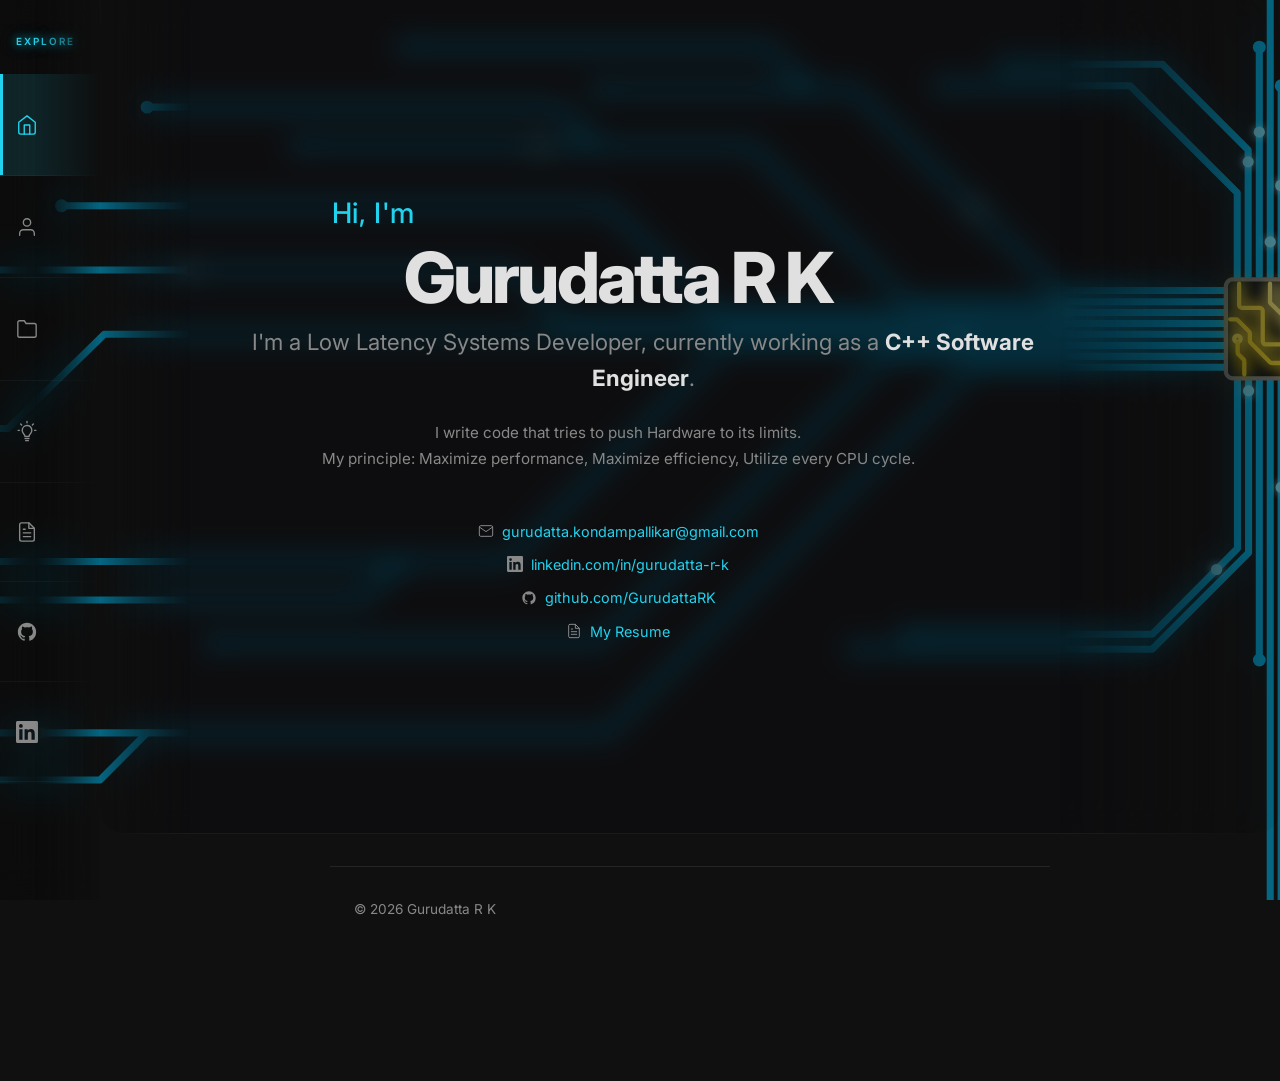
<file: index.html>
<!DOCTYPE html>
<html lang="en">
<head>
<meta charset="UTF-8">
<meta name="viewport" content="width=device-width, initial-scale=1">
<meta name="description" content="Gurudatta R K — Systems programmer. Portfolio of low-latency systems, x86-64 assembly, and performance engineering.">
<title>Gurudatta R K</title>
<link rel="stylesheet" href="style.css">
<link rel="icon" href="data:image/svg+xml,%3Csvg xmlns='http://www.w3.org/2000/svg' viewBox='0 0 100 100'%3E%3Ctext y='.9em' font-size='90'%3E%E2%9A%A1%3C/text%3E%3C/svg%3E">
</head>
<body class="has-sidenav">
<object class="circuit-bg" data="assets/circuit.svg" type="image/svg+xml"></object>

<nav class="sidenav a1">
  <div class="sidenav-brand">
    <span class="sidenav-brand-dot"></span>
    Explore
  </div>
  <div class="sidenav-links">
    <a href="index.html" class="sidenav-btn active">
      <svg viewBox="0 0 24 24" xmlns="http://www.w3.org/2000/svg"><path d="M3 9l9-7 9 7v11a2 2 0 01-2 2H5a2 2 0 01-2-2z" stroke-linecap="round" stroke-linejoin="round"/><path d="M9 22V12h6v10" stroke-linecap="round" stroke-linejoin="round"/></svg>
      <span>Home</span>
    </a>
    <a href="about.html" class="sidenav-btn">
      <svg viewBox="0 0 24 24" xmlns="http://www.w3.org/2000/svg"><path d="M20 21v-2a4 4 0 00-4-4H8a4 4 0 00-4 4v2" stroke-linecap="round" stroke-linejoin="round"/><circle cx="12" cy="7" r="4"/></svg>
      <span>About</span>
    </a>
    <a href="projects.html" class="sidenav-btn">
      <svg viewBox="0 0 24 24" xmlns="http://www.w3.org/2000/svg"><path d="M22 19a2 2 0 01-2 2H4a2 2 0 01-2-2V5a2 2 0 012-2h5l2 3h9a2 2 0 012 2z" stroke-linecap="round" stroke-linejoin="round"/></svg>
      <span>Projects</span>
    </a>
    <a href="thoughts.html" class="sidenav-btn">
      <svg viewBox="0 0 32 32" xmlns="http://www.w3.org/2000/svg" class="bulb"><path d="M16,7a8.36,8.36,0,0,0-8,8,8.4,8.4,0,0,0,2.29,5.7A4.56,4.56,0,0,1,12,24a1,1,0,0,0,1,1h6a1,1,0,0,0,1-1,4.46,4.46,0,0,1,1.69-3.28A7.87,7.87,0,0,0,24,15a8.17,8.17,0,0,0-2.44-5.83A7.67,7.67,0,0,0,16,7Zm4.34,12.28A6.87,6.87,0,0,0,18.09,23H13.91a7,7,0,0,0-2.2-3.71A6.41,6.41,0,0,1,10,15a6.29,6.29,0,0,1,6-6,5.63,5.63,0,0,1,4.13,1.6A6.16,6.16,0,0,1,22,15,5.93,5.93,0,0,1,20.31,19.28Z"/><path d="M19,26H13a1,1,0,0,0,0,2h6a1,1,0,0,0,0-2Z"/><path d="M18,29H14a1,1,0,0,0,0,2h4a1,1,0,0,0,0-2Z"/><path d="M16,5a1,1,0,0,0,1-1V2a1,1,0,0,0-2,0V4A1,1,0,0,0,16,5Z"/><path d="M5,14H3a1,1,0,0,0,0,2H5a1,1,0,0,0,0-2Z"/><path d="M29,14H27a1,1,0,0,0,0,2h2a1,1,0,0,0,0-2Z"/><path d="M25.9,5.1a1,1,0,0,0-1.41,0L23.07,6.51a1,1,0,0,0,0,1.42,1,1,0,0,0,.71.29,1,1,0,0,0,.71-.29L25.9,6.51A1,1,0,0,0,25.9,5.1Z"/><path d="M8.93,7.93a1,1,0,0,0,0-1.42L7.51,5.1A1,1,0,0,0,6.1,6.51L7.51,7.93a1,1,0,0,0,.71.29A1,1,0,0,0,8.93,7.93Z"/></svg>
      <span>Thoughts</span>
    </a>
  </div>
  <div class="sidenav-links">
    <a href="Gurudatta_Resume.pdf" target="_blank" class="sidenav-btn sidenav-ext">
      <svg viewBox="0 0 24 24" xmlns="http://www.w3.org/2000/svg"><path d="M14 2H6a2 2 0 00-2 2v16a2 2 0 002 2h12a2 2 0 002-2V8z" stroke-linecap="round" stroke-linejoin="round"/><path d="M14 2v6h6M16 13H8M16 17H8M10 9H8" stroke-linecap="round" stroke-linejoin="round"/></svg>
      <span>Resume</span>
    </a>
    <a href="https://github.com/GurudattaRK" target="_blank" rel="noopener" class="sidenav-btn sidenav-ext">
      <svg viewBox="0 0 24 24" xmlns="http://www.w3.org/2000/svg" class="fill-icon"><path d="M12 2C6.477 2 2 6.484 2 12.017c0 4.425 2.865 8.18 6.839 9.504.5.092.682-.217.682-.483 0-.237-.008-.868-.013-1.703-2.782.605-3.369-1.343-3.369-1.343-.454-1.158-1.11-1.466-1.11-1.466-.908-.62.069-.608.069-.608 1.003.07 1.531 1.032 1.531 1.032.892 1.53 2.341 1.088 2.91.832.092-.647.35-1.088.636-1.338-2.22-.253-4.555-1.113-4.555-4.951 0-1.093.39-1.988 1.029-2.688-.103-.253-.446-1.272.098-2.65 0 0 .84-.27 2.75 1.026A9.564 9.564 0 0112 6.844c.85.004 1.705.115 2.504.337 1.909-1.296 2.747-1.027 2.747-1.027.546 1.379.202 2.398.1 2.651.64.7 1.028 1.595 1.028 2.688 0 3.848-2.339 4.695-4.566 4.943.359.309.678.92.678 1.855 0 1.338-.012 2.419-.012 2.747 0 .268.18.58.688.482A10.019 10.019 0 0022 12.017C22 6.484 17.522 2 12 2z"/></svg>
      <span>GitHub</span>
    </a>
    <a href="https://www.linkedin.com/in/gurudatta-r-k/" target="_blank" rel="noopener" class="sidenav-btn sidenav-ext">
      <svg viewBox="0 0 24 24" xmlns="http://www.w3.org/2000/svg" class="fill-icon"><path d="M20.447 20.452h-3.554v-5.569c0-1.328-.027-3.037-1.852-3.037-1.853 0-2.136 1.445-2.136 2.939v5.667H9.351V9h3.414v1.561h.046c.477-.9 1.637-1.85 3.37-1.85 3.601 0 4.267 2.37 4.267 5.455v6.286zM5.337 7.433a2.062 2.062 0 01-2.063-2.065 2.064 2.064 0 112.063 2.065zm1.782 13.019H3.555V9h3.564v11.452zM22.225 0H1.771C.792 0 0 .774 0 1.729v20.542C0 23.227.792 24 1.771 24h20.451C23.2 24 24 23.227 24 22.271V1.729C24 .774 23.2 0 22.222 0h.003z"/></svg>
      <span>LinkedIn</span>
    </a>
  </div>
</nav>

<main>
  <section class="hero">
    <p class="hi a1">Hi, I'm</p>
    <h1 class="a1">Gurudatta R K</h1>
    <p class="tagline tagline-right a2"><span class="norm">I'm a Low Latency Systems Developer, currently working as a </span><span class="bold">C++ Software Engineer</span><span class="norm">.</span></p>
    <p class="hero-bio a3">I write code that tries to push Hardware to its limits.<br>My principle: Maximize performance, Maximize efficiency, Utilize every CPU cycle.</p>
    <div class="hero-contact a4">
      <div class="hero-contact-item">
        <svg viewBox="0 0 24 24" xmlns="http://www.w3.org/2000/svg"><path d="M4 4h16c1.1 0 2 .9 2 2v12c0 1.1-.9 2-2 2H4c-1.1 0-2-.9-2-2V6c0-1.1.9-2 2-2z" stroke="currentColor" stroke-width="1.5" fill="none"/><path d="M22 6l-10 7L2 6" stroke="currentColor" stroke-width="1.5" fill="none"/></svg>
        <span class="email-select">gurudatta.kondampallikar@gmail.com</span>
      </div>
      <div class="hero-contact-item">
        <svg viewBox="0 0 24 24" xmlns="http://www.w3.org/2000/svg" class="fill-icon"><path d="M20.447 20.452h-3.554v-5.569c0-1.328-.027-3.037-1.852-3.037-1.853 0-2.136 1.445-2.136 2.939v5.667H9.351V9h3.414v1.561h.046c.477-.9 1.637-1.85 3.37-1.85 3.601 0 4.267 2.37 4.267 5.455v6.286zM5.337 7.433a2.062 2.062 0 01-2.063-2.065 2.064 2.064 0 112.063 2.065zm1.782 13.019H3.555V9h3.564v11.452zM22.225 0H1.771C.792 0 0 .774 0 1.729v20.542C0 23.227.792 24 1.771 24h20.451C23.2 24 24 23.227 24 22.271V1.729C24 .774 23.2 0 22.222 0h.003z"/></svg>
        <a href="https://www.linkedin.com/in/gurudatta-r-k/" target="_blank" rel="noopener">linkedin.com/in/gurudatta-r-k</a>
      </div>
      <div class="hero-contact-item">
        <svg viewBox="0 0 24 24" xmlns="http://www.w3.org/2000/svg" class="fill-icon"><path d="M12 2C6.477 2 2 6.484 2 12.017c0 4.425 2.865 8.18 6.839 9.504.5.092.682-.217.682-.483 0-.237-.008-.868-.013-1.703-2.782.605-3.369-1.343-3.369-1.343-.454-1.158-1.11-1.466-1.11-1.466-.908-.62.069-.608.069-.608 1.003.07 1.531 1.032 1.531 1.032.892 1.53 2.341 1.088 2.91.832.092-.647.35-1.088.636-1.338-2.22-.253-4.555-1.113-4.555-4.951 0-1.093.39-1.988 1.029-2.688-.103-.253-.446-1.272.098-2.65 0 0 .84-.27 2.75 1.026A9.564 9.564 0 0112 6.844c.85.004 1.705.115 2.504.337 1.909-1.296 2.747-1.027 2.747-1.027.546 1.379.202 2.398.1 2.651.64.7 1.028 1.595 1.028 2.688 0 3.848-2.339 4.695-4.566 4.943.359.309.678.92.678 1.855 0 1.338-.012 2.419-.012 2.747 0 .268.18.58.688.482A10.019 10.019 0 0022 12.017C22 6.484 17.522 2 12 2z"/></svg>
        <a href="https://github.com/GurudattaRK" target="_blank" rel="noopener">github.com/GurudattaRK</a>
      </div>
      <div class="hero-contact-item">
        <svg viewBox="0 0 24 24" xmlns="http://www.w3.org/2000/svg"><path d="M14 2H6a2 2 0 00-2 2v16a2 2 0 002 2h12a2 2 0 002-2V8z" stroke="currentColor" stroke-width="1.5" fill="none"/><path d="M14 2v6h6M16 13H8M16 17H8M10 9H8" stroke="currentColor" stroke-width="1.5" fill="none" stroke-linecap="round"/></svg>
        <a href="Gurudatta_Resume.pdf" target="_blank" rel="noopener">My Resume</a>
      </div>
    </div>
  </section>
</main>

<footer>
  <span>&copy; 2026 Gurudatta R K</span>
</footer>

  <nav class="mobile-nav">
    <a href="index.html" class="mobile-nav-btn active"><svg viewBox="0 0 24 24"><path d="M3 9l9-7 9 7v11a2 2 0 01-2 2H5a2 2 0 01-2-2z"/><path d="M9 22V12h6v10"/></svg><span>Home</span></a>
    <a href="about.html" class="mobile-nav-btn"><svg viewBox="0 0 24 24"><path d="M20 21v-2a4 4 0 00-4-4H8a4 4 0 00-4 4v2"/><circle cx="12" cy="7" r="4"/></svg><span>About</span></a>
    <a href="projects.html" class="mobile-nav-btn"><svg viewBox="0 0 24 24"><path d="M22 19a2 2 0 01-2 2H4a2 2 0 01-2-2V5a2 2 0 012-2h5l2 3h9a2 2 0 012 2z"/></svg><span>Projects</span></a>
    <a href="thoughts.html" class="mobile-nav-btn"><svg viewBox="0 0 24 24"><path d="M12 20h9"/><path d="M16.5 3.5a2.121 2.121 0 013 3L7 19l-4 1 1-4L16.5 3.5z"/></svg><span>Thoughts</span></a>
    <a href="https://github.com/GurudattaRK" target="_blank" rel="noopener" class="mobile-nav-btn"><svg viewBox="0 0 24 24" class="fill-icon"><path d="M12 2C6.477 2 2 6.484 2 12.017c0 4.425 2.865 8.18 6.839 9.504.5.092.682-.217.682-.483 0-.237-.008-.868-.013-1.703-2.782.605-3.369-1.343-3.369-1.343-.454-1.158-1.11-1.466-1.11-1.466-.908-.62.069-.608.069-.608 1.003.07 1.531 1.032 1.531 1.032.892 1.53 2.341 1.088 2.91.832.092-.647.35-1.088.636-1.338-2.22-.253-4.555-1.113-4.555-4.951 0-1.093.39-1.988 1.029-2.688-.103-.253-.446-1.272.098-2.65 0 0 .84-.27 2.75 1.026A9.564 9.564 0 0112 6.844c.85.004 1.705.115 2.504.337 1.909-1.296 2.747-1.027 2.747-1.027.546 1.379.202 2.398.1 2.651.64.7 1.028 1.595 1.028 2.688 0 3.848-2.339 4.695-4.566 4.943.359.309.678.92.678 1.855 0 1.338-.012 2.419-.012 2.747 0 .268.18.58.688.482A10.019 10.019 0 0022 12.017C22 6.484 17.522 2 12 2z"/></svg><span>GitHub</span></a>
  </nav>
</body>
</html>
</file>
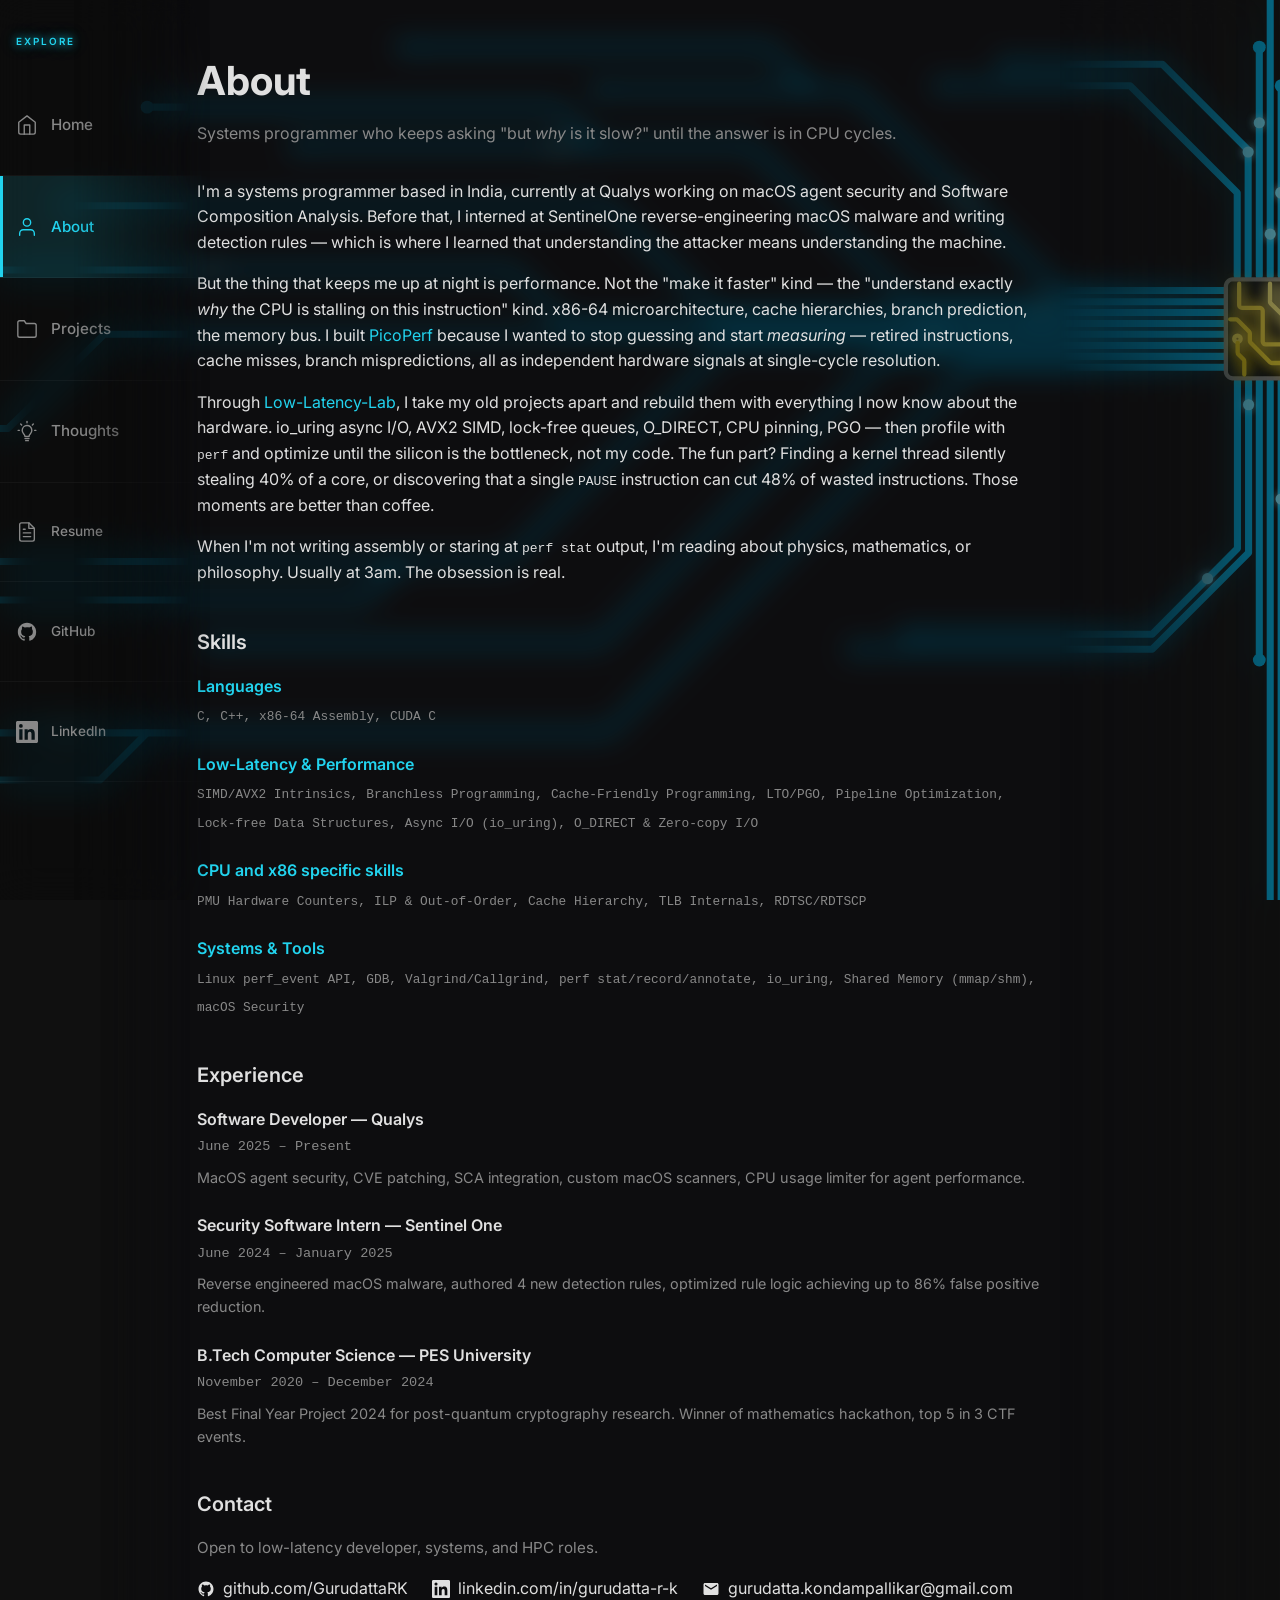
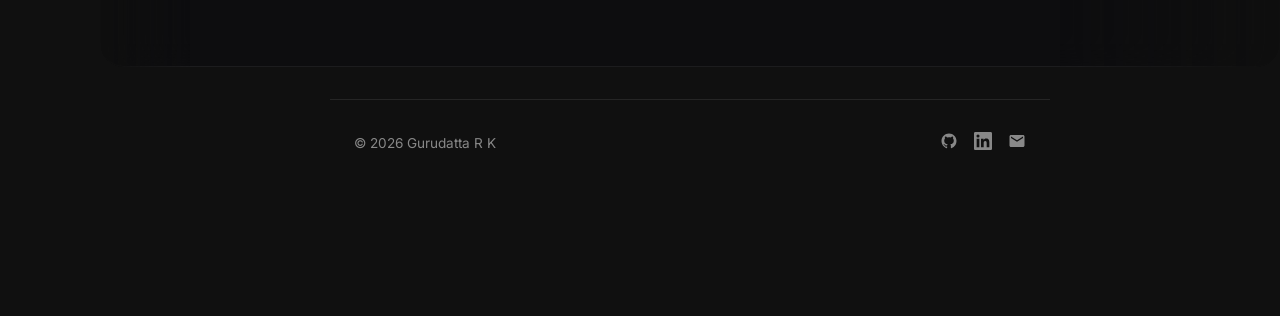
<file: about.html>
<!DOCTYPE html>
<html lang="en">

<head>
  <meta charset="UTF-8">
  <meta name="viewport" content="width=device-width, initial-scale=1">
  <meta name="description"
    content="About Gurudatta R K — systems programmer, low-latency engineer, and hardware performance enthusiast.">
  <title>About — Gurudatta R K</title>
  <link rel="stylesheet" href="style.css">
  <link rel="icon"
    href="data:image/svg+xml,%3Csvg xmlns='http://www.w3.org/2000/svg' viewBox='0 0 100 100'%3E%3Ctext y='.9em' font-size='90'%3E%E2%9A%A1%3C/text%3E%3C/svg%3E">
</head>

<body class="has-sidenav">
  <object class="circuit-bg" data="assets/circuit.svg" type="image/svg+xml"></object>

  <nav class="sidenav a1">
    <div class="sidenav-brand">
      <span class="sidenav-brand-dot"></span>
      Explore
    </div>
    <div class="sidenav-links">
      <a href="index.html" class="sidenav-btn">
        <svg viewBox="0 0 24 24" xmlns="http://www.w3.org/2000/svg"><path d="M3 9l9-7 9 7v11a2 2 0 01-2 2H5a2 2 0 01-2-2z" stroke-linecap="round" stroke-linejoin="round"/><path d="M9 22V12h6v10" stroke-linecap="round" stroke-linejoin="round"/></svg>
        <span>Home</span>
      </a>
      <a href="about.html" class="sidenav-btn active">
        <svg viewBox="0 0 24 24" xmlns="http://www.w3.org/2000/svg"><path d="M20 21v-2a4 4 0 00-4-4H8a4 4 0 00-4 4v2" stroke-linecap="round" stroke-linejoin="round"/><circle cx="12" cy="7" r="4"/></svg>
        <span>About</span>
      </a>
      <a href="projects.html" class="sidenav-btn">
        <svg viewBox="0 0 24 24" xmlns="http://www.w3.org/2000/svg"><path d="M22 19a2 2 0 01-2 2H4a2 2 0 01-2-2V5a2 2 0 012-2h5l2 3h9a2 2 0 012 2z" stroke-linecap="round" stroke-linejoin="round"/></svg>
        <span>Projects</span>
      </a>
      <a href="thoughts.html" class="sidenav-btn">
        <svg viewBox="0 0 32 32" xmlns="http://www.w3.org/2000/svg" class="bulb"><path d="M16,7a8.36,8.36,0,0,0-8,8,8.4,8.4,0,0,0,2.29,5.7A4.56,4.56,0,0,1,12,24a1,1,0,0,0,1,1h6a1,1,0,0,0,1-1,4.46,4.46,0,0,1,1.69-3.28A7.87,7.87,0,0,0,24,15a8.17,8.17,0,0,0-2.44-5.83A7.67,7.67,0,0,0,16,7Zm4.34,12.28A6.87,6.87,0,0,0,18.09,23H13.91a7,7,0,0,0-2.2-3.71A6.41,6.41,0,0,1,10,15a6.29,6.29,0,0,1,6-6,5.63,5.63,0,0,1,4.13,1.6A6.16,6.16,0,0,1,22,15,5.93,5.93,0,0,1,20.31,19.28Z"/><path d="M19,26H13a1,1,0,0,0,0,2h6a1,1,0,0,0,0-2Z"/><path d="M18,29H14a1,1,0,0,0,0,2h4a1,1,0,0,0,0-2Z"/><path d="M16,5a1,1,0,0,0,1-1V2a1,1,0,0,0-2,0V4A1,1,0,0,0,16,5Z"/><path d="M5,14H3a1,1,0,0,0,0,2H5a1,1,0,0,0,0-2Z"/><path d="M29,14H27a1,1,0,0,0,0,2h2a1,1,0,0,0,0-2Z"/><path d="M25.9,5.1a1,1,0,0,0-1.41,0L23.07,6.51a1,1,0,0,0,0,1.42,1,1,0,0,0,.71.29,1,1,0,0,0,.71-.29L25.9,6.51A1,1,0,0,0,25.9,5.1Z"/><path d="M8.93,7.93a1,1,0,0,0,0-1.42L7.51,5.1A1,1,0,0,0,6.1,6.51L7.51,7.93a1,1,0,0,0,.71.29A1,1,0,0,0,8.93,7.93Z"/></svg>
        <span>Thoughts</span>
      </a>
    </div>
    <div class="sidenav-divider"></div>
    <div class="sidenav-links">
      <a href="Gurudatta_Resume.pdf" target="_blank" class="sidenav-btn sidenav-ext">
        <svg viewBox="0 0 24 24" xmlns="http://www.w3.org/2000/svg"><path d="M14 2H6a2 2 0 00-2 2v16a2 2 0 002 2h12a2 2 0 002-2V8z" stroke-linecap="round" stroke-linejoin="round"/><path d="M14 2v6h6M16 13H8M16 17H8M10 9H8" stroke-linecap="round" stroke-linejoin="round"/></svg>
        <span>Resume</span>
      </a>
      <a href="https://github.com/GurudattaRK" target="_blank" rel="noopener" class="sidenav-btn sidenav-ext">
        <svg viewBox="0 0 24 24" xmlns="http://www.w3.org/2000/svg" class="fill-icon"><path d="M12 2C6.477 2 2 6.484 2 12.017c0 4.425 2.865 8.18 6.839 9.504.5.092.682-.217.682-.483 0-.237-.008-.868-.013-1.703-2.782.605-3.369-1.343-3.369-1.343-.454-1.158-1.11-1.466-1.11-1.466-.908-.62.069-.608.069-.608 1.003.07 1.531 1.032 1.531 1.032.892 1.53 2.341 1.088 2.91.832.092-.647.35-1.088.636-1.338-2.22-.253-4.555-1.113-4.555-4.951 0-1.093.39-1.988 1.029-2.688-.103-.253-.446-1.272.098-2.65 0 0 .84-.27 2.75 1.026A9.564 9.564 0 0112 6.844c.85.004 1.705.115 2.504.337 1.909-1.296 2.747-1.027 2.747-1.027.546 1.379.202 2.398.1 2.651.64.7 1.028 1.595 1.028 2.688 0 3.848-2.339 4.695-4.566 4.943.359.309.678.92.678 1.855 0 1.338-.012 2.419-.012 2.747 0 .268.18.58.688.482A10.019 10.019 0 0022 12.017C22 6.484 17.522 2 12 2z"/></svg>
        <span>GitHub</span>
      </a>
      <a href="https://www.linkedin.com/in/gurudatta-r-k/" target="_blank" rel="noopener" class="sidenav-btn sidenav-ext">
        <svg viewBox="0 0 24 24" xmlns="http://www.w3.org/2000/svg" class="fill-icon"><path d="M20.447 20.452h-3.554v-5.569c0-1.328-.027-3.037-1.852-3.037-1.853 0-2.136 1.445-2.136 2.939v5.667H9.351V9h3.414v1.561h.046c.477-.9 1.637-1.85 3.37-1.85 3.601 0 4.267 2.37 4.267 5.455v6.286zM5.337 7.433a2.062 2.062 0 01-2.063-2.065 2.064 2.064 0 112.063 2.065zm1.782 13.019H3.555V9h3.564v11.452zM22.225 0H1.771C.792 0 0 .774 0 1.729v20.542C0 23.227.792 24 1.771 24h20.451C23.2 24 24 23.227 24 22.271V1.729C24 .774 23.2 0 22.222 0h.003z"/></svg>
        <span>LinkedIn</span>
      </a>
    </div>
  </nav>

  <main>
    <h1 class="page-title a1">About</h1>
    <p class="page-sub a2">Systems programmer who keeps asking "but <em>why</em> is it slow?" until the answer is in CPU cycles.</p>


    <section class="a3" style="margin-bottom:2.5rem">
      <p style="margin-bottom:1rem">I'm a systems programmer based in India, currently at Qualys working on macOS
        agent security and Software Composition Analysis. Before that, I interned at SentinelOne reverse-engineering
        macOS malware and writing detection rules — which is where I learned that understanding the attacker means
        understanding the machine.</p>
      <p style="margin-bottom:1rem">But the thing that keeps me up at night is performance. Not the "make it faster"
        kind — the "understand exactly <em>why</em> the CPU is stalling on this instruction" kind. x86-64
        microarchitecture, cache hierarchies, branch prediction, the memory bus. I built
        <a href="https://github.com/GurudattaRK/PicoPerf" target="_blank" rel="noopener" style="color:var(--accent);text-decoration:none">PicoPerf</a>
        because I wanted to stop guessing and start <em>measuring</em> — retired instructions, cache misses, branch
        mispredictions, all as independent hardware signals at single-cycle resolution.</p>
      <p style="margin-bottom:1rem">Through <a href="https://github.com/GurudattaRK/Low-Latency-Lab" target="_blank"
          rel="noopener" style="color:var(--accent);text-decoration:none">Low-Latency-Lab</a>,
        I take my old projects apart and rebuild them with everything I now know about the hardware. io_uring async I/O,
        AVX2 SIMD, lock-free queues, O_DIRECT, CPU pinning, PGO — then profile with <code>perf</code> and optimize until
        the silicon is the bottleneck, not my code. The fun part? Finding a kernel thread silently stealing 40% of a
        core, or discovering that a single <code>PAUSE</code> instruction can cut 48% of wasted instructions. Those
        moments are better than coffee.</p>
      <p>When I'm not writing assembly or staring at <code>perf stat</code> output, I'm reading about physics,
        mathematics, or philosophy. Usually at 3am. The obsession is real.</p>
    </section>

    <section class="a4" style="margin-bottom:2.5rem">
      <h2 style="font-size:1.25rem;font-weight:600;margin-bottom:1rem">Skills</h2>
      <div class="skills">
        <div class="skill-group">
          <h3>Languages</h3>
          <ul>
            <li>C,</li>
            <li>C++,</li>
            <li>x86-64 Assembly,</li>
            <li>CUDA C</li>
          </ul>
        </div>
        <div class="skill-group">
          <h3>Low-Latency & Performance</h3>
          <ul>
            <li>SIMD/AVX2 Intrinsics,</li>
            <li>Branchless Programming,</li>
            <li>Cache-Friendly Programming,</li>
            <li>LTO/PGO,</li>
            <li>Pipeline Optimization,</li>
            <li>Lock-free Data Structures,</li>
            <li>Async I/O (io_uring),</li>
            <li>O_DIRECT & Zero-copy I/O</li>
          </ul>
        </div>
        <div class="skill-group">
          <h3>CPU and x86 specific skills</h3>
          <ul>
            <li>PMU Hardware Counters,</li>
            <li>ILP & Out-of-Order,</li>
            <li>Cache Hierarchy,</li>
            <li>TLB Internals,</li>
            <li>RDTSC/RDTSCP</li>
          </ul>
        </div>
        <div class="skill-group">
          <h3>Systems & Tools</h3>
          <ul>
            <li>Linux perf_event API,</li>
            <li>GDB,</li>
            <li>Valgrind/Callgrind,</li>
            <li>perf stat/record/annotate,</li>
            <li>io_uring,</li>
            <li>Shared Memory (mmap/shm),</li>
            <li>macOS Security</li>
          </ul>
        </div>
      </div>
    </section>

    <section style="margin-bottom:2.5rem">
      <h2 style="font-size:1.25rem;font-weight:600;margin-bottom:1rem">Experience</h2>
      <div class="exp-item">
        <h4>Software Developer — Qualys</h4>
        <div class="exp-meta">June 2025 &ndash; Present</div>
        <p>MacOS agent security, CVE patching, SCA integration, custom macOS scanners, CPU usage limiter for agent
          performance.</p>
      </div>
      <div class="exp-item">
        <h4>Security Software Intern — Sentinel One</h4>
        <div class="exp-meta">June 2024 &ndash; January 2025</div>
        <p>Reverse engineered macOS malware, authored 4 new detection rules, optimized rule logic achieving up to 86%
          false positive reduction.</p>
      </div>
      <div class="exp-item">
        <h4>B.Tech Computer Science — PES University</h4>
        <div class="exp-meta">November 2020 &ndash; December 2024</div>
        <p>Best Final Year Project 2024 for post-quantum cryptography research. Winner of mathematics hackathon, top 5
          in 3 CTF events.</p>
      </div>
    </section>

    <section>
      <h2 style="font-size:1.25rem;font-weight:600;margin-bottom:1rem">Contact</h2>
      <p style="color:var(--muted);font-size:.95rem;margin-bottom:.5rem">Open to low-latency developer, systems, and HPC
        roles.</p>
      <div class="contact-links">
        <a href="https://github.com/GurudattaRK" target="_blank" rel="noopener">
          <svg>
            <use href="assets/icons.svg#github" />
          </svg> github.com/GurudattaRK
        </a>
        <a href="https://www.linkedin.com/in/gurudatta-r-k/" target="_blank" rel="noopener">
          <svg>
            <use href="assets/icons.svg#linkedin" />
          </svg> linkedin.com/in/gurudatta-r-k
        </a>
        <a href="mailto:gurudatta.kondampallikar@gmail.com">
          <svg>
            <use href="assets/icons.svg#email" />
          </svg> gurudatta.kondampallikar@gmail.com
        </a>
      </div>
    </section>
  </main>

  <footer>
    <span>&copy; 2026 Gurudatta R K</span>
    <div class="social">
      <a href="https://github.com/GurudattaRK" target="_blank" rel="noopener" aria-label="GitHub">
        <svg>
          <use href="assets/icons.svg#github" />
        </svg>
      </a>
      <a href="https://www.linkedin.com/in/gurudatta-r-k/" target="_blank" rel="noopener" aria-label="LinkedIn">
        <svg>
          <use href="assets/icons.svg#linkedin" />
        </svg>
      </a>
      <a href="mailto:gurudatta.kondampallikar@gmail.com" aria-label="Email">
        <svg>
          <use href="assets/icons.svg#email" />
        </svg>
      </a>
    </div>
  </footer>

  <nav class="mobile-nav">
    <a href="index.html" class="mobile-nav-btn"><svg viewBox="0 0 24 24"><path d="M3 9l9-7 9 7v11a2 2 0 01-2 2H5a2 2 0 01-2-2z"/><path d="M9 22V12h6v10"/></svg><span>Home</span></a>
    <a href="about.html" class="mobile-nav-btn active"><svg viewBox="0 0 24 24"><path d="M20 21v-2a4 4 0 00-4-4H8a4 4 0 00-4 4v2"/><circle cx="12" cy="7" r="4"/></svg><span>About</span></a>
    <a href="projects.html" class="mobile-nav-btn"><svg viewBox="0 0 24 24"><path d="M22 19a2 2 0 01-2 2H4a2 2 0 01-2-2V5a2 2 0 012-2h5l2 3h9a2 2 0 012 2z"/></svg><span>Projects</span></a>
    <a href="thoughts.html" class="mobile-nav-btn"><svg viewBox="0 0 24 24"><path d="M12 20h9"/><path d="M16.5 3.5a2.121 2.121 0 013 3L7 19l-4 1 1-4L16.5 3.5z"/></svg><span>Thoughts</span></a>
    <a href="https://github.com/GurudattaRK" target="_blank" rel="noopener" class="mobile-nav-btn"><svg viewBox="0 0 24 24" class="fill-icon"><path d="M12 2C6.477 2 2 6.484 2 12.017c0 4.425 2.865 8.18 6.839 9.504.5.092.682-.217.682-.483 0-.237-.008-.868-.013-1.703-2.782.605-3.369-1.343-3.369-1.343-.454-1.158-1.11-1.466-1.11-1.466-.908-.62.069-.608.069-.608 1.003.07 1.531 1.032 1.531 1.032.892 1.53 2.341 1.088 2.91.832.092-.647.35-1.088.636-1.338-2.22-.253-4.555-1.113-4.555-4.951 0-1.093.39-1.988 1.029-2.688-.103-.253-.446-1.272.098-2.65 0 0 .84-.27 2.75 1.026A9.564 9.564 0 0112 6.844c.85.004 1.705.115 2.504.337 1.909-1.296 2.747-1.027 2.747-1.027.546 1.379.202 2.398.1 2.651.64.7 1.028 1.595 1.028 2.688 0 3.848-2.339 4.695-4.566 4.943.359.309.678.92.678 1.855 0 1.338-.012 2.419-.012 2.747 0 .268.18.58.688.482A10.019 10.019 0 0022 12.017C22 6.484 17.522 2 12 2z"/></svg><span>GitHub</span></a>
  </nav>
</body>

</html>
</file>
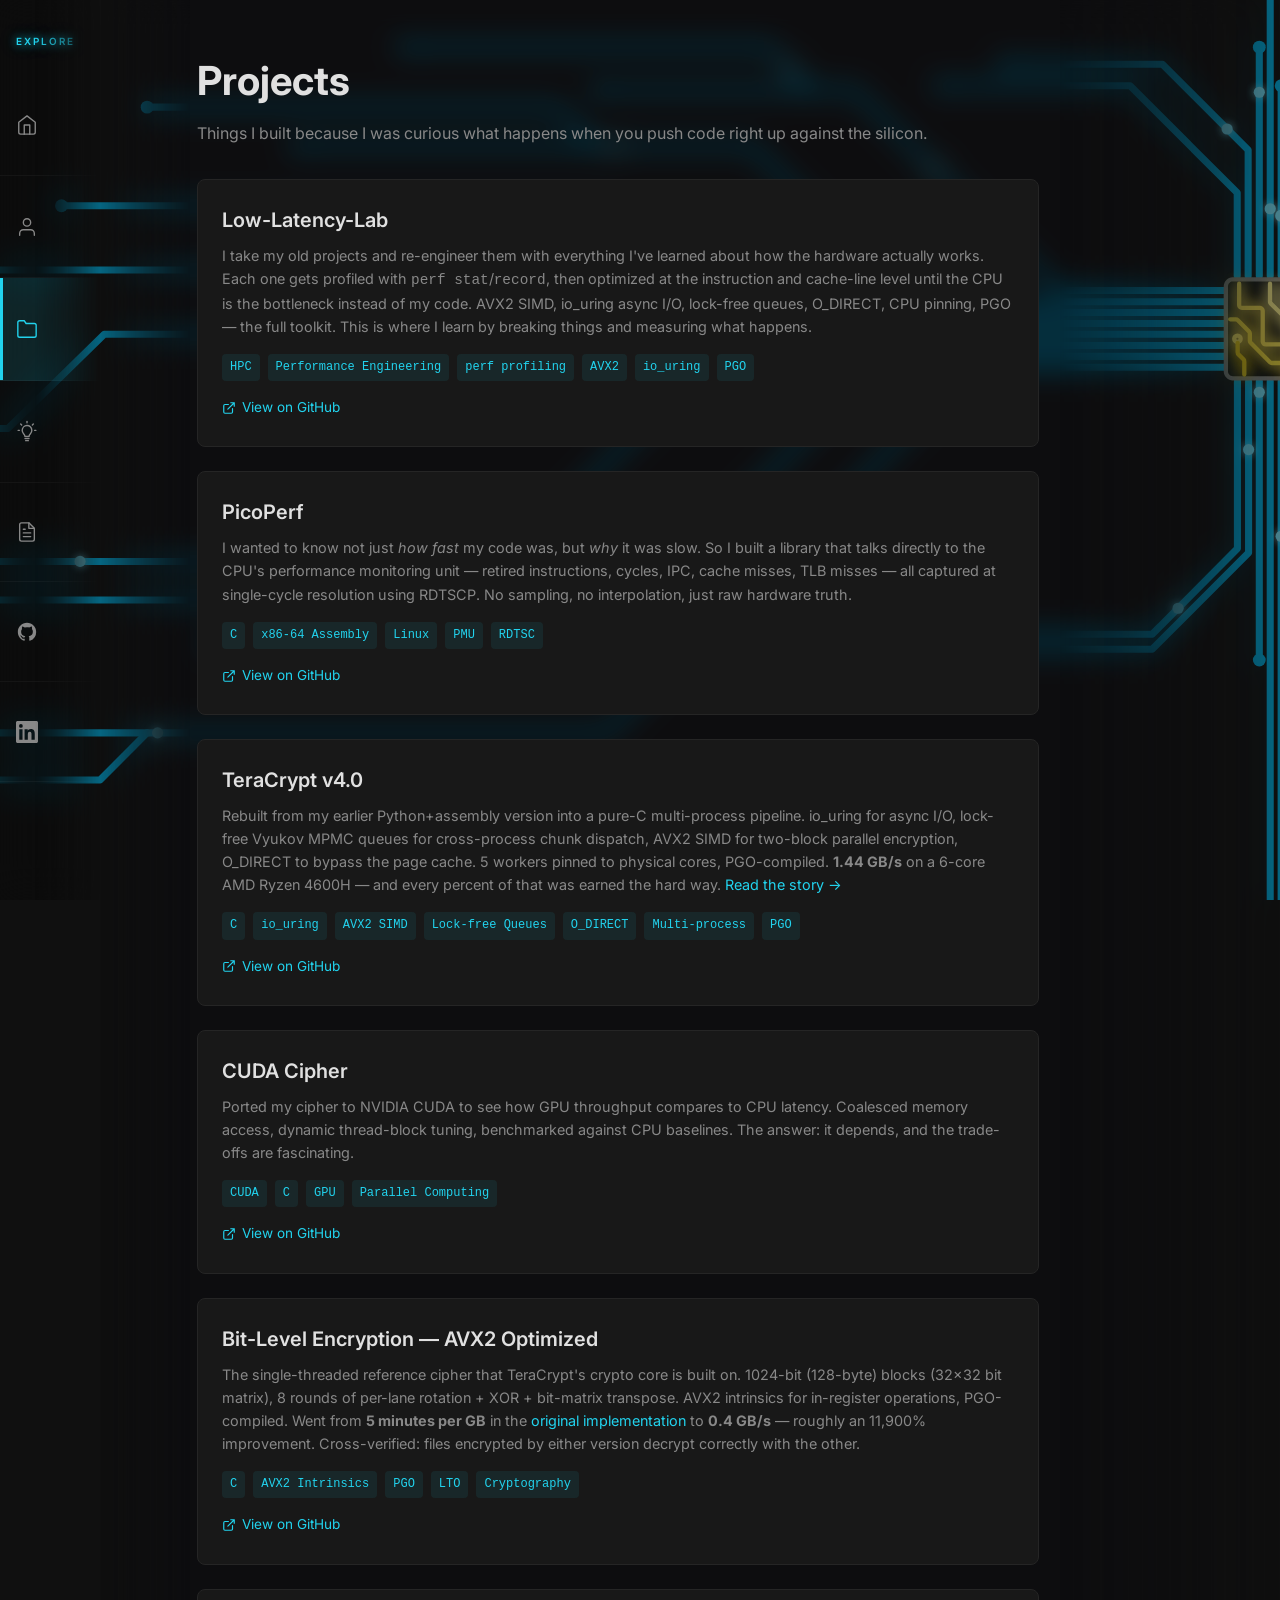
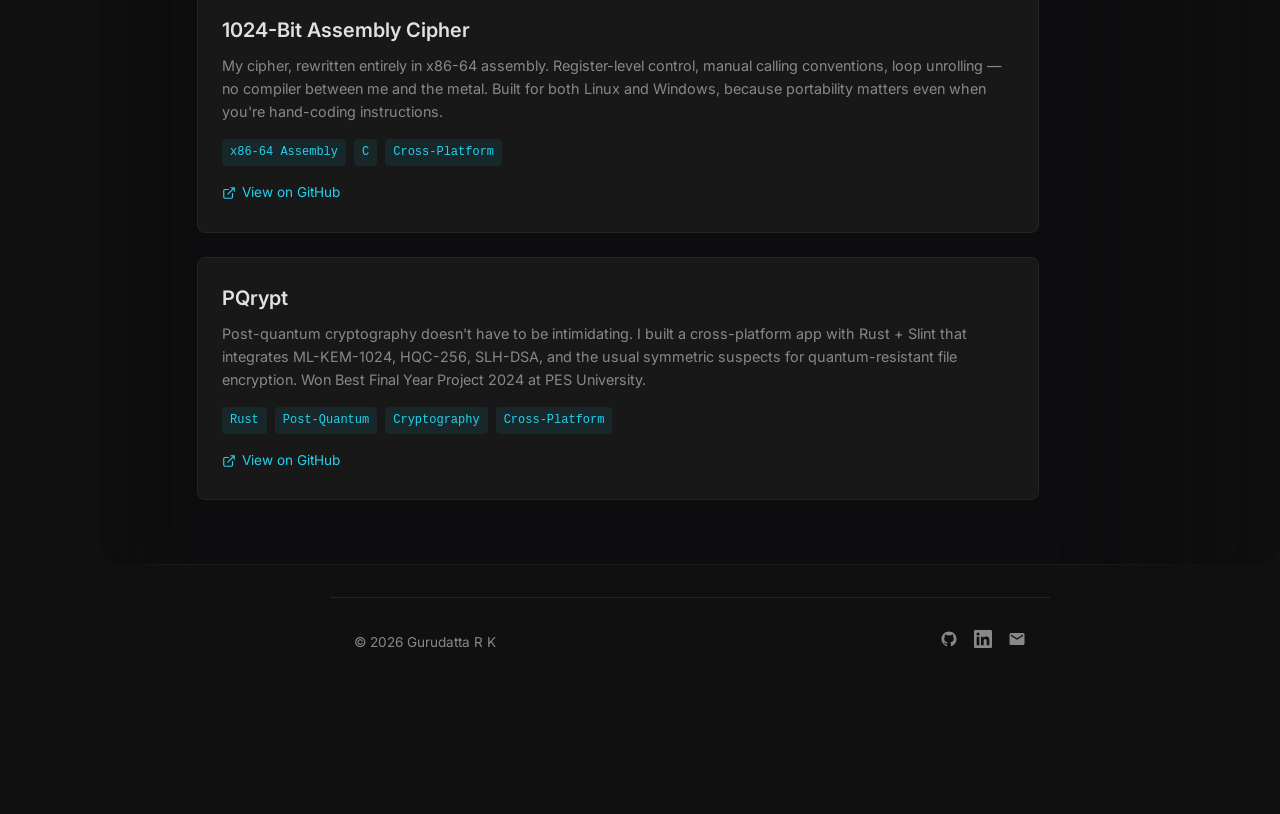
<file: projects.html>
<!DOCTYPE html>
<html lang="en">

<head>
  <meta charset="UTF-8">
  <meta name="viewport" content="width=device-width, initial-scale=1">
  <meta name="description"
    content="Projects by Gurudatta R K — Low-Latency-Lab, PicoPerf, TeraCrypt, Bit-Level Encryption, and more low-latency systems work.">
  <title>Projects — Gurudatta R K</title>
  <link rel="stylesheet" href="style.css">
  <link rel="icon"
    href="data:image/svg+xml,%3Csvg xmlns='http://www.w3.org/2000/svg' viewBox='0 0 100 100'%3E%3Ctext y='.9em' font-size='90'%3E%E2%9A%A1%3C/text%3E%3C/svg%3E">
</head>

<body class="has-sidenav">
  <object class="circuit-bg" data="assets/circuit.svg" type="image/svg+xml"></object>

  <nav class="sidenav a1">
    <div class="sidenav-brand">
      <span class="sidenav-brand-dot"></span>
      Explore
    </div>
    <div class="sidenav-links">
      <a href="index.html" class="sidenav-btn">
        <svg viewBox="0 0 24 24" xmlns="http://www.w3.org/2000/svg"><path d="M3 9l9-7 9 7v11a2 2 0 01-2 2H5a2 2 0 01-2-2z" stroke-linecap="round" stroke-linejoin="round"/><path d="M9 22V12h6v10" stroke-linecap="round" stroke-linejoin="round"/></svg>
        <span>Home</span>
      </a>
      <a href="about.html" class="sidenav-btn">
        <svg viewBox="0 0 24 24" xmlns="http://www.w3.org/2000/svg"><path d="M20 21v-2a4 4 0 00-4-4H8a4 4 0 00-4 4v2" stroke-linecap="round" stroke-linejoin="round"/><circle cx="12" cy="7" r="4"/></svg>
        <span>About</span>
      </a>
      <a href="projects.html" class="sidenav-btn active">
        <svg viewBox="0 0 24 24" xmlns="http://www.w3.org/2000/svg"><path d="M22 19a2 2 0 01-2 2H4a2 2 0 01-2-2V5a2 2 0 012-2h5l2 3h9a2 2 0 012 2z" stroke-linecap="round" stroke-linejoin="round"/></svg>
        <span>Projects</span>
      </a>
      <a href="thoughts.html" class="sidenav-btn">
        <svg viewBox="0 0 32 32" xmlns="http://www.w3.org/2000/svg" class="bulb"><path d="M16,7a8.36,8.36,0,0,0-8,8,8.4,8.4,0,0,0,2.29,5.7A4.56,4.56,0,0,1,12,24a1,1,0,0,0,1,1h6a1,1,0,0,0,1-1,4.46,4.46,0,0,1,1.69-3.28A7.87,7.87,0,0,0,24,15a8.17,8.17,0,0,0-2.44-5.83A7.67,7.67,0,0,0,16,7Zm4.34,12.28A6.87,6.87,0,0,0,18.09,23H13.91a7,7,0,0,0-2.2-3.71A6.41,6.41,0,0,1,10,15a6.29,6.29,0,0,1,6-6,5.63,5.63,0,0,1,4.13,1.6A6.16,6.16,0,0,1,22,15,5.93,5.93,0,0,1,20.31,19.28Z"/><path d="M19,26H13a1,1,0,0,0,0,2h6a1,1,0,0,0,0-2Z"/><path d="M18,29H14a1,1,0,0,0,0,2h4a1,1,0,0,0,0-2Z"/><path d="M16,5a1,1,0,0,0,1-1V2a1,1,0,0,0-2,0V4A1,1,0,0,0,16,5Z"/><path d="M5,14H3a1,1,0,0,0,0,2H5a1,1,0,0,0,0-2Z"/><path d="M29,14H27a1,1,0,0,0,0,2h2a1,1,0,0,0,0-2Z"/><path d="M25.9,5.1a1,1,0,0,0-1.41,0L23.07,6.51a1,1,0,0,0,0,1.42,1,1,0,0,0,.71.29,1,1,0,0,0,.71-.29L25.9,6.51A1,1,0,0,0,25.9,5.1Z"/><path d="M8.93,7.93a1,1,0,0,0,0-1.42L7.51,5.1A1,1,0,0,0,6.1,6.51L7.51,7.93a1,1,0,0,0,.71.29A1,1,0,0,0,8.93,7.93Z"/></svg>
        <span>Thoughts</span>
      </a>
    </div>
    <div class="sidenav-divider"></div>
    <div class="sidenav-links">
      <a href="Gurudatta_Resume.pdf" target="_blank" class="sidenav-btn sidenav-ext">
        <svg viewBox="0 0 24 24" xmlns="http://www.w3.org/2000/svg"><path d="M14 2H6a2 2 0 00-2 2v16a2 2 0 002 2h12a2 2 0 002-2V8z" stroke-linecap="round" stroke-linejoin="round"/><path d="M14 2v6h6M16 13H8M16 17H8M10 9H8" stroke-linecap="round" stroke-linejoin="round"/></svg>
        <span>Resume</span>
      </a>
      <a href="https://github.com/GurudattaRK" target="_blank" rel="noopener" class="sidenav-btn sidenav-ext">
        <svg viewBox="0 0 24 24" xmlns="http://www.w3.org/2000/svg" class="fill-icon"><path d="M12 2C6.477 2 2 6.484 2 12.017c0 4.425 2.865 8.18 6.839 9.504.5.092.682-.217.682-.483 0-.237-.008-.868-.013-1.703-2.782.605-3.369-1.343-3.369-1.343-.454-1.158-1.11-1.466-1.11-1.466-.908-.62.069-.608.069-.608 1.003.07 1.531 1.032 1.531 1.032.892 1.53 2.341 1.088 2.91.832.092-.647.35-1.088.636-1.338-2.22-.253-4.555-1.113-4.555-4.951 0-1.093.39-1.988 1.029-2.688-.103-.253-.446-1.272.098-2.65 0 0 .84-.27 2.75 1.026A9.564 9.564 0 0112 6.844c.85.004 1.705.115 2.504.337 1.909-1.296 2.747-1.027 2.747-1.027.546 1.379.202 2.398.1 2.651.64.7 1.028 1.595 1.028 2.688 0 3.848-2.339 4.695-4.566 4.943.359.309.678.92.678 1.855 0 1.338-.012 2.419-.012 2.747 0 .268.18.58.688.482A10.019 10.019 0 0022 12.017C22 6.484 17.522 2 12 2z"/></svg>
        <span>GitHub</span>
      </a>
      <a href="https://www.linkedin.com/in/gurudatta-r-k/" target="_blank" rel="noopener" class="sidenav-btn sidenav-ext">
        <svg viewBox="0 0 24 24" xmlns="http://www.w3.org/2000/svg" class="fill-icon"><path d="M20.447 20.452h-3.554v-5.569c0-1.328-.027-3.037-1.852-3.037-1.853 0-2.136 1.445-2.136 2.939v5.667H9.351V9h3.414v1.561h.046c.477-.9 1.637-1.85 3.37-1.85 3.601 0 4.267 2.37 4.267 5.455v6.286zM5.337 7.433a2.062 2.062 0 01-2.063-2.065 2.064 2.064 0 112.063 2.065zm1.782 13.019H3.555V9h3.564v11.452zM22.225 0H1.771C.792 0 0 .774 0 1.729v20.542C0 23.227.792 24 1.771 24h20.451C23.2 24 24 23.227 24 22.271V1.729C24 .774 23.2 0 22.222 0h.003z"/></svg>
        <span>LinkedIn</span>
      </a>
    </div>
  </nav>

  <main>
    <h1 class="page-title a1">Projects</h1>
    <p class="page-sub a2">Things I built because I was curious what happens when you push code right up against the silicon.</p>

    <div class="a3" style="display:grid;gap:1.5rem">
      <article class="card a3" onclick="if(!event.target.closest('a'))window.open('https://github.com/GurudattaRK/Low-Latency-Lab','_blank')">
        <h2>Low-Latency-Lab</h2>
        <p>I take my old projects and re-engineer them with everything I've learned about how the hardware
          actually works. Each one gets profiled with <code>perf stat</code>/<code>record</code>, then optimized at
          the instruction and cache-line level until the CPU is the bottleneck instead of my code. AVX2 SIMD,
          io_uring async I/O, lock-free queues, O_DIRECT, CPU pinning, PGO — the full toolkit. This is where I
          learn by breaking things and measuring what happens.</p>
        <div class="tags">
          <span class="tag">HPC</span>
          <span class="tag">Performance Engineering</span>
          <span class="tag">perf profiling</span>
          <span class="tag">AVX2</span>
          <span class="tag">io_uring</span>
          <span class="tag">PGO</span>
        </div>
        <a href="https://github.com/GurudattaRK/Low-Latency-Lab" target="_blank" rel="noopener"
          style="display:inline-flex;align-items:center;gap:.4rem;margin-top:1rem;color:var(--accent);text-decoration:none;font-size:.85rem">
          <svg width="14" height="14">
            <use href="assets/icons.svg#external" />
          </svg> View on GitHub
        </a>
      </article>

      <article class="card a3" onclick="if(!event.target.closest('a'))window.open('https://github.com/GurudattaRK/PicoPerf','_blank')">
        <h2>PicoPerf</h2>
        <p>I wanted to know not just <em>how fast</em> my code was, but <em>why</em> it was slow. So I built a
          library that talks directly to the CPU's performance monitoring unit — retired instructions, cycles, IPC,
          cache misses, TLB misses — all captured at single-cycle resolution using RDTSCP. No sampling, no
          interpolation, just raw hardware truth.</p>
        <div class="tags">
          <span class="tag">C</span>
          <span class="tag">x86-64 Assembly</span>
          <span class="tag">Linux</span>
          <span class="tag">PMU</span>
          <span class="tag">RDTSC</span>
        </div>
        <a href="https://github.com/GurudattaRK/PicoPerf" target="_blank" rel="noopener"
          style="display:inline-flex;align-items:center;gap:.4rem;margin-top:1rem;color:var(--accent);text-decoration:none;font-size:.85rem">
          <svg width="14" height="14">
            <use href="assets/icons.svg#external" />
          </svg> View on GitHub
        </a>
      </article>

      <article class="card a4" onclick="if(!event.target.closest('a'))window.open('https://github.com/GurudattaRK/Low-Latency-Lab','_blank')">
        <h2>TeraCrypt v4.0</h2>
        <p>Rebuilt from my earlier Python+assembly version into a pure-C multi-process pipeline. io_uring for async
          I/O, lock-free Vyukov MPMC queues for cross-process chunk dispatch, AVX2 SIMD for two-block parallel
          encryption, O_DIRECT to bypass the page cache. 5 workers pinned to physical cores, PGO-compiled.
          <strong>1.44 GB/s</strong> on a 6-core AMD Ryzen 4600H — and every percent of that was earned the hard
          way. <a href="teracrypt-journey.html" style="color:var(--accent);text-decoration:none">Read the story
          &rarr;</a></p>
        <div class="tags">
          <span class="tag">C</span>
          <span class="tag">io_uring</span>
          <span class="tag">AVX2 SIMD</span>
          <span class="tag">Lock-free Queues</span>
          <span class="tag">O_DIRECT</span>
          <span class="tag">Multi-process</span>
          <span class="tag">PGO</span>
        </div>
        <a href="https://github.com/GurudattaRK/Low-Latency-Lab" target="_blank" rel="noopener"
          style="display:inline-flex;align-items:center;gap:.4rem;margin-top:1rem;color:var(--accent);text-decoration:none;font-size:.85rem">
          <svg width="14" height="14">
            <use href="assets/icons.svg#external" />
          </svg> View on GitHub
        </a>
      </article>

      <article class="card" onclick="if(!event.target.closest('a'))window.open('https://github.com/GurudattaRK/Project-CUDA','_blank')">
        <h2>CUDA Cipher</h2>
        <p>Ported my cipher to NVIDIA CUDA to see how GPU throughput compares to CPU latency. Coalesced memory
          access, dynamic thread-block tuning, benchmarked against CPU baselines. The answer: it depends, and the
          trade-offs are fascinating.</p>
        <div class="tags">
          <span class="tag">CUDA</span>
          <span class="tag">C</span>
          <span class="tag">GPU</span>
          <span class="tag">Parallel Computing</span>
        </div>
        <a href="https://github.com/GurudattaRK/Project-CUDA" target="_blank" rel="noopener"
          style="display:inline-flex;align-items:center;gap:.4rem;margin-top:1rem;color:var(--accent);text-decoration:none;font-size:.85rem">
          <svg width="14" height="14">
            <use href="assets/icons.svg#external" />
          </svg> View on GitHub
        </a>
      </article>

      <article class="card" onclick="if(!event.target.closest('a'))window.open('https://github.com/GurudattaRK/Low-Latency-Lab','_blank')">
        <h2>Bit-Level Encryption — AVX2 Optimized</h2>
        <p>The single-threaded reference cipher that TeraCrypt's crypto core is built on. 1024-bit (128-byte) blocks (32×32
          bit matrix), 8 rounds of per-lane rotation + XOR + bit-matrix transpose. AVX2 intrinsics for in-register
          operations, PGO-compiled. Went from <strong>5 minutes per GB</strong> in the
          <a href="https://github.com/GurudattaRK/Bit-level-encryption-v1.0" target="_blank" rel="noopener" style="color:var(--accent);text-decoration:none">original implementation</a>
          to <strong>0.4 GB/s</strong> — roughly an 11,900% improvement. Cross-verified: files encrypted by either
          version decrypt correctly with the other.</p>
        <div class="tags">
          <span class="tag">C</span>
          <span class="tag">AVX2 Intrinsics</span>
          <span class="tag">PGO</span>
          <span class="tag">LTO</span>
          <span class="tag">Cryptography</span>
        </div>
        <a href="https://github.com/GurudattaRK/Low-Latency-Lab" target="_blank" rel="noopener"
          style="display:inline-flex;align-items:center;gap:.4rem;margin-top:1rem;color:var(--accent);text-decoration:none;font-size:.85rem">
          <svg width="14" height="14">
            <use href="assets/icons.svg#external" />
          </svg> View on GitHub
        </a>
      </article>

      <article class="card" onclick="if(!event.target.closest('a'))window.open('https://github.com/GurudattaRK/1024-Bit-encryption-v1.1','_blank')">
        <h2>1024-Bit Assembly Cipher</h2>
        <p>My cipher, rewritten entirely in x86-64 assembly. Register-level control, manual calling conventions,
          loop unrolling — no compiler between me and the metal. Built for both Linux and Windows, because
          portability matters even when you're hand-coding instructions.</p>
        <div class="tags">
          <span class="tag">x86-64 Assembly</span>
          <span class="tag">C</span>
          <span class="tag">Cross-Platform</span>
        </div>
        <a href="https://github.com/GurudattaRK/1024-Bit-encryption-v1.1" target="_blank" rel="noopener"
          style="display:inline-flex;align-items:center;gap:.4rem;margin-top:1rem;color:var(--accent);text-decoration:none;font-size:.85rem">
          <svg width="14" height="14">
            <use href="assets/icons.svg#external" />
          </svg> View on GitHub
        </a>
      </article>

      <article class="card" onclick="if(!event.target.closest('a'))window.open('https://github.com/GurudattaRK/PQrypt','_blank')">
        <h2>PQrypt</h2>
        <p>Post-quantum cryptography doesn't have to be intimidating. I built a cross-platform app with Rust + Slint
          that integrates ML-KEM-1024, HQC-256, SLH-DSA, and the usual symmetric suspects for quantum-resistant file
          encryption. Won Best Final Year Project 2024 at PES University.</p>
        <div class="tags">
          <span class="tag">Rust</span>
          <span class="tag">Post-Quantum</span>
          <span class="tag">Cryptography</span>
          <span class="tag">Cross-Platform</span>
        </div>
        <a href="https://github.com/GurudattaRK/PQrypt" target="_blank" rel="noopener"
          style="display:inline-flex;align-items:center;gap:.4rem;margin-top:1rem;color:var(--accent);text-decoration:none;font-size:.85rem">
          <svg width="14" height="14">
            <use href="assets/icons.svg#external" />
          </svg> View on GitHub
        </a>
      </article>
    </div>
  </main>

  <footer>
    <span>&copy; 2026 Gurudatta R K</span>
    <div class="social">
      <a href="https://github.com/GurudattaRK" target="_blank" rel="noopener" aria-label="GitHub">
        <svg>
          <use href="assets/icons.svg#github" />
        </svg>
      </a>
      <a href="https://www.linkedin.com/in/gurudatta-r-k/" target="_blank" rel="noopener" aria-label="LinkedIn">
        <svg>
          <use href="assets/icons.svg#linkedin" />
        </svg>
      </a>
      <a href="mailto:gurudatta.kondampallikar@gmail.com" aria-label="Email">
        <svg>
          <use href="assets/icons.svg#email" />
        </svg>
      </a>
    </div>
  </footer>

  <nav class="mobile-nav">
    <a href="index.html" class="mobile-nav-btn"><svg viewBox="0 0 24 24"><path d="M3 9l9-7 9 7v11a2 2 0 01-2 2H5a2 2 0 01-2-2z"/><path d="M9 22V12h6v10"/></svg><span>Home</span></a>
    <a href="about.html" class="mobile-nav-btn"><svg viewBox="0 0 24 24"><path d="M20 21v-2a4 4 0 00-4-4H8a4 4 0 00-4 4v2"/><circle cx="12" cy="7" r="4"/></svg><span>About</span></a>
    <a href="projects.html" class="mobile-nav-btn active"><svg viewBox="0 0 24 24"><path d="M22 19a2 2 0 01-2 2H4a2 2 0 01-2-2V5a2 2 0 012-2h5l2 3h9a2 2 0 012 2z"/></svg><span>Projects</span></a>
    <a href="thoughts.html" class="mobile-nav-btn"><svg viewBox="0 0 24 24"><path d="M12 20h9"/><path d="M16.5 3.5a2.121 2.121 0 013 3L7 19l-4 1 1-4L16.5 3.5z"/></svg><span>Thoughts</span></a>
    <a href="https://github.com/GurudattaRK" target="_blank" rel="noopener" class="mobile-nav-btn"><svg viewBox="0 0 24 24" class="fill-icon"><path d="M12 2C6.477 2 2 6.484 2 12.017c0 4.425 2.865 8.18 6.839 9.504.5.092.682-.217.682-.483 0-.237-.008-.868-.013-1.703-2.782.605-3.369-1.343-3.369-1.343-.454-1.158-1.11-1.466-1.11-1.466-.908-.62.069-.608.069-.608 1.003.07 1.531 1.032 1.531 1.032.892 1.53 2.341 1.088 2.91.832.092-.647.35-1.088.636-1.338-2.22-.253-4.555-1.113-4.555-4.951 0-1.093.39-1.988 1.029-2.688-.103-.253-.446-1.272.098-2.65 0 0 .84-.27 2.75 1.026A9.564 9.564 0 0112 6.844c.85.004 1.705.115 2.504.337 1.909-1.296 2.747-1.027 2.747-1.027.546 1.379.202 2.398.1 2.651.64.7 1.028 1.595 1.028 2.688 0 3.848-2.339 4.695-4.566 4.943.359.309.678.92.678 1.855 0 1.338-.012 2.419-.012 2.747 0 .268.18.58.688.482A10.019 10.019 0 0022 12.017C22 6.484 17.522 2 12 2z"/></svg><span>GitHub</span></a>
  </nav>
</body>

</html>
</file>
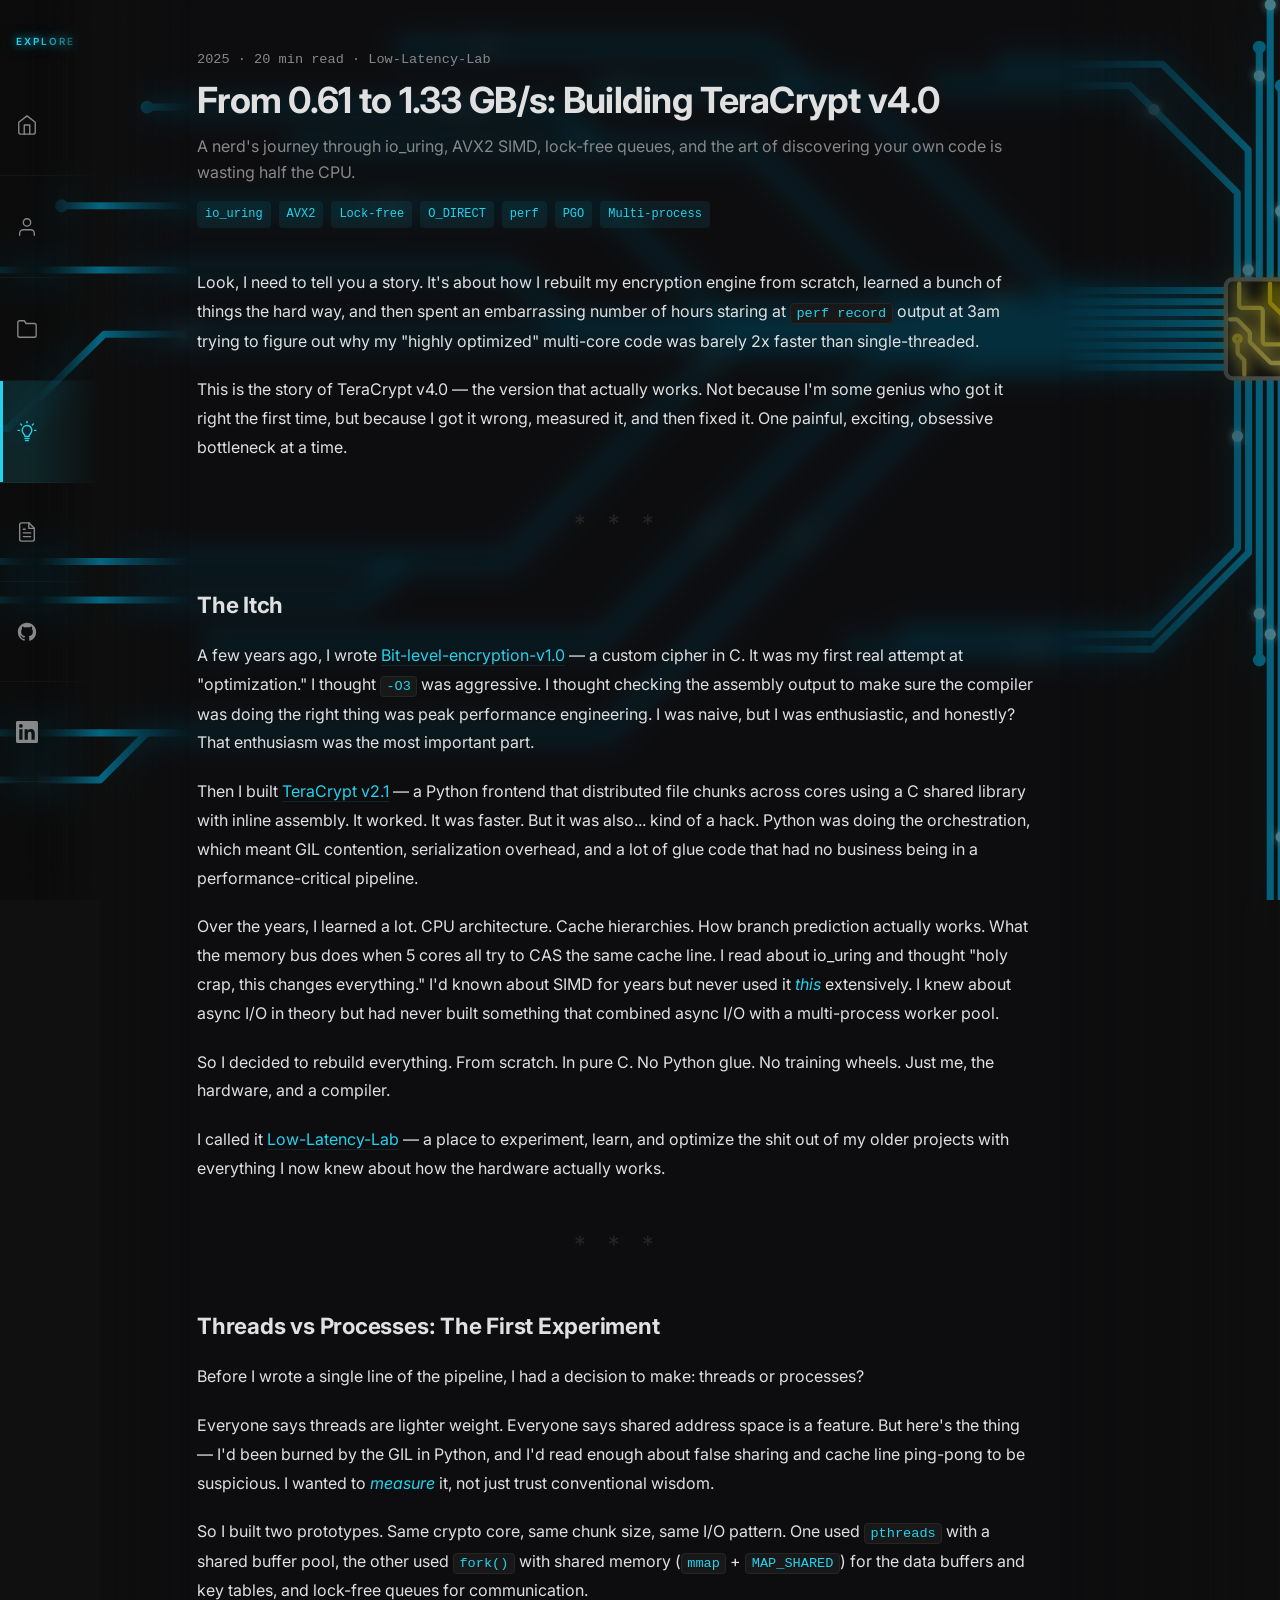
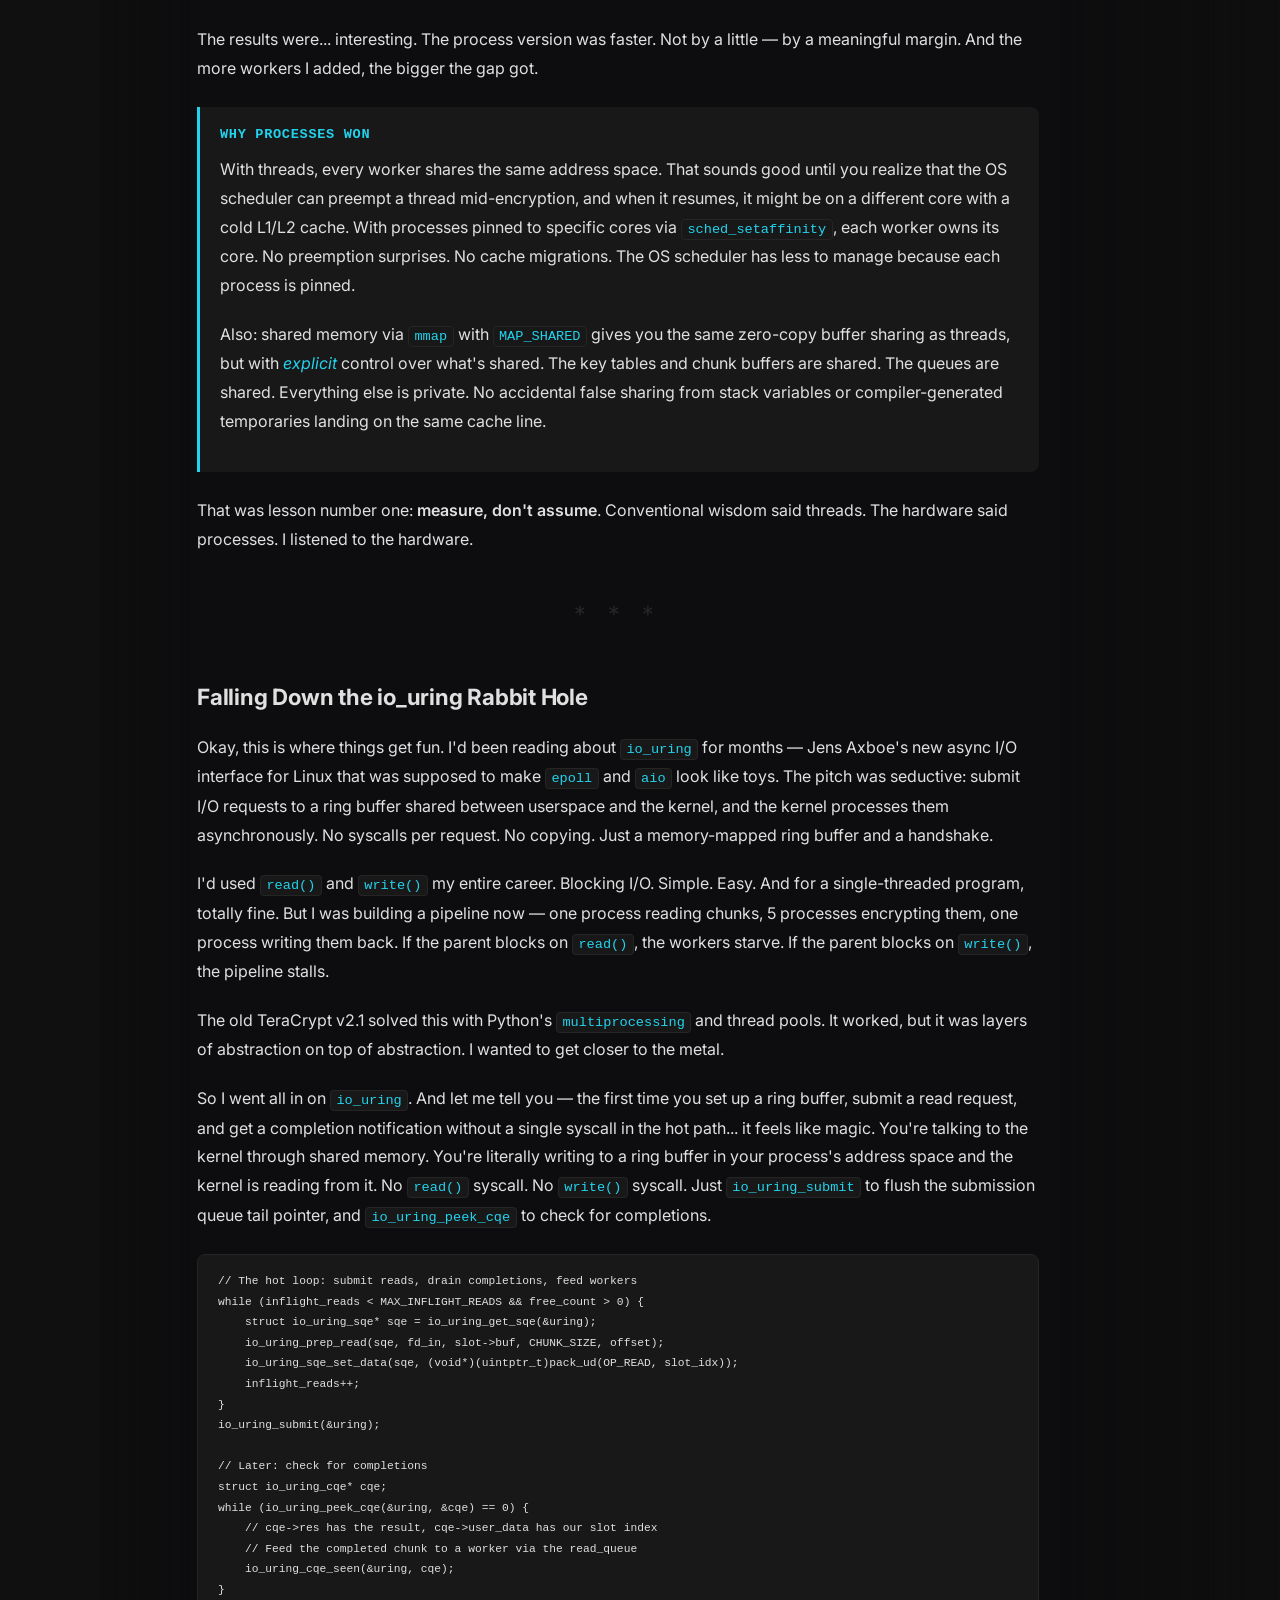
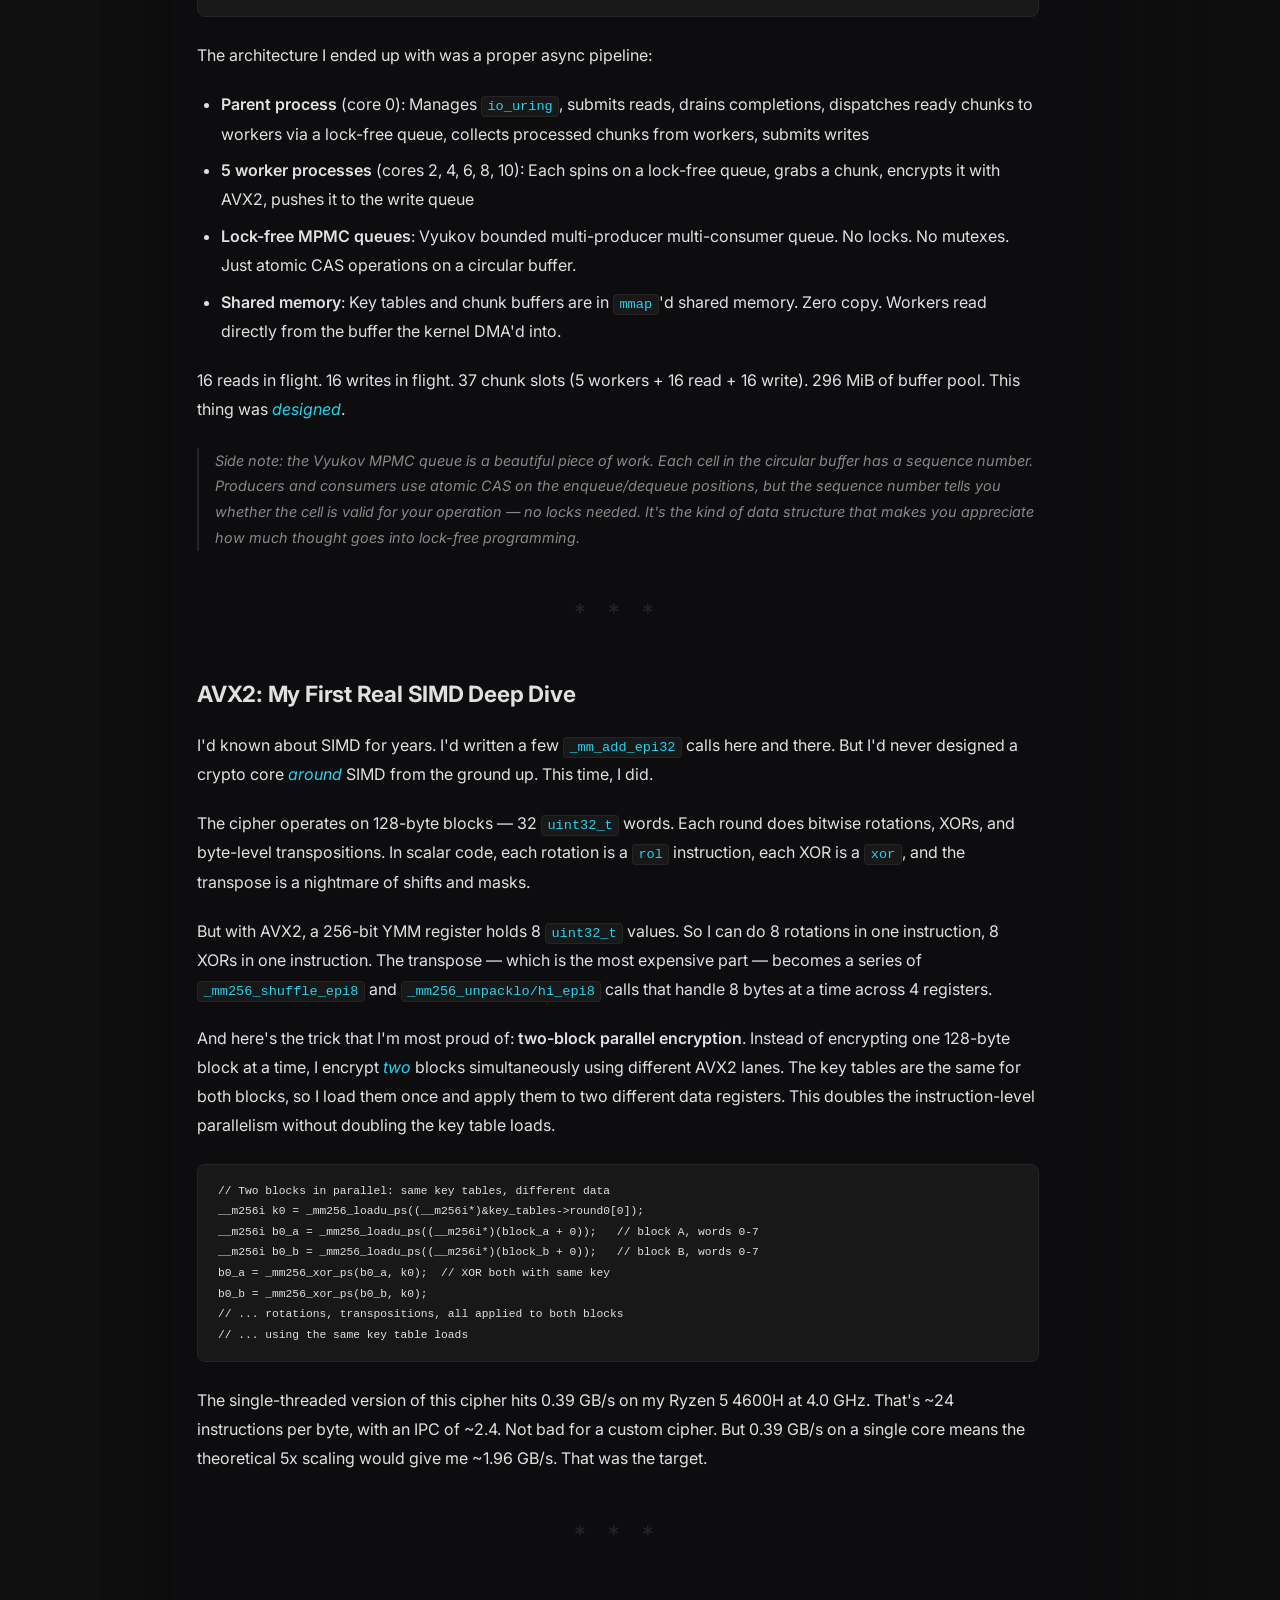
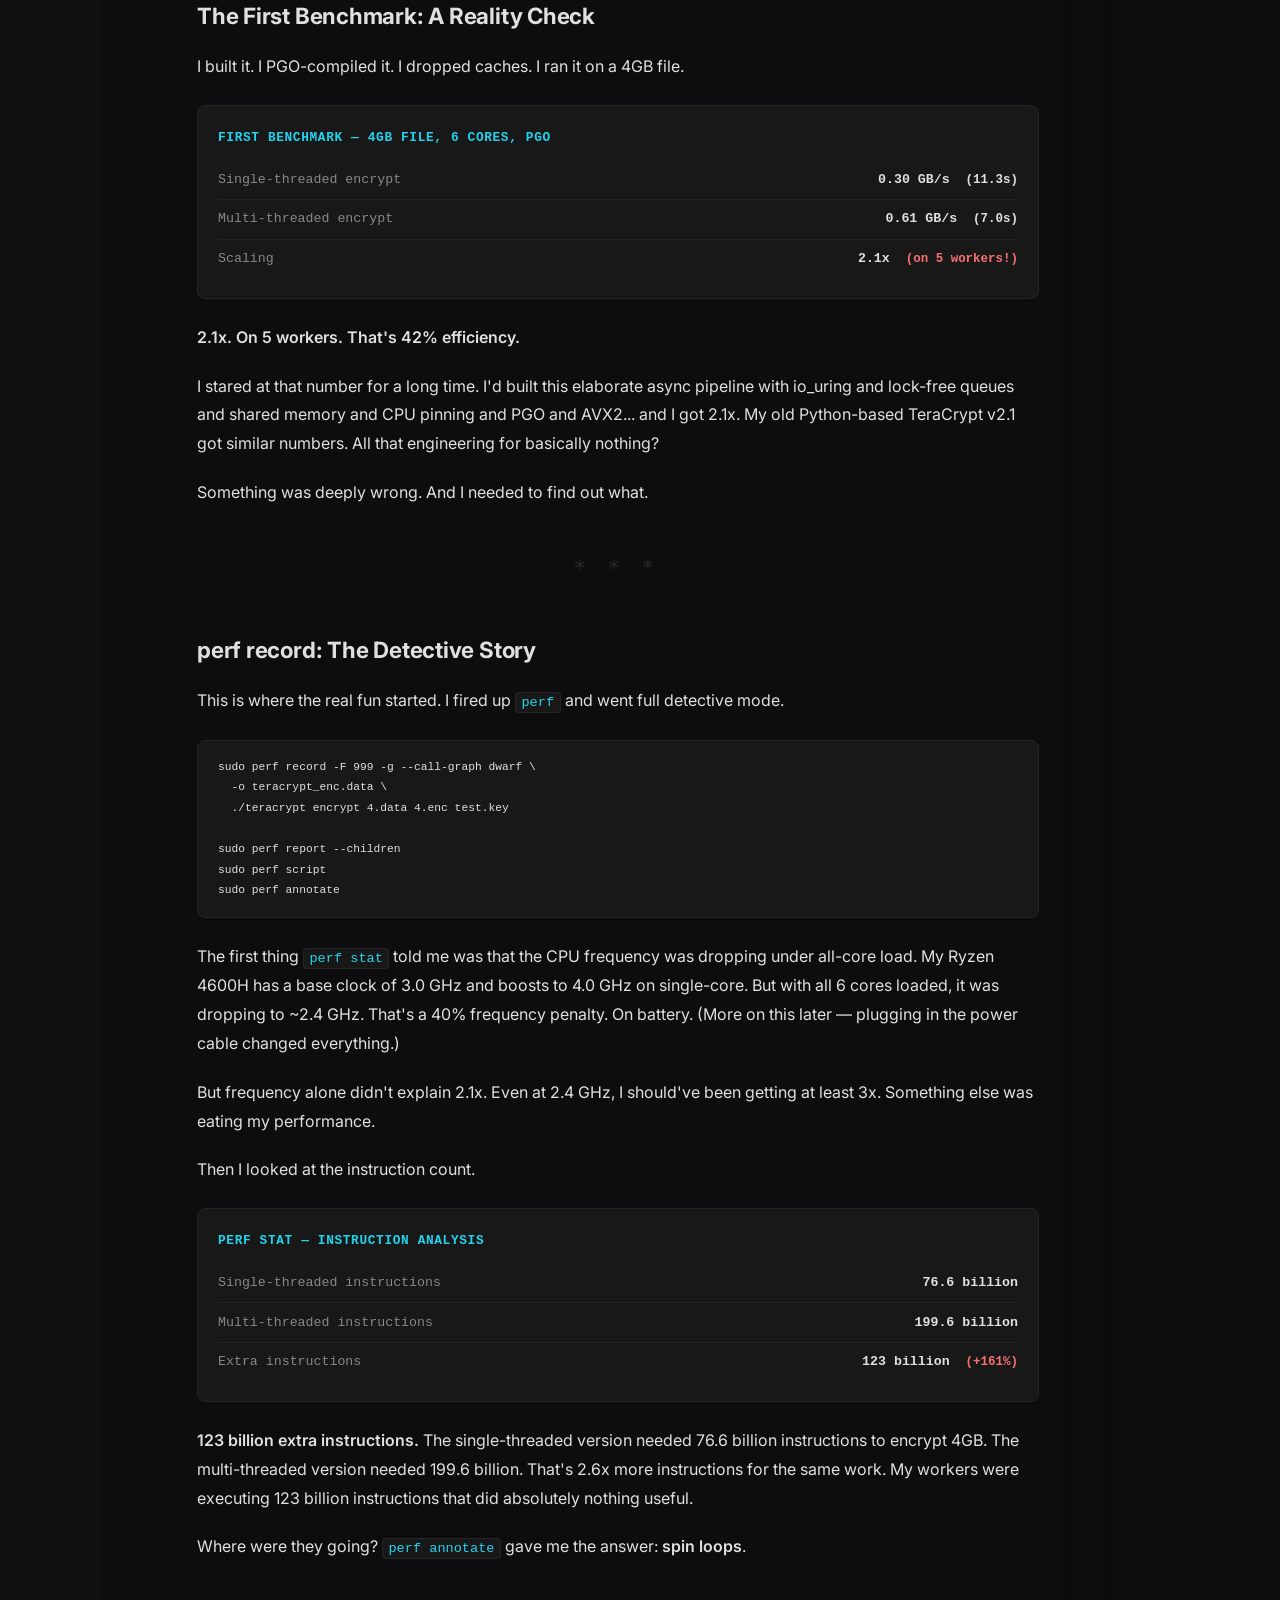
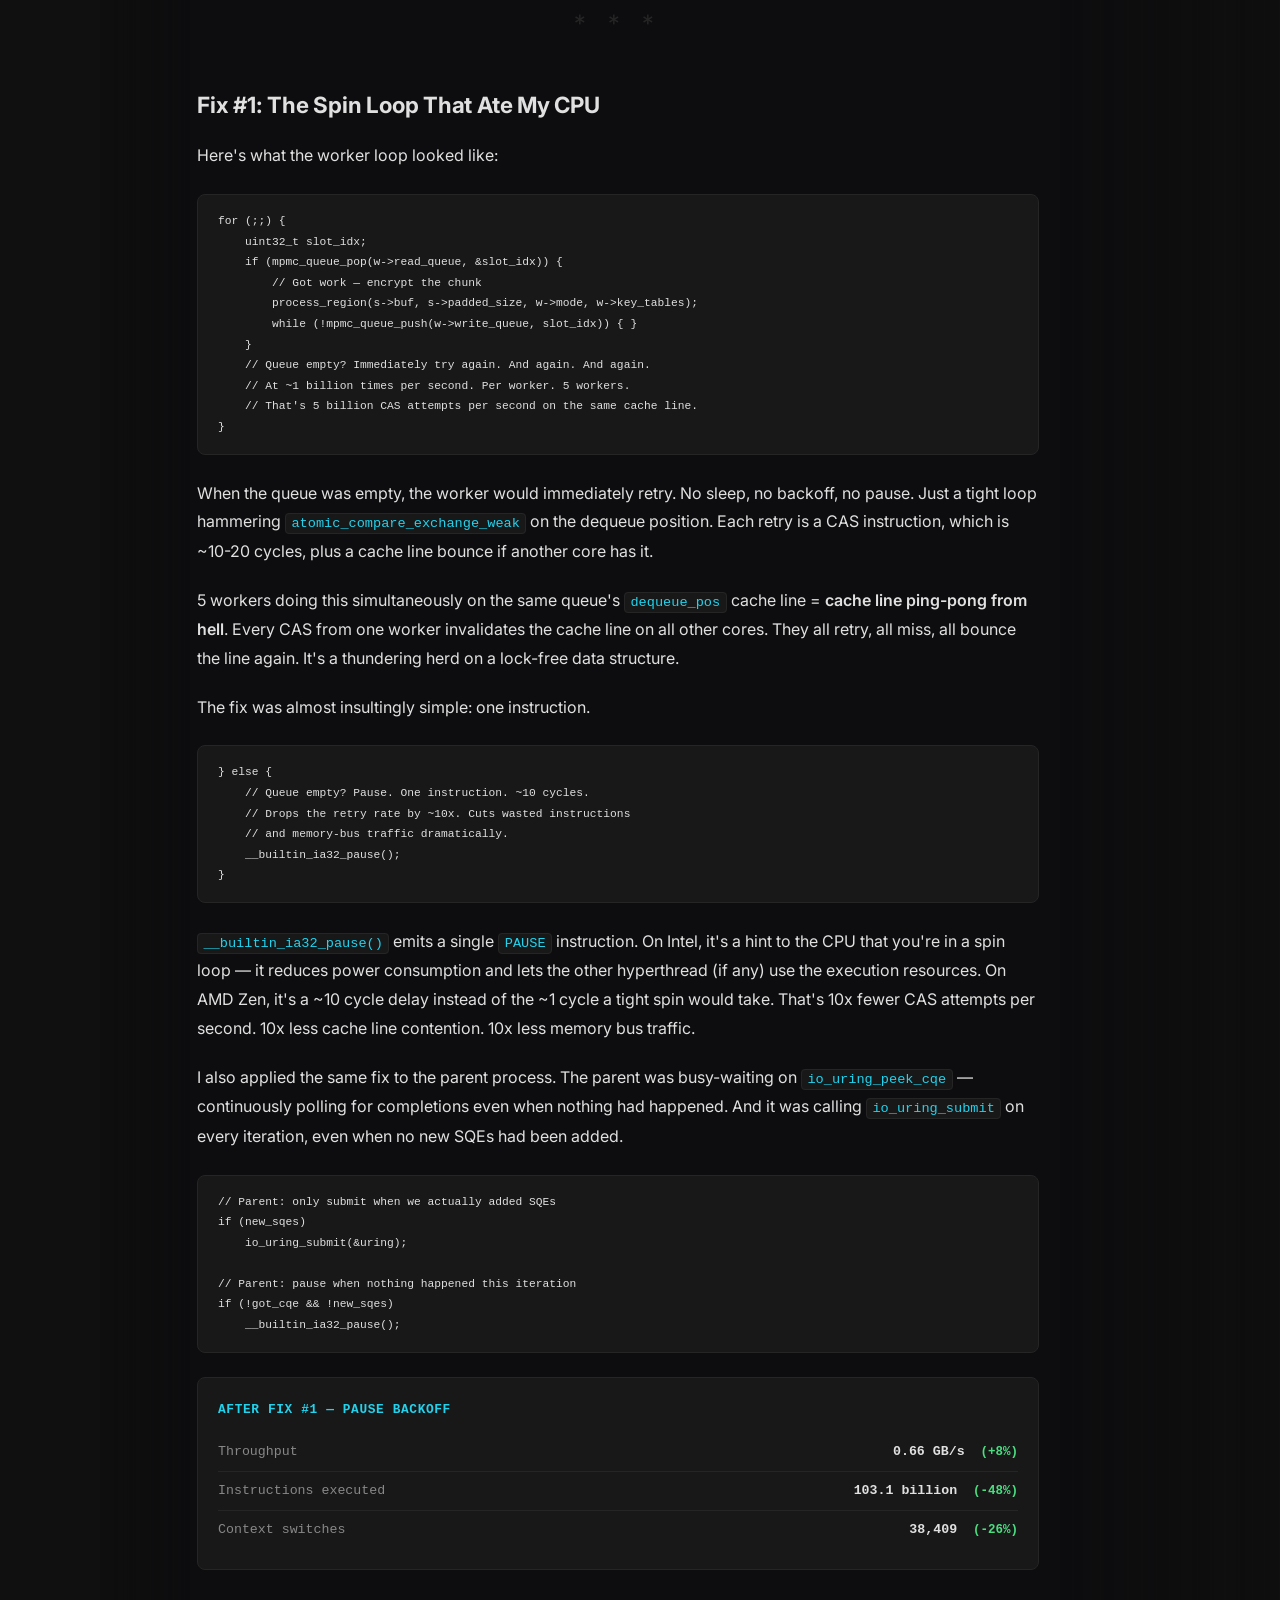
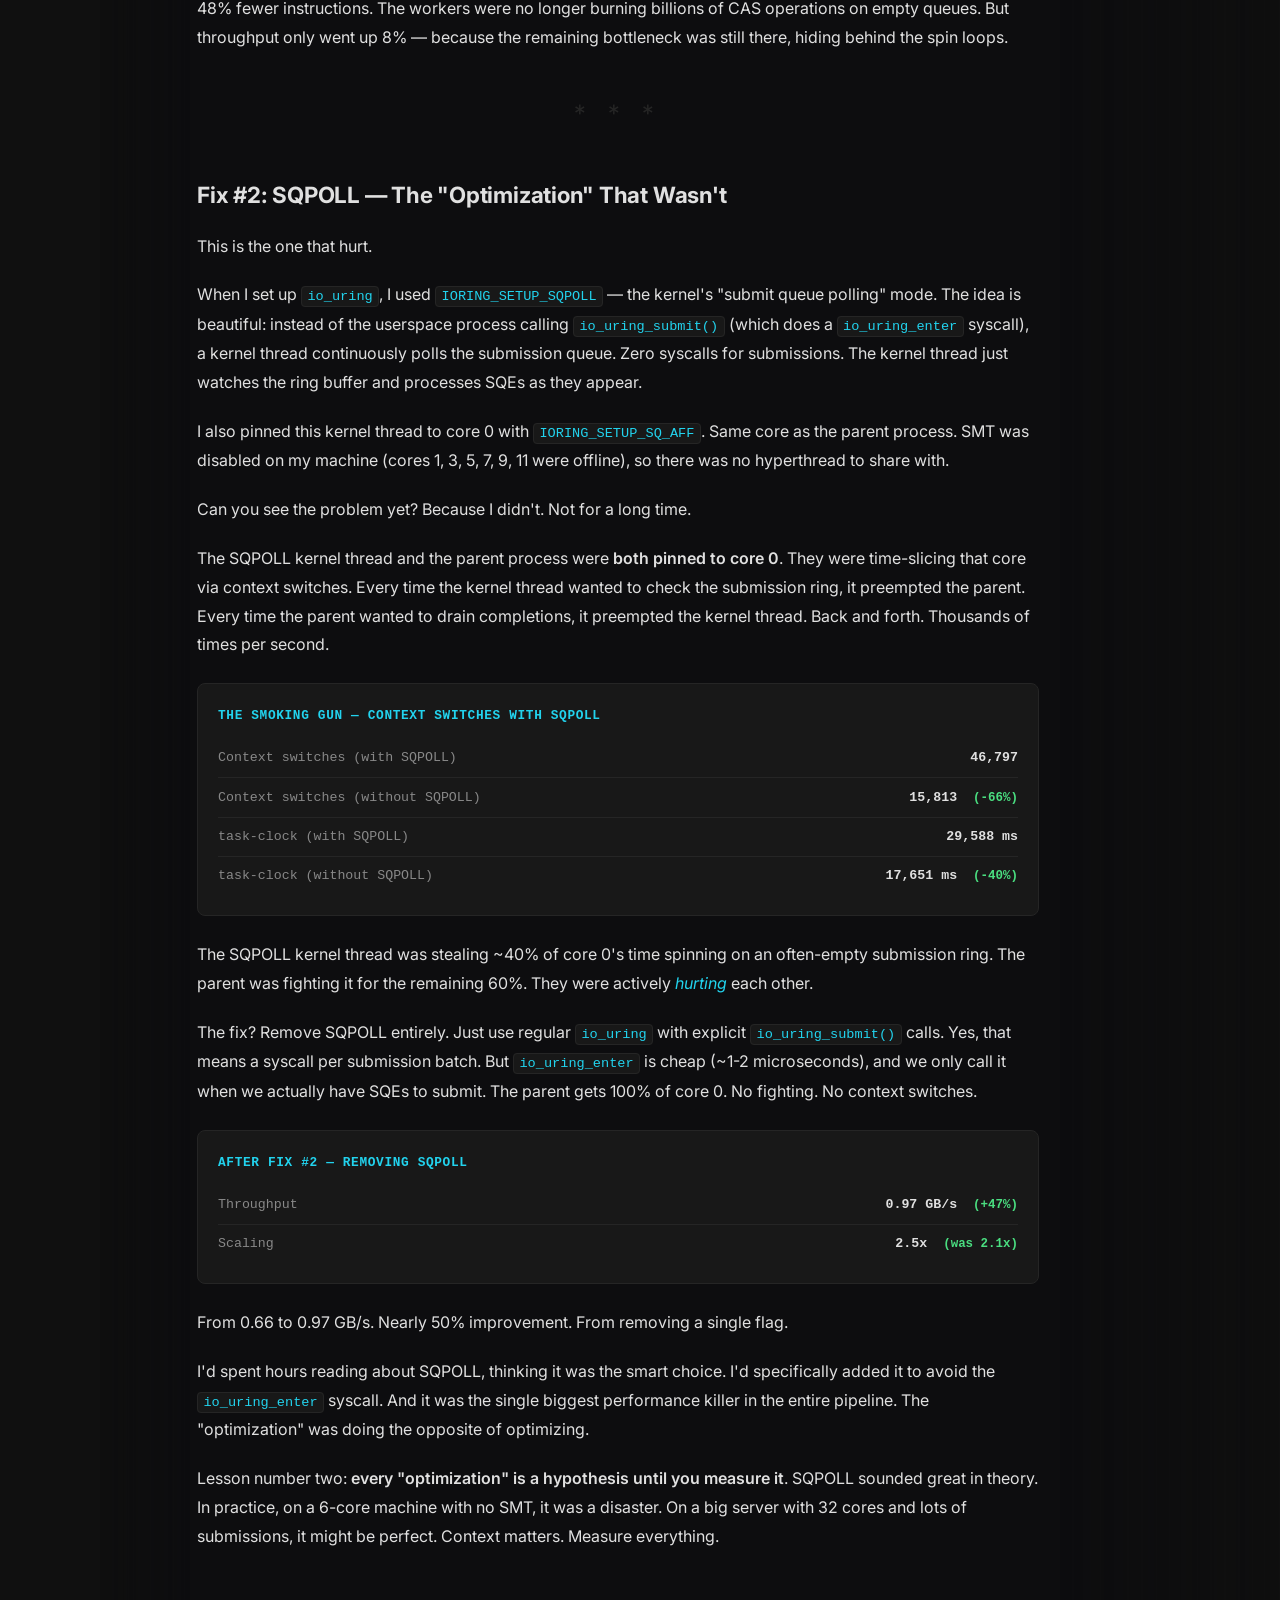
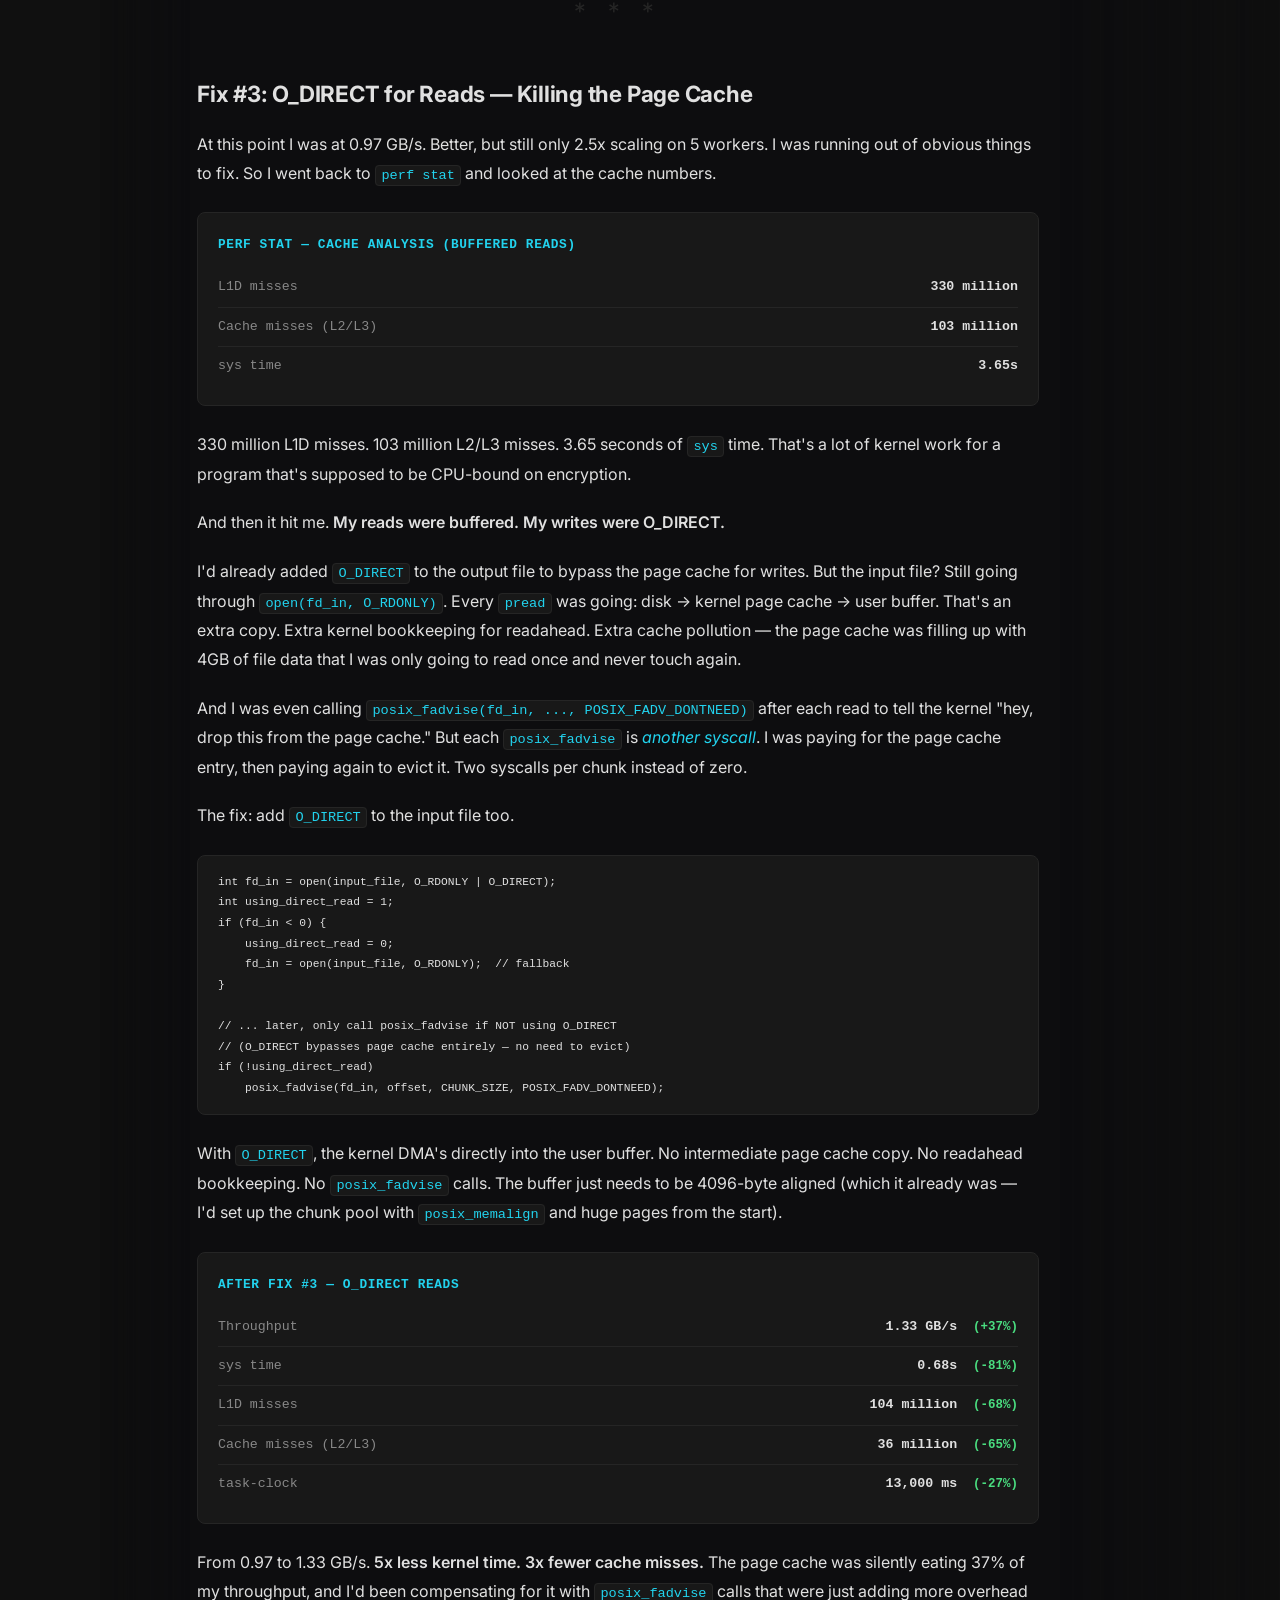
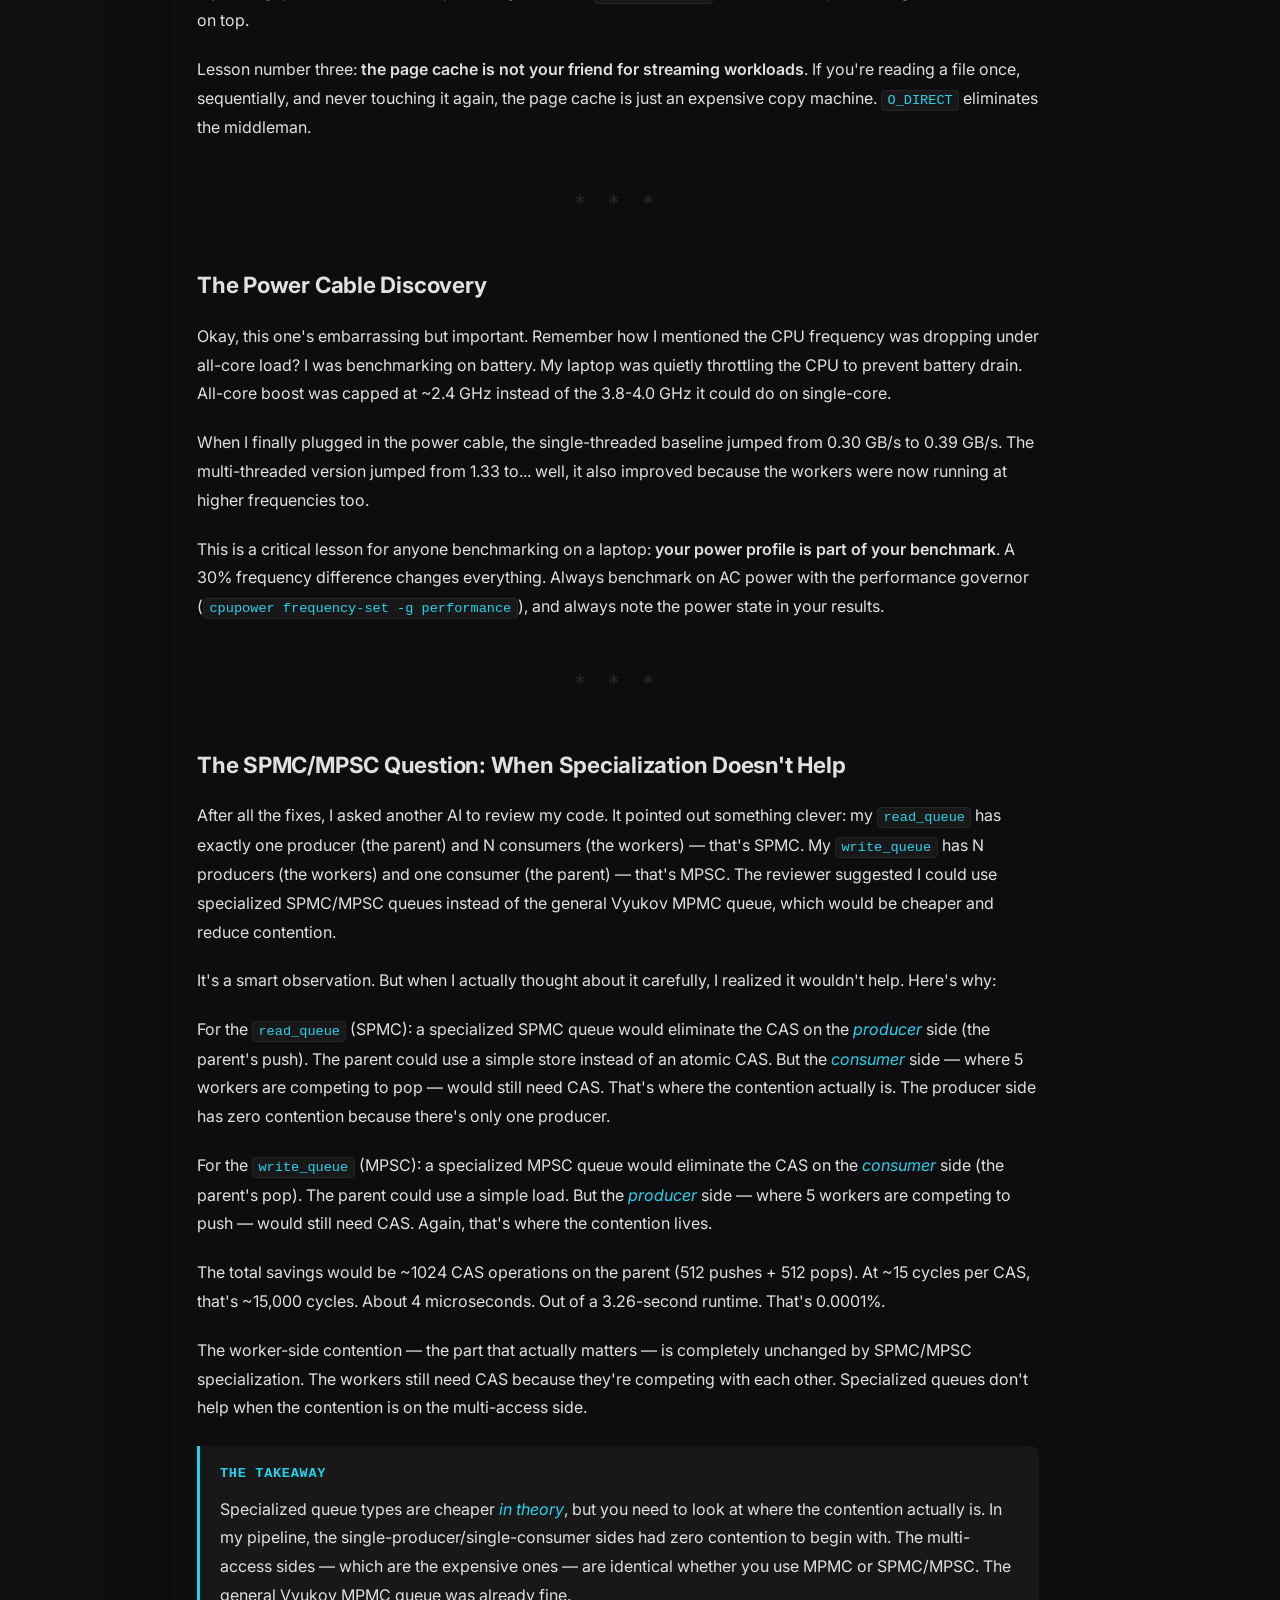
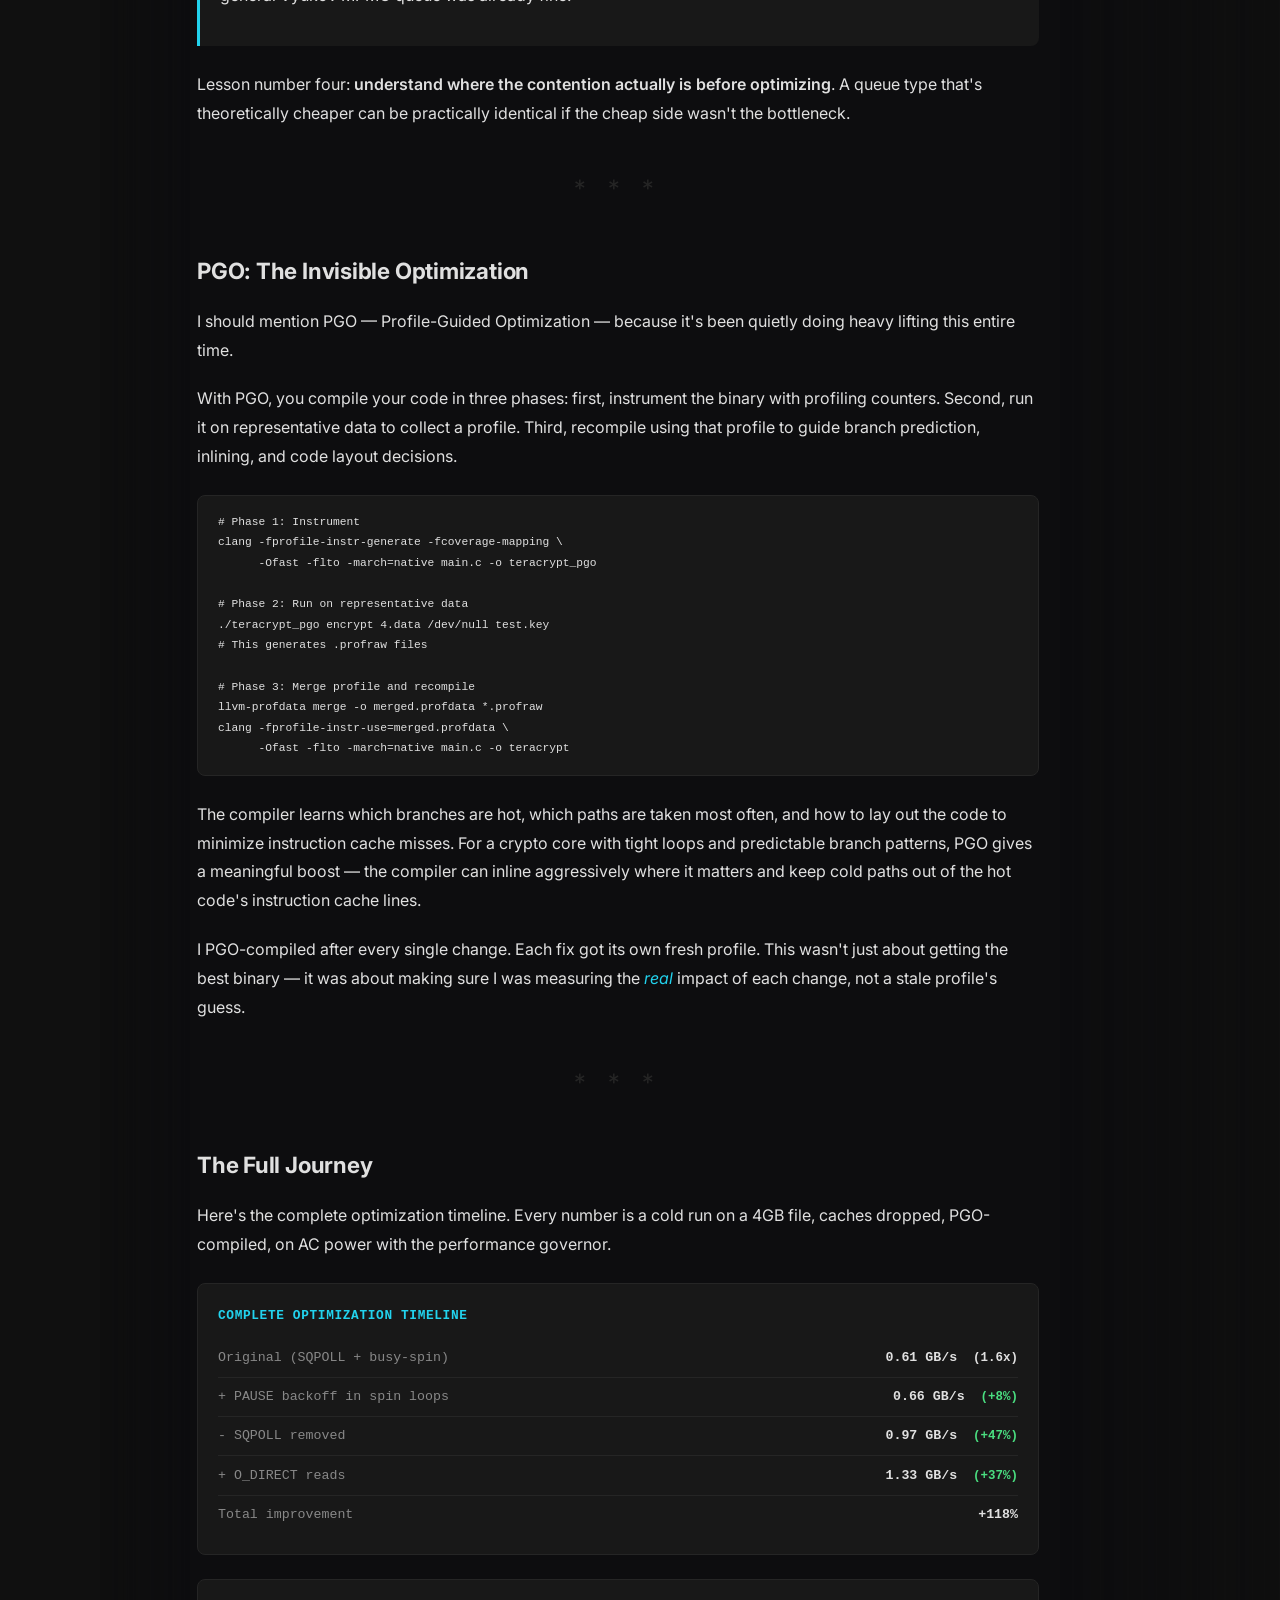
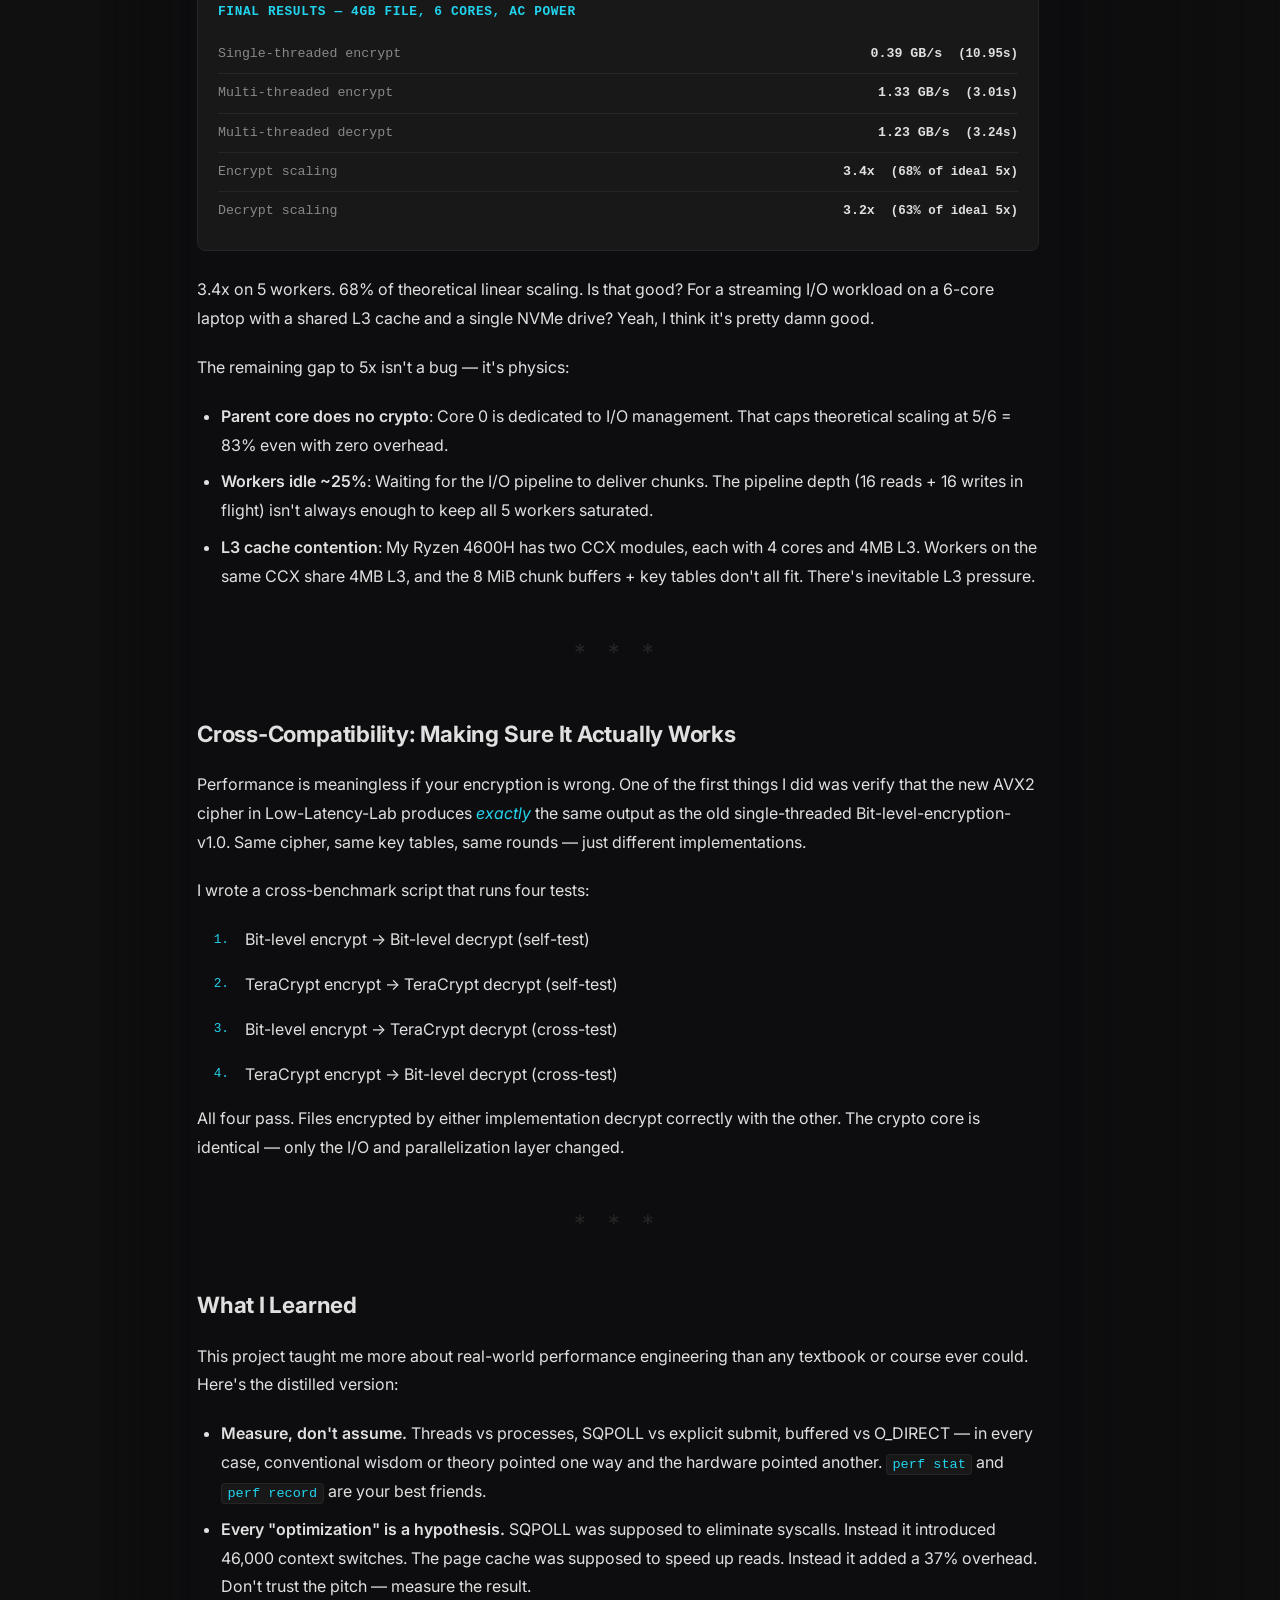
<file: teracrypt-journey.html>
<!DOCTYPE html>
<html lang="en">

<head>
  <meta charset="UTF-8">
  <meta name="viewport" content="width=device-width, initial-scale=1">
  <meta name="description"
    content="Building TeraCrypt v4.0 — a deep dive into io_uring, AVX2, lock-free queues, and the art of wasting CPU cycles. A performance engineering journey.">
  <title>From 0.61 to 1.33 GB/s — Building TeraCrypt v4.0 — Gurudatta R K</title>
  <link rel="stylesheet" href="style.css">
  <link rel="icon"
    href="data:image/svg+xml,%3Csvg xmlns='http://www.w3.org/2000/svg' viewBox='0 0 100 100'%3E%3Ctext y='.9em' font-size='90'%3E%E2%9A%A1%3C/text%3E%3C/svg%3E">
</head>

<body class="has-sidenav">
  <object class="circuit-bg" data="assets/circuit.svg" type="image/svg+xml"></object>

  <nav class="sidenav a1">
    <div class="sidenav-brand">
      <span class="sidenav-brand-dot"></span>
      Explore
    </div>
    <div class="sidenav-links">
      <a href="index.html" class="sidenav-btn">
        <svg viewBox="0 0 24 24" xmlns="http://www.w3.org/2000/svg"><path d="M3 9l9-7 9 7v11a2 2 0 01-2 2H5a2 2 0 01-2-2z" stroke-linecap="round" stroke-linejoin="round"/><path d="M9 22V12h6v10" stroke-linecap="round" stroke-linejoin="round"/></svg>
        <span>Home</span>
      </a>
      <a href="about.html" class="sidenav-btn">
        <svg viewBox="0 0 24 24" xmlns="http://www.w3.org/2000/svg"><path d="M20 21v-2a4 4 0 00-4-4H8a4 4 0 00-4 4v2" stroke-linecap="round" stroke-linejoin="round"/><circle cx="12" cy="7" r="4"/></svg>
        <span>About</span>
      </a>
      <a href="projects.html" class="sidenav-btn">
        <svg viewBox="0 0 24 24" xmlns="http://www.w3.org/2000/svg"><path d="M22 19a2 2 0 01-2 2H4a2 2 0 01-2-2V5a2 2 0 012-2h5l2 3h9a2 2 0 012 2z" stroke-linecap="round" stroke-linejoin="round"/></svg>
        <span>Projects</span>
      </a>
      <a href="thoughts.html" class="sidenav-btn active">
        <svg viewBox="0 0 32 32" xmlns="http://www.w3.org/2000/svg" class="bulb"><path d="M16,7a8.36,8.36,0,0,0-8,8,8.4,8.4,0,0,0,2.29,5.7A4.56,4.56,0,0,1,12,24a1,1,0,0,0,1,1h6a1,1,0,0,0,1-1,4.46,4.46,0,0,1,1.69-3.28A7.87,7.87,0,0,0,24,15a8.17,8.17,0,0,0-2.44-5.83A7.67,7.67,0,0,0,16,7Zm4.34,12.28A6.87,6.87,0,0,0,18.09,23H13.91a7,7,0,0,0-2.2-3.71A6.41,6.41,0,0,1,10,15a6.29,6.29,0,0,1,6-6,5.63,5.63,0,0,1,4.13,1.6A6.16,6.16,0,0,1,22,15,5.93,5.93,0,0,1,20.31,19.28Z"/><path d="M19,26H13a1,1,0,0,0,0,2h6a1,1,0,0,0,0-2Z"/><path d="M18,29H14a1,1,0,0,0,0,2h4a1,1,0,0,0,0-2Z"/><path d="M16,5a1,1,0,0,0,1-1V2a1,1,0,0,0-2,0V4A1,1,0,0,0,16,5Z"/><path d="M5,14H3a1,1,0,0,0,0,2H5a1,1,0,0,0,0-2Z"/><path d="M29,14H27a1,1,0,0,0,0,2h2a1,1,0,0,0,0-2Z"/><path d="M25.9,5.1a1,1,0,0,0-1.41,0L23.07,6.51a1,1,0,0,0,0,1.42,1,1,0,0,0,.71.29,1,1,0,0,0,.71-.29L25.9,6.51A1,1,0,0,0,25.9,5.1Z"/><path d="M8.93,7.93a1,1,0,0,0,0-1.42L7.51,5.1A1,1,0,0,0,6.1,6.51L7.51,7.93a1,1,0,0,0,.71.29A1,1,0,0,0,8.93,7.93Z"/></svg>
        <span>Thoughts</span>
      </a>
    </div>
    <div class="sidenav-divider"></div>
    <div class="sidenav-links">
      <a href="Gurudatta_Resume.pdf" target="_blank" class="sidenav-btn sidenav-ext">
        <svg viewBox="0 0 24 24" xmlns="http://www.w3.org/2000/svg"><path d="M14 2H6a2 2 0 00-2 2v16a2 2 0 002 2h12a2 2 0 002-2V8z" stroke-linecap="round" stroke-linejoin="round"/><path d="M14 2v6h6M16 13H8M16 17H8M10 9H8" stroke-linecap="round" stroke-linejoin="round"/></svg>
        <span>Resume</span>
      </a>
      <a href="https://github.com/GurudattaRK" target="_blank" rel="noopener" class="sidenav-btn sidenav-ext">
        <svg viewBox="0 0 24 24" xmlns="http://www.w3.org/2000/svg" class="fill-icon"><path d="M12 2C6.477 2 2 6.484 2 12.017c0 4.425 2.865 8.18 6.839 9.504.5.092.682-.217.682-.483 0-.237-.008-.868-.013-1.703-2.782.605-3.369-1.343-3.369-1.343-.454-1.158-1.11-1.466-1.11-1.466-.908-.62.069-.608.069-.608 1.003.07 1.531 1.032 1.531 1.032.892 1.53 2.341 1.088 2.91.832.092-.647.35-1.088.636-1.338-2.22-.253-4.555-1.113-4.555-4.951 0-1.093.39-1.988 1.029-2.688-.103-.253-.446-1.272.098-2.65 0 0 .84-.27 2.75 1.026A9.564 9.564 0 0112 6.844c.85.004 1.705.115 2.504.337 1.909-1.296 2.747-1.027 2.747-1.027.546 1.379.202 2.398.1 2.651.64.7 1.028 1.595 1.028 2.688 0 3.848-2.339 4.695-4.566 4.943.359.309.678.92.678 1.855 0 1.338-.012 2.419-.012 2.747 0 .268.18.58.688.482A10.019 10.019 0 0022 12.017C22 6.484 17.522 2 12 2z"/></svg>
        <span>GitHub</span>
      </a>
      <a href="https://www.linkedin.com/in/gurudatta-r-k/" target="_blank" rel="noopener" class="sidenav-btn sidenav-ext">
        <svg viewBox="0 0 24 24" xmlns="http://www.w3.org/2000/svg" class="fill-icon"><path d="M20.447 20.452h-3.554v-5.569c0-1.328-.027-3.037-1.852-3.037-1.853 0-2.136 1.445-2.136 2.939v5.667H9.351V9h3.414v1.561h.046c.477-.9 1.637-1.85 3.37-1.85 3.601 0 4.267 2.37 4.267 5.455v6.286zM5.337 7.433a2.062 2.062 0 01-2.063-2.065 2.064 2.064 0 112.063 2.065zm1.782 13.019H3.555V9h3.564v11.452zM22.225 0H1.771C.792 0 0 .774 0 1.729v20.542C0 23.227.792 24 1.771 24h20.451C23.2 24 24 23.227 24 22.271V1.729C24 .774 23.2 0 22.222 0h.003z"/></svg>
        <span>LinkedIn</span>
      </a>
    </div>
  </nav>

  <main>
    <div class="blog-header a1">
      <div class="blog-meta">2025 &middot; 20 min read &middot; Low-Latency-Lab</div>
      <h1 class="blog-title">From 0.61 to 1.33 GB/s: Building TeraCrypt v4.0</h1>
      <p class="blog-subtitle">A nerd's journey through io_uring, AVX2 SIMD, lock-free queues, and the art of
        discovering your own code is wasting half the CPU.</p>
      <div class="blog-tags">
        <span class="tag">io_uring</span>
        <span class="tag">AVX2</span>
        <span class="tag">Lock-free</span>
        <span class="tag">O_DIRECT</span>
        <span class="tag">perf</span>
        <span class="tag">PGO</span>
        <span class="tag">Multi-process</span>
      </div>
    </div>

    <article class="blog-body a2">

      <p>Look, I need to tell you a story. It's about how I rebuilt my encryption engine from scratch, learned a bunch
        of things the hard way, and then spent an embarrassing number of hours staring at <code>perf record</code>
        output at 3am trying to figure out why my "highly optimized" multi-core code was barely 2x faster than
        single-threaded.</p>

      <p>This is the story of TeraCrypt v4.0 — the version that actually works. Not because I'm some genius who got it
        right the first time, but because I got it wrong, measured it, and then fixed it. One painful, exciting,
        obsessive bottleneck at a time.</p>

      <div class="section-break">* * *</div>

      <h2>The Itch</h2>

      <p>A few years ago, I wrote <a href="https://github.com/GurudattaRK/Bit-level-encryption-v1.0" target="_blank"
          rel="noopener">Bit-level-encryption-v1.0</a> — a custom cipher in C. It was my first real attempt at
        "optimization." I thought <code>-O3</code> was aggressive. I thought checking the assembly output to make sure
        the compiler was doing the right thing was peak performance engineering. I was naive, but I was enthusiastic,
        and honestly? That enthusiasm was the most important part.</p>

      <p>Then I built <a href="https://github.com/GurudattaRK/TeraCrypt-v2.1" target="_blank" rel="noopener">TeraCrypt
          v2.1</a> — a Python frontend that distributed file chunks across cores using a C shared library with inline
        assembly. It worked. It was faster. But it was also... kind of a hack. Python was doing the orchestration, which
        meant GIL contention, serialization overhead, and a lot of glue code that had no business being in a
        performance-critical pipeline.</p>

      <p>Over the years, I learned a lot. CPU architecture. Cache hierarchies. How branch prediction actually works.
        What the memory bus does when 5 cores all try to CAS the same cache line. I read about io_uring and thought
        "holy crap, this changes everything." I'd known about SIMD for years but never used it <em>this</em>
        extensively. I knew about async I/O in theory but had never built something that combined async I/O with a
        multi-process worker pool.</p>

      <p>So I decided to rebuild everything. From scratch. In pure C. No Python glue. No training wheels. Just me, the
        hardware, and a compiler.</p>

      <p>I called it <a href="https://github.com/GurudattaRK/Low-Latency-Lab" target="_blank"
          rel="noopener">Low-Latency-Lab</a> — a place to experiment, learn, and optimize the shit out of my older
        projects with everything I now knew about how the hardware actually works.</p>

      <div class="section-break">* * *</div>

      <h2>Threads vs Processes: The First Experiment</h2>

      <p>Before I wrote a single line of the pipeline, I had a decision to make: threads or processes?</p>

      <p>Everyone says threads are lighter weight. Everyone says shared address space is a feature. But here's the thing
        — I'd been burned by the GIL in Python, and I'd read enough about false sharing and cache line ping-pong to be
        suspicious. I wanted to <em>measure</em> it, not just trust conventional wisdom.</p>

      <p>So I built two prototypes. Same crypto core, same chunk size, same I/O pattern. One used <code>pthreads</code>
        with a shared buffer pool, the other used <code>fork()</code> with shared memory (<code>mmap</code> +
        <code>MAP_SHARED</code>) for the data buffers and key tables, and lock-free queues for communication.
      </p>

      <p>The results were... interesting. The process version was faster. Not by a little — by a meaningful margin. And
        the more workers I added, the bigger the gap got.</p>

      <div class="callout">
        <div class="callout-title">Why processes won</div>
        <p>With threads, every worker shares the same address space. That sounds good until you realize that the OS
          scheduler can preempt a thread mid-encryption, and when it resumes, it might be on a different core with a
          cold L1/L2 cache. With processes pinned to specific cores via <code>sched_setaffinity</code>, each worker owns
          its core. No preemption surprises. No cache migrations. The OS scheduler has less to manage because each
          process is pinned.</p>
        <p>Also: shared memory via <code>mmap</code> with <code>MAP_SHARED</code> gives you the same zero-copy buffer
          sharing as threads, but with <em>explicit</em> control over what's shared. The key tables and chunk buffers
          are shared. The queues are shared. Everything else is private. No accidental false sharing from stack
          variables or compiler-generated temporaries landing on the same cache line.</p>
      </div>

      <p>That was lesson number one: <strong>measure, don't assume</strong>. Conventional wisdom said threads. The
        hardware said processes. I listened to the hardware.</p>

      <div class="section-break">* * *</div>

      <h2>Falling Down the io_uring Rabbit Hole</h2>

      <p>Okay, this is where things get fun. I'd been reading about <code>io_uring</code> for months — Jens Axboe's new
        async I/O interface for Linux that was supposed to make <code>epoll</code> and <code>aio</code> look like toys.
        The pitch was seductive: submit I/O requests to a ring buffer shared between userspace and the kernel, and the
        kernel processes them asynchronously. No syscalls per request. No copying. Just a memory-mapped ring buffer and
        a handshake.</p>

      <p>I'd used <code>read()</code> and <code>write()</code> my entire career. Blocking I/O. Simple. Easy. And for a
        single-threaded program, totally fine. But I was building a pipeline now — one process reading chunks, 5
        processes encrypting them, one process writing them back. If the parent blocks on <code>read()</code>, the
        workers starve. If the parent blocks on <code>write()</code>, the pipeline stalls.</p>

      <p>The old TeraCrypt v2.1 solved this with Python's <code>multiprocessing</code> and thread pools. It worked, but
        it was layers of abstraction on top of abstraction. I wanted to get closer to the metal.</p>

      <p>So I went all in on <code>io_uring</code>. And let me tell you — the first time you set up a ring buffer,
        submit a read request, and get a completion notification without a single syscall in the hot path... it feels
        like magic. You're talking to the kernel through shared memory. You're literally writing to a ring buffer in
        your process's address space and the kernel is reading from it. No <code>read()</code> syscall. No
        <code>write()</code> syscall. Just <code>io_uring_submit</code> to flush the submission queue tail pointer, and
        <code>io_uring_peek_cqe</code> to check for completions.
      </p>

      <pre><code>// The hot loop: submit reads, drain completions, feed workers
while (inflight_reads &lt; MAX_INFLIGHT_READS &amp;&amp; free_count &gt; 0) {
    struct io_uring_sqe* sqe = io_uring_get_sqe(&amp;uring);
    io_uring_prep_read(sqe, fd_in, slot-&gt;buf, CHUNK_SIZE, offset);
    io_uring_sqe_set_data(sqe, (void*)(uintptr_t)pack_ud(OP_READ, slot_idx));
    inflight_reads++;
}
io_uring_submit(&amp;uring);
 
// Later: check for completions
struct io_uring_cqe* cqe;
while (io_uring_peek_cqe(&amp;uring, &amp;cqe) == 0) {
    // cqe-&gt;res has the result, cqe-&gt;user_data has our slot index
    // Feed the completed chunk to a worker via the read_queue
    io_uring_cqe_seen(&amp;uring, cqe);
}</code></pre>

      <p>The architecture I ended up with was a proper async pipeline:</p>

      <ul>
        <li><strong>Parent process</strong> (core 0): Manages <code>io_uring</code>, submits reads, drains completions,
          dispatches ready chunks to workers via a lock-free queue, collects processed chunks from workers, submits
          writes</li>
        <li><strong>5 worker processes</strong> (cores 2, 4, 6, 8, 10): Each spins on a lock-free queue, grabs a chunk,
          encrypts it with AVX2, pushes it to the write queue</li>
        <li><strong>Lock-free MPMC queues</strong>: Vyukov bounded multi-producer multi-consumer queue. No locks. No
          mutexes. Just atomic CAS operations on a circular buffer.</li>
        <li><strong>Shared memory</strong>: Key tables and chunk buffers are in <code>mmap</code>'d shared memory. Zero
          copy. Workers read directly from the buffer the kernel DMA'd into.</li>
      </ul>

      <p>16 reads in flight. 16 writes in flight. 37 chunk slots (5 workers + 16 read + 16 write). 296 MiB of buffer
        pool. This thing was <em>designed</em>.</p>

      <div class="nerd-note">Side note: the Vyukov MPMC queue is a beautiful piece of work. Each cell in the circular
        buffer has a sequence number. Producers and consumers use atomic CAS on the enqueue/dequeue positions, but the
        sequence number tells you whether the cell is valid for your operation — no locks needed. It's the kind of data
        structure that makes you appreciate how much thought goes into lock-free programming.</div>

      <div class="section-break">* * *</div>

      <h2>AVX2: My First Real SIMD Deep Dive</h2>

      <p>I'd known about SIMD for years. I'd written a few <code>_mm_add_epi32</code> calls here and there. But I'd
        never designed a crypto core <em>around</em> SIMD from the ground up. This time, I did.</p>

      <p>The cipher operates on 128-byte blocks — 32 <code>uint32_t</code> words. Each round does bitwise rotations,
        XORs, and byte-level transpositions. In scalar code, each rotation is a <code>rol</code> instruction, each XOR
        is a <code>xor</code>, and the transpose is a nightmare of shifts and masks.</p>

      <p>But with AVX2, a 256-bit YMM register holds 8 <code>uint32_t</code> values. So I can do 8 rotations in one
        instruction, 8 XORs in one instruction. The transpose — which is the most expensive part — becomes a series of
        <code>_mm256_shuffle_epi8</code> and <code>_mm256_unpacklo/hi_epi8</code> calls that handle 8 bytes at a time
        across 4 registers.
      </p>

      <p>And here's the trick that I'm most proud of: <strong>two-block parallel encryption</strong>. Instead of
        encrypting one 128-byte block at a time, I encrypt <em>two</em> blocks simultaneously using different AVX2
        lanes. The key tables are the same for both blocks, so I load them once and apply them to two different data
        registers. This doubles the instruction-level parallelism without doubling the key table loads.</p>

      <pre><code>// Two blocks in parallel: same key tables, different data
__m256i k0 = _mm256_loadu_ps((__m256i*)&amp;key_tables-&gt;round0[0]);
__m256i b0_a = _mm256_loadu_ps((__m256i*)(block_a + 0));   // block A, words 0-7
__m256i b0_b = _mm256_loadu_ps((__m256i*)(block_b + 0));   // block B, words 0-7
b0_a = _mm256_xor_ps(b0_a, k0);  // XOR both with same key
b0_b = _mm256_xor_ps(b0_b, k0);
// ... rotations, transpositions, all applied to both blocks
// ... using the same key table loads</code></pre>

      <p>The single-threaded version of this cipher hits 0.39 GB/s on my Ryzen 5 4600H at 4.0 GHz. That's ~24
        instructions per byte, with an IPC of ~2.4. Not bad for a custom cipher. But 0.39 GB/s on a single core means
        the theoretical 5x scaling would give me ~1.96 GB/s. That was the target.</p>

      <div class="section-break">* * *</div>

      <h2>The First Benchmark: A Reality Check</h2>

      <p>I built it. I PGO-compiled it. I dropped caches. I ran it on a 4GB file.</p>

      <div class="benchmark">
        <div class="benchmark-title">First Benchmark — 4GB File, 6 Cores, PGO</div>
        <div class="bench-row">
          <span class="bench-label">Single-threaded encrypt</span>
          <span class="bench-value">0.30 GB/s <span class="bench-delta">(11.3s)</span></span>
        </div>
        <div class="bench-row">
          <span class="bench-label">Multi-threaded encrypt</span>
          <span class="bench-value">0.61 GB/s <span class="bench-delta">(7.0s)</span></span>
        </div>
        <div class="bench-row">
          <span class="bench-label">Scaling</span>
          <span class="bench-value">2.1x <span class="bench-delta bench-down">(on 5 workers!)</span></span>
        </div>
      </div>

      <p><strong>2.1x. On 5 workers. That's 42% efficiency.</strong></p>

      <p>I stared at that number for a long time. I'd built this elaborate async pipeline with io_uring and lock-free
        queues and shared memory and CPU pinning and PGO and AVX2... and I got 2.1x. My old Python-based TeraCrypt v2.1
        got similar numbers. All that engineering for basically nothing?</p>

      <p>Something was deeply wrong. And I needed to find out what.</p>

      <div class="section-break">* * *</div>

      <h2>perf record: The Detective Story</h2>

      <p>This is where the real fun started. I fired up <code>perf</code> and went full detective mode.</p>

      <pre><code>sudo perf record -F 999 -g --call-graph dwarf \
  -o teracrypt_enc.data \
  ./teracrypt encrypt 4.data 4.enc test.key
 
sudo perf report --children
sudo perf script
sudo perf annotate</code></pre>

      <p>The first thing <code>perf stat</code> told me was that the CPU frequency was dropping under all-core load. My
        Ryzen 4600H has a base clock of 3.0 GHz and boosts to 4.0 GHz on single-core. But with all 6 cores loaded, it
        was dropping to ~2.4 GHz. That's a 40% frequency penalty. On battery. (More on this later — plugging in the
        power cable changed everything.)</p>

      <p>But frequency alone didn't explain 2.1x. Even at 2.4 GHz, I should've been getting at least 3x. Something else
        was eating my performance.</p>

      <p>Then I looked at the instruction count.</p>

      <div class="benchmark">
        <div class="benchmark-title">perf stat — Instruction Analysis</div>
        <div class="bench-row">
          <span class="bench-label">Single-threaded instructions</span>
          <span class="bench-value">76.6 billion</span>
        </div>
        <div class="bench-row">
          <span class="bench-label">Multi-threaded instructions</span>
          <span class="bench-value">199.6 billion</span>
        </div>
        <div class="bench-row">
          <span class="bench-label">Extra instructions</span>
          <span class="bench-value">123 billion <span class="bench-delta bench-down">(+161%)</span></span>
        </div>
      </div>

      <p><strong>123 billion extra instructions.</strong> The single-threaded version needed 76.6 billion instructions
        to encrypt 4GB. The multi-threaded version needed 199.6 billion. That's 2.6x more instructions for the same
        work. My workers were executing 123 billion instructions that did absolutely nothing useful.</p>

      <p>Where were they going? <code>perf annotate</code> gave me the answer: <strong>spin loops</strong>.</p>

      <div class="section-break">* * *</div>

      <h2>Fix #1: The Spin Loop That Ate My CPU</h2>

      <p>Here's what the worker loop looked like:</p>

      <pre><code>for (;;) {
    uint32_t slot_idx;
    if (mpmc_queue_pop(w-&gt;read_queue, &amp;slot_idx)) {
        // Got work — encrypt the chunk
        process_region(s-&gt;buf, s-&gt;padded_size, w-&gt;mode, w-&gt;key_tables);
        while (!mpmc_queue_push(w-&gt;write_queue, slot_idx)) { }
    }
    // Queue empty? Immediately try again. And again. And again.
    // At ~1 billion times per second. Per worker. 5 workers.
    // That's 5 billion CAS attempts per second on the same cache line.
}</code></pre>

      <p>When the queue was empty, the worker would immediately retry. No sleep, no backoff, no pause. Just a tight loop
        hammering <code>atomic_compare_exchange_weak</code> on the dequeue position. Each retry is a CAS instruction,
        which is ~10-20 cycles, plus a cache line bounce if another core has it.</p>

      <p>5 workers doing this simultaneously on the same queue's <code>dequeue_pos</code> cache line = <strong>cache
          line ping-pong from hell</strong>. Every CAS from one worker invalidates the cache line on all other cores.
        They all retry, all miss, all bounce the line again. It's a thundering herd on a lock-free data structure.</p>

      <p>The fix was almost insultingly simple: one instruction.</p>

      <pre><code>} else {
    // Queue empty? Pause. One instruction. ~10 cycles.
    // Drops the retry rate by ~10x. Cuts wasted instructions
    // and memory-bus traffic dramatically.
    __builtin_ia32_pause();
}</code></pre>

      <p><code>__builtin_ia32_pause()</code> emits a single <code>PAUSE</code> instruction. On Intel, it's a hint to the
        CPU that you're in a spin loop — it reduces power consumption and lets the other hyperthread (if any) use the
        execution resources. On AMD Zen, it's a ~10 cycle delay instead of the ~1 cycle a tight spin would take. That's
        10x fewer CAS attempts per second. 10x less cache line contention. 10x less memory bus traffic.</p>

      <p>I also applied the same fix to the parent process. The parent was busy-waiting on
        <code>io_uring_peek_cqe</code> — continuously polling for completions even when nothing had happened. And it was
        calling <code>io_uring_submit</code> on every iteration, even when no new SQEs had been added.
      </p>

      <pre><code>// Parent: only submit when we actually added SQEs
if (new_sqes)
    io_uring_submit(&amp;uring);
 
// Parent: pause when nothing happened this iteration
if (!got_cqe &amp;&amp; !new_sqes)
    __builtin_ia32_pause();</code></pre>

      <div class="benchmark">
        <div class="benchmark-title">After Fix #1 — Pause Backoff</div>
        <div class="bench-row">
          <span class="bench-label">Throughput</span>
          <span class="bench-value">0.66 GB/s <span class="bench-delta bench-up">(+8%)</span></span>
        </div>
        <div class="bench-row">
          <span class="bench-label">Instructions executed</span>
          <span class="bench-value">103.1 billion <span class="bench-delta bench-up">(-48%)</span></span>
        </div>
        <div class="bench-row">
          <span class="bench-label">Context switches</span>
          <span class="bench-value">38,409 <span class="bench-delta bench-up">(-26%)</span></span>
        </div>
      </div>

      <p>48% fewer instructions. The workers were no longer burning billions of CAS operations on empty queues. But
        throughput only went up 8% — because the remaining bottleneck was still there, hiding behind the spin loops.</p>

      <div class="section-break">* * *</div>

      <h2>Fix #2: SQPOLL — The "Optimization" That Wasn't</h2>

      <p>This is the one that hurt.</p>

      <p>When I set up <code>io_uring</code>, I used <code>IORING_SETUP_SQPOLL</code> — the kernel's "submit queue
        polling" mode. The idea is beautiful: instead of the userspace process calling <code>io_uring_submit()</code>
        (which does a <code>io_uring_enter</code> syscall), a kernel thread continuously polls the submission queue.
        Zero syscalls for submissions. The kernel thread just watches the ring buffer and processes SQEs as they appear.
      </p>

      <p>I also pinned this kernel thread to core 0 with <code>IORING_SETUP_SQ_AFF</code>. Same core as the parent
        process. SMT was disabled on my machine (cores 1, 3, 5, 7, 9, 11 were offline), so there was no hyperthread to
        share with.</p>

      <p>Can you see the problem yet? Because I didn't. Not for a long time.</p>

      <p>The SQPOLL kernel thread and the parent process were <strong>both pinned to core 0</strong>. They were
        time-slicing that core via context switches. Every time the kernel thread wanted to check the submission ring,
        it preempted the parent. Every time the parent wanted to drain completions, it preempted the kernel thread. Back
        and forth. Thousands of times per second.</p>

      <div class="benchmark">
        <div class="benchmark-title">The Smoking Gun — Context Switches with SQPOLL</div>
        <div class="bench-row">
          <span class="bench-label">Context switches (with SQPOLL)</span>
          <span class="bench-value">46,797</span>
        </div>
        <div class="bench-row">
          <span class="bench-label">Context switches (without SQPOLL)</span>
          <span class="bench-value">15,813 <span class="bench-delta bench-up">(-66%)</span></span>
        </div>
        <div class="bench-row">
          <span class="bench-label">task-clock (with SQPOLL)</span>
          <span class="bench-value">29,588 ms</span>
        </div>
        <div class="bench-row">
          <span class="bench-label">task-clock (without SQPOLL)</span>
          <span class="bench-value">17,651 ms <span class="bench-delta bench-up">(-40%)</span></span>
        </div>
      </div>

      <p>The SQPOLL kernel thread was stealing ~40% of core 0's time spinning on an often-empty submission ring. The
        parent was fighting it for the remaining 60%. They were actively <em>hurting</em> each other.</p>

      <p>The fix? Remove SQPOLL entirely. Just use regular <code>io_uring</code> with explicit
        <code>io_uring_submit()</code> calls. Yes, that means a syscall per submission batch. But
        <code>io_uring_enter</code> is cheap (~1-2 microseconds), and we only call it when we actually have SQEs to
        submit. The parent gets 100% of core 0. No fighting. No context switches.
      </p>

      <div class="benchmark">
        <div class="benchmark-title">After Fix #2 — Removing SQPOLL</div>
        <div class="bench-row">
          <span class="bench-label">Throughput</span>
          <span class="bench-value">0.97 GB/s <span class="bench-delta bench-up">(+47%)</span></span>
        </div>
        <div class="bench-row">
          <span class="bench-label">Scaling</span>
          <span class="bench-value">2.5x <span class="bench-delta bench-up">(was 2.1x)</span></span>
        </div>
      </div>

      <p>From 0.66 to 0.97 GB/s. Nearly 50% improvement. From removing a single flag.</p>

      <p>I'd spent hours reading about SQPOLL, thinking it was the smart choice. I'd specifically added it to avoid the
        <code>io_uring_enter</code> syscall. And it was the single biggest performance killer in the entire pipeline.
        The "optimization" was doing the opposite of optimizing.</p>

      <p>Lesson number two: <strong>every "optimization" is a hypothesis until you measure it</strong>. SQPOLL sounded
        great in theory. In practice, on a 6-core machine with no SMT, it was a disaster. On a big server with 32 cores
        and lots of submissions, it might be perfect. Context matters. Measure everything.</p>

      <div class="section-break">* * *</div>

      <h2>Fix #3: O_DIRECT for Reads — Killing the Page Cache</h2>

      <p>At this point I was at 0.97 GB/s. Better, but still only 2.5x scaling on 5 workers. I was running out of
        obvious things to fix. So I went back to <code>perf stat</code> and looked at the cache numbers.</p>

      <div class="benchmark">
        <div class="benchmark-title">perf stat — Cache Analysis (Buffered Reads)</div>
        <div class="bench-row">
          <span class="bench-label">L1D misses</span>
          <span class="bench-value">330 million</span>
        </div>
        <div class="bench-row">
          <span class="bench-label">Cache misses (L2/L3)</span>
          <span class="bench-value">103 million</span>
        </div>
        <div class="bench-row">
          <span class="bench-label">sys time</span>
          <span class="bench-value">3.65s</span>
        </div>
      </div>

      <p>330 million L1D misses. 103 million L2/L3 misses. 3.65 seconds of <code>sys</code> time. That's a lot of kernel
        work for a program that's supposed to be CPU-bound on encryption.</p>

      <p>And then it hit me. <strong>My reads were buffered. My writes were O_DIRECT.</strong></p>

      <p>I'd already added <code>O_DIRECT</code> to the output file to bypass the page cache for writes. But the input
        file? Still going through <code>open(fd_in, O_RDONLY)</code>. Every <code>pread</code> was going: disk → kernel
        page cache → user buffer. That's an extra copy. Extra kernel bookkeeping for readahead. Extra cache pollution —
        the page cache was filling up with 4GB of file data that I was only going to read once and never touch again.
      </p>

      <p>And I was even calling <code>posix_fadvise(fd_in, ..., POSIX_FADV_DONTNEED)</code> after each read to tell the
        kernel "hey, drop this from the page cache." But each <code>posix_fadvise</code> is <em>another syscall</em>. I
        was paying for the page cache entry, then paying again to evict it. Two syscalls per chunk instead of zero.</p>

      <p>The fix: add <code>O_DIRECT</code> to the input file too.</p>

      <pre><code>int fd_in = open(input_file, O_RDONLY | O_DIRECT);
int using_direct_read = 1;
if (fd_in &lt; 0) {
    using_direct_read = 0;
    fd_in = open(input_file, O_RDONLY);  // fallback
}

// ... later, only call posix_fadvise if NOT using O_DIRECT
// (O_DIRECT bypasses page cache entirely — no need to evict)
if (!using_direct_read)
    posix_fadvise(fd_in, offset, CHUNK_SIZE, POSIX_FADV_DONTNEED);</code></pre>

      <p>With <code>O_DIRECT</code>, the kernel DMA's directly into the user buffer. No intermediate page cache copy. No
        readahead bookkeeping. No <code>posix_fadvise</code> calls. The buffer just needs to be 4096-byte aligned (which
        it already was — I'd set up the chunk pool with <code>posix_memalign</code> and huge pages from the start).</p>

      <div class="benchmark">
        <div class="benchmark-title">After Fix #3 — O_DIRECT Reads</div>
        <div class="bench-row">
          <span class="bench-label">Throughput</span>
          <span class="bench-value">1.33 GB/s <span class="bench-delta bench-up">(+37%)</span></span>
        </div>
        <div class="bench-row">
          <span class="bench-label">sys time</span>
          <span class="bench-value">0.68s <span class="bench-delta bench-up">(-81%)</span></span>
        </div>
        <div class="bench-row">
          <span class="bench-label">L1D misses</span>
          <span class="bench-value">104 million <span class="bench-delta bench-up">(-68%)</span></span>
        </div>
        <div class="bench-row">
          <span class="bench-label">Cache misses (L2/L3)</span>
          <span class="bench-value">36 million <span class="bench-delta bench-up">(-65%)</span></span>
        </div>
        <div class="bench-row">
          <span class="bench-label">task-clock</span>
          <span class="bench-value">13,000 ms <span class="bench-delta bench-up">(-27%)</span></span>
        </div>
      </div>

      <p>From 0.97 to 1.33 GB/s. <strong>5x less kernel time. 3x fewer cache misses.</strong> The page cache was
        silently eating 37% of my throughput, and I'd been compensating for it with <code>posix_fadvise</code> calls
        that were just adding more overhead on top.</p>

      <p>Lesson number three: <strong>the page cache is not your friend for streaming workloads</strong>. If you're
        reading a file once, sequentially, and never touching it again, the page cache is just an expensive copy
        machine. <code>O_DIRECT</code> eliminates the middleman.</p>

      <div class="section-break">* * *</div>

      <h2>The Power Cable Discovery</h2>

      <p>Okay, this one's embarrassing but important. Remember how I mentioned the CPU frequency was dropping under
        all-core load? I was benchmarking on battery. My laptop was quietly throttling the CPU to prevent battery drain.
        All-core boost was capped at ~2.4 GHz instead of the 3.8-4.0 GHz it could do on single-core.</p>

      <p>When I finally plugged in the power cable, the single-threaded baseline jumped from 0.30 GB/s to 0.39 GB/s. The
        multi-threaded version jumped from 1.33 to... well, it also improved because the workers were now running at
        higher frequencies too.</p>

      <p>This is a critical lesson for anyone benchmarking on a laptop: <strong>your power profile is part of your
          benchmark</strong>. A 30% frequency difference changes everything. Always benchmark on AC power with the
        performance governor (<code>cpupower frequency-set -g performance</code>), and always note the power state in
        your results.</p>

      <div class="section-break">* * *</div>

      <h2>The SPMC/MPSC Question: When Specialization Doesn't Help</h2>

      <p>After all the fixes, I asked another AI to review my code. It pointed out something clever: my
        <code>read_queue</code> has exactly one producer (the parent) and N consumers (the workers) — that's SPMC. My
        <code>write_queue</code> has N producers (the workers) and one consumer (the parent) — that's MPSC. The reviewer
        suggested I could use specialized SPMC/MPSC queues instead of the general Vyukov MPMC queue, which would be
        cheaper and reduce contention.</p>

      <p>It's a smart observation. But when I actually thought about it carefully, I realized it wouldn't help. Here's
        why:</p>

      <p>For the <code>read_queue</code> (SPMC): a specialized SPMC queue would eliminate the CAS on the
        <em>producer</em> side (the parent's push). The parent could use a simple store instead of an atomic CAS. But
        the <em>consumer</em> side — where 5 workers are competing to pop — would still need CAS. That's where the
        contention actually is. The producer side has zero contention because there's only one producer.</p>

      <p>For the <code>write_queue</code> (MPSC): a specialized MPSC queue would eliminate the CAS on the
        <em>consumer</em> side (the parent's pop). The parent could use a simple load. But the <em>producer</em> side —
        where 5 workers are competing to push — would still need CAS. Again, that's where the contention lives.</p>

      <p>The total savings would be ~1024 CAS operations on the parent (512 pushes + 512 pops). At ~15 cycles per CAS,
        that's ~15,000 cycles. About 4 microseconds. Out of a 3.26-second runtime. That's 0.0001%.</p>

      <p>The worker-side contention — the part that actually matters — is completely unchanged by SPMC/MPSC
        specialization. The workers still need CAS because they're competing with each other. Specialized queues don't
        help when the contention is on the multi-access side.</p>

      <div class="callout">
        <div class="callout-title">The takeaway</div>
        <p>Specialized queue types are cheaper <em>in theory</em>, but you need to look at where the contention actually
          is. In my pipeline, the single-producer/single-consumer sides had zero contention to begin with. The
          multi-access sides — which are the expensive ones — are identical whether you use MPMC or SPMC/MPSC. The
          general Vyukov MPMC queue was already fine.</p>
      </div>

      <p>Lesson number four: <strong>understand where the contention actually is before optimizing</strong>. A queue
        type that's theoretically cheaper can be practically identical if the cheap side wasn't the bottleneck.</p>

      <div class="section-break">* * *</div>

      <h2>PGO: The Invisible Optimization</h2>

      <p>I should mention PGO — Profile-Guided Optimization — because it's been quietly doing heavy lifting this entire
        time.</p>

      <p>With PGO, you compile your code in three phases: first, instrument the binary with profiling counters. Second,
        run it on representative data to collect a profile. Third, recompile using that profile to guide branch
        prediction, inlining, and code layout decisions.</p>

      <pre><code># Phase 1: Instrument
clang -fprofile-instr-generate -fcoverage-mapping \
      -Ofast -flto -march=native main.c -o teracrypt_pgo

# Phase 2: Run on representative data
./teracrypt_pgo encrypt 4.data /dev/null test.key
# This generates .profraw files

# Phase 3: Merge profile and recompile
llvm-profdata merge -o merged.profdata *.profraw
clang -fprofile-instr-use=merged.profdata \
      -Ofast -flto -march=native main.c -o teracrypt</code></pre>

      <p>The compiler learns which branches are hot, which paths are taken most often, and how to lay out the code to
        minimize instruction cache misses. For a crypto core with tight loops and predictable branch patterns, PGO gives
        a meaningful boost — the compiler can inline aggressively where it matters and keep cold paths out of the hot
        code's instruction cache lines.</p>

      <p>I PGO-compiled after every single change. Each fix got its own fresh profile. This wasn't just about getting
        the best binary — it was about making sure I was measuring the <em>real</em> impact of each change, not a stale
        profile's guess.</p>

      <div class="section-break">* * *</div>

      <h2>The Full Journey</h2>

      <p>Here's the complete optimization timeline. Every number is a cold run on a 4GB file, caches dropped,
        PGO-compiled, on AC power with the performance governor.</p>

      <div class="benchmark">
        <div class="benchmark-title">Complete Optimization Timeline</div>
        <div class="bench-row">
          <span class="bench-label">Original (SQPOLL + busy-spin)</span>
          <span class="bench-value">0.61 GB/s <span class="bench-delta">(1.6x)</span></span>
        </div>
        <div class="bench-row">
          <span class="bench-label">+ PAUSE backoff in spin loops</span>
          <span class="bench-value">0.66 GB/s <span class="bench-delta bench-up">(+8%)</span></span>
        </div>
        <div class="bench-row">
          <span class="bench-label">- SQPOLL removed</span>
          <span class="bench-value">0.97 GB/s <span class="bench-delta bench-up">(+47%)</span></span>
        </div>
        <div class="bench-row">
          <span class="bench-label">+ O_DIRECT reads</span>
          <span class="bench-value">1.33 GB/s <span class="bench-delta bench-up">(+37%)</span></span>
        </div>
        <div class="bench-row">
          <span class="bench-label">Total improvement</span>
          <span class="bench-value">+118%</span>
        </div>
      </div>

      <div class="benchmark">
        <div class="benchmark-title">Final Results — 4GB File, 6 Cores, AC Power</div>
        <div class="bench-row">
          <span class="bench-label">Single-threaded encrypt</span>
          <span class="bench-value">0.39 GB/s <span class="bench-delta">(10.95s)</span></span>
        </div>
        <div class="bench-row">
          <span class="bench-label">Multi-threaded encrypt</span>
          <span class="bench-value">1.33 GB/s <span class="bench-delta">(3.01s)</span></span>
        </div>
        <div class="bench-row">
          <span class="bench-label">Multi-threaded decrypt</span>
          <span class="bench-value">1.23 GB/s <span class="bench-delta">(3.24s)</span></span>
        </div>
        <div class="bench-row">
          <span class="bench-label">Encrypt scaling</span>
          <span class="bench-value">3.4x <span class="bench-delta">(68% of ideal 5x)</span></span>
        </div>
        <div class="bench-row">
          <span class="bench-label">Decrypt scaling</span>
          <span class="bench-value">3.2x <span class="bench-delta">(63% of ideal 5x)</span></span>
        </div>
      </div>

      <p>3.4x on 5 workers. 68% of theoretical linear scaling. Is that good? For a streaming I/O workload on a 6-core
        laptop with a shared L3 cache and a single NVMe drive? Yeah, I think it's pretty damn good.</p>

      <p>The remaining gap to 5x isn't a bug — it's physics:</p>

      <ul>
        <li><strong>Parent core does no crypto</strong>: Core 0 is dedicated to I/O management. That caps theoretical
          scaling at 5/6 = 83% even with zero overhead.</li>
        <li><strong>Workers idle ~25%</strong>: Waiting for the I/O pipeline to deliver chunks. The pipeline depth (16
          reads + 16 writes in flight) isn't always enough to keep all 5 workers saturated.</li>
        <li><strong>L3 cache contention</strong>: My Ryzen 4600H has two CCX modules, each with 4 cores and 4MB L3.
          Workers on the same CCX share 4MB L3, and the 8 MiB chunk buffers + key tables don't all fit. There's
          inevitable L3 pressure.</li>
      </ul>

      <div class="section-break">* * *</div>

      <h2>Cross-Compatibility: Making Sure It Actually Works</h2>

      <p>Performance is meaningless if your encryption is wrong. One of the first things I did was verify that the new
        AVX2 cipher in Low-Latency-Lab produces <em>exactly</em> the same output as the old single-threaded
        Bit-level-encryption-v1.0. Same cipher, same key tables, same rounds — just different implementations.</p>

      <p>I wrote a cross-benchmark script that runs four tests:</p>

      <div class="timeline-step">
        <div class="timeline-num">1.</div>
        <div class="timeline-content">Bit-level encrypt → Bit-level decrypt (self-test)</div>
      </div>
      <div class="timeline-step">
        <div class="timeline-num">2.</div>
        <div class="timeline-content">TeraCrypt encrypt → TeraCrypt decrypt (self-test)</div>
      </div>
      <div class="timeline-step">
        <div class="timeline-num">3.</div>
        <div class="timeline-content">Bit-level encrypt → TeraCrypt decrypt (cross-test)</div>
      </div>
      <div class="timeline-step">
        <div class="timeline-num">4.</div>
        <div class="timeline-content">TeraCrypt encrypt → Bit-level decrypt (cross-test)</div>
      </div>

      <p>All four pass. Files encrypted by either implementation decrypt correctly with the other. The crypto core is
        identical — only the I/O and parallelization layer changed.</p>

      <div class="section-break">* * *</div>

      <h2>What I Learned</h2>

      <p>This project taught me more about real-world performance engineering than any textbook or course ever could.
        Here's the distilled version:</p>

      <ul>
        <li><strong>Measure, don't assume.</strong> Threads vs processes, SQPOLL vs explicit submit, buffered vs
          O_DIRECT — in every case, conventional wisdom or theory pointed one way and the hardware pointed another.
          <code>perf stat</code> and <code>perf record</code> are your best friends.</li>
        <li><strong>Every "optimization" is a hypothesis.</strong> SQPOLL was supposed to eliminate syscalls. Instead it
          introduced 46,000 context switches. The page cache was supposed to speed up reads. Instead it added a 37%
          overhead. Don't trust the pitch — measure the result.</li>
        <li><strong>One instruction can save billions.</strong> A single <code>PAUSE</code> instruction cut 48% of
          wasted instructions. The smallest changes can have the biggest impact when they're at the right place.</li>
        <li><strong>Know your workload.</strong> Streaming I/O is not random access. Sequential reads are not database
          queries. The page cache that's essential for a database is pure overhead for a one-pass encryption pipeline.
          Optimize for your actual access pattern, not the general case.</li>
        <li><strong>Your power profile is part of the benchmark.</strong> A 30% frequency difference from battery
          throttling can mask real performance changes. Always control your power state.</li>
        <li><strong>Understand contention before optimizing data structures.</strong> SPMC/MPSC queues are theoretically
          cheaper than MPMC, but if the contention is on the multi-access side (which it was), specialization doesn't
          help. Know where the cache line bounces actually happen.</li>
        <li><strong>PGO is free performance.</strong> Three compile phases, one representative run, and the compiler
          does the rest. No code changes needed. Just don't forget to re-profile after every change.</li>
      </ul>

      <div class="section-break">* * *</div>

      <h2>What's Next</h2>

      <p>TeraCrypt v4.0 is at 1.33 GB/s with 3.4x scaling. The remaining gap to linear scaling is mostly hardware — L3
        cache pressure, I/O pipeline saturation, and the parent core not doing crypto. To push further, I'd need to look
        at:</p>

      <ul>
        <li><strong>NUMA-aware buffer allocation</strong> — on multi-socket systems, ensuring chunk buffers are local to
          the worker's NUMA node</li>
        <li><strong>Larger pipeline depth</strong> — more in-flight reads to keep workers saturated, at the cost of more
          memory</li>
        <li><strong>AVX-512</strong> — if I had a CPU that supported it, 512-bit registers would double the SIMD width
          again. But my Ryzen 4600H doesn't have AVX-512, and AMD's implementation is double-pumped anyway, so the gains
          would be modest</li>
        <li><strong>I/O pipeline tuning</strong> — experimenting with <code>io_uring</code> parameters like
          <code>IORING_SETUP_COOP_TASKRUN</code> and registered buffers (<code>IORING_REGISTER_BUFFERS</code>) to reduce
          even more kernel overhead</li>
      </ul>

      <p>But honestly? The most exciting part wasn't the final number. It was the journey. Starting with a 2.1x scaling
        that made no sense, digging through <code>perf</code> output at 3am, finding a kernel thread silently stealing
        40% of a core, discovering the page cache was eating a third of my throughput, and watching each fix land like a
        piece of a puzzle clicking into place.</p>

      <p>That's the fun. Not the destination — the detective work. The moment you look at a <code>perf annotate</code>
        output and <em>understand</em> why your code is slow. That moment when you change one line and the throughput
        jumps 47%. That's what I live for.</p>

      <p>Anyway. It's 3am again. I should probably sleep. But there's this thing in the <code>perf report</code> I want
        to look at one more time...</p>

      <div class="section-break">* * *</div>

      <p style="color:var(--muted);font-size:.9rem;margin-top:2rem">All benchmarks were run on an AMD Ryzen 5 4600H (6
        cores / 12 threads, SMT disabled), 16GB DDR4, NVMe SSD, Linux 6.x, with caches dropped via
        <code>echo 3 &gt; /proc/sys/vm/drop_caches</code> before each run. PGO-compiled with Clang using
        <code>-Ofast -flto -march=native</code>. The full source code is at <a
          href="https://github.com/GurudattaRK/Low-Latency-Lab" target="_blank"
          rel="noopener">github.com/GurudattaRK/Low-Latency-Lab</a>.</p>

    </article>
  </main>

  <footer>
    <span>&copy; 2026 Gurudatta R K</span>
    <div class="social">
      <a href="https://github.com/GurudattaRK" target="_blank" rel="noopener" aria-label="GitHub">
        <svg>
          <use href="assets/icons.svg#github" />
        </svg>
      </a>
      <a href="https://www.linkedin.com/in/gurudatta-r-k/" target="_blank" rel="noopener" aria-label="LinkedIn">
        <svg>
          <use href="assets/icons.svg#linkedin" />
        </svg>
      </a>
      <a href="mailto:gurudatta.kondampallikar@gmail.com" aria-label="Email">
        <svg>
          <use href="assets/icons.svg#email" />
        </svg>
      </a>
    </div>
  </footer>

  <nav class="mobile-nav">
    <a href="index.html" class="mobile-nav-btn"><svg viewBox="0 0 24 24"><path d="M3 9l9-7 9 7v11a2 2 0 01-2 2H5a2 2 0 01-2-2z"/><path d="M9 22V12h6v10"/></svg><span>Home</span></a>
    <a href="about.html" class="mobile-nav-btn"><svg viewBox="0 0 24 24"><path d="M20 21v-2a4 4 0 00-4-4H8a4 4 0 00-4 4v2"/><circle cx="12" cy="7" r="4"/></svg><span>About</span></a>
    <a href="projects.html" class="mobile-nav-btn"><svg viewBox="0 0 24 24"><path d="M22 19a2 2 0 01-2 2H4a2 2 0 01-2-2V5a2 2 0 012-2h5l2 3h9a2 2 0 012 2z"/></svg><span>Projects</span></a>
    <a href="thoughts.html" class="mobile-nav-btn active"><svg viewBox="0 0 24 24"><path d="M12 20h9"/><path d="M16.5 3.5a2.121 2.121 0 013 3L7 19l-4 1 1-4L16.5 3.5z"/></svg><span>Thoughts</span></a>
    <a href="https://github.com/GurudattaRK" target="_blank" rel="noopener" class="mobile-nav-btn"><svg viewBox="0 0 24 24" class="fill-icon"><path d="M12 2C6.477 2 2 6.484 2 12.017c0 4.425 2.865 8.18 6.839 9.504.5.092.682-.217.682-.483 0-.237-.008-.868-.013-1.703-2.782.605-3.369-1.343-3.369-1.343-.454-1.158-1.11-1.466-1.11-1.466-.908-.62.069-.608.069-.608 1.003.07 1.531 1.032 1.531 1.032.892 1.53 2.341 1.088 2.91.832.092-.647.35-1.088.636-1.338-2.22-.253-4.555-1.113-4.555-4.951 0-1.093.39-1.988 1.029-2.688-.103-.253-.446-1.272.098-2.65 0 0 .84-.27 2.75 1.026A9.564 9.564 0 0112 6.844c.85.004 1.705.115 2.504.337 1.909-1.296 2.747-1.027 2.747-1.027.546 1.379.202 2.398.1 2.651.64.7 1.028 1.595 1.028 2.688 0 3.848-2.339 4.695-4.566 4.943.359.309.678.92.678 1.855 0 1.338-.012 2.419-.012 2.747 0 .268.18.58.688.482A10.019 10.019 0 0022 12.017C22 6.484 17.522 2 12 2z"/></svg><span>GitHub</span></a>
  </nav>
</body>

</html>
</file>
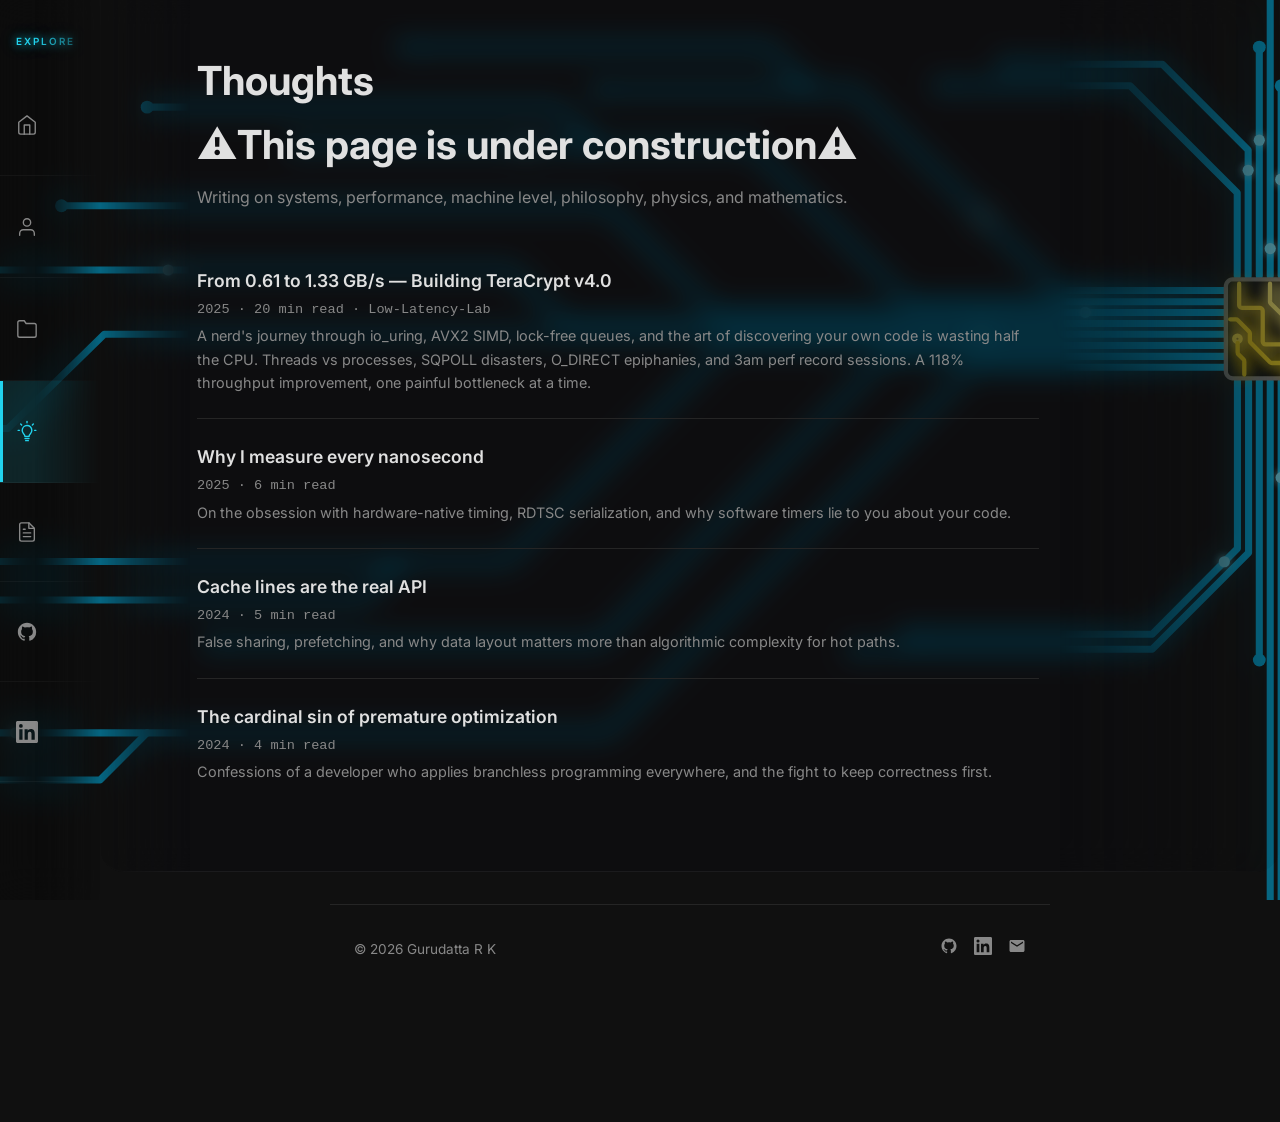
<file: thoughts.html>
<!DOCTYPE html>
<html lang="en">

<head>
  <meta charset="UTF-8">
  <meta name="viewport" content="width=device-width, initial-scale=1">
  <meta name="description"
    content="Thoughts and writing by Gurudatta R K on systems programming, performance, and low-level engineering.">
  <title>Thoughts — Gurudatta R K</title>
  <link rel="stylesheet" href="style.css">
  <link rel="icon"
    href="data:image/svg+xml,%3Csvg xmlns='http://www.w3.org/2000/svg' viewBox='0 0 100 100'%3E%3Ctext y='.9em' font-size='90'%3E%E2%9A%A1%3C/text%3E%3C/svg%3E">
</head>

<body class="has-sidenav">
  <object class="circuit-bg" data="assets/circuit.svg" type="image/svg+xml"></object>

  <nav class="sidenav a1">
    <div class="sidenav-brand">
      <span class="sidenav-brand-dot"></span>
      Explore
    </div>
    <div class="sidenav-links">
      <a href="index.html" class="sidenav-btn">
        <svg viewBox="0 0 24 24" xmlns="http://www.w3.org/2000/svg"><path d="M3 9l9-7 9 7v11a2 2 0 01-2 2H5a2 2 0 01-2-2z" stroke-linecap="round" stroke-linejoin="round"/><path d="M9 22V12h6v10" stroke-linecap="round" stroke-linejoin="round"/></svg>
        <span>Home</span>
      </a>
      <a href="about.html" class="sidenav-btn">
        <svg viewBox="0 0 24 24" xmlns="http://www.w3.org/2000/svg"><path d="M20 21v-2a4 4 0 00-4-4H8a4 4 0 00-4 4v2" stroke-linecap="round" stroke-linejoin="round"/><circle cx="12" cy="7" r="4"/></svg>
        <span>About</span>
      </a>
      <a href="projects.html" class="sidenav-btn">
        <svg viewBox="0 0 24 24" xmlns="http://www.w3.org/2000/svg"><path d="M22 19a2 2 0 01-2 2H4a2 2 0 01-2-2V5a2 2 0 012-2h5l2 3h9a2 2 0 012 2z" stroke-linecap="round" stroke-linejoin="round"/></svg>
        <span>Projects</span>
      </a>
      <a href="thoughts.html" class="sidenav-btn active">
        <svg viewBox="0 0 32 32" xmlns="http://www.w3.org/2000/svg" class="bulb"><path d="M16,7a8.36,8.36,0,0,0-8,8,8.4,8.4,0,0,0,2.29,5.7A4.56,4.56,0,0,1,12,24a1,1,0,0,0,1,1h6a1,1,0,0,0,1-1,4.46,4.46,0,0,1,1.69-3.28A7.87,7.87,0,0,0,24,15a8.17,8.17,0,0,0-2.44-5.83A7.67,7.67,0,0,0,16,7Zm4.34,12.28A6.87,6.87,0,0,0,18.09,23H13.91a7,7,0,0,0-2.2-3.71A6.41,6.41,0,0,1,10,15a6.29,6.29,0,0,1,6-6,5.63,5.63,0,0,1,4.13,1.6A6.16,6.16,0,0,1,22,15,5.93,5.93,0,0,1,20.31,19.28Z"/><path d="M19,26H13a1,1,0,0,0,0,2h6a1,1,0,0,0,0-2Z"/><path d="M18,29H14a1,1,0,0,0,0,2h4a1,1,0,0,0,0-2Z"/><path d="M16,5a1,1,0,0,0,1-1V2a1,1,0,0,0-2,0V4A1,1,0,0,0,16,5Z"/><path d="M5,14H3a1,1,0,0,0,0,2H5a1,1,0,0,0,0-2Z"/><path d="M29,14H27a1,1,0,0,0,0,2h2a1,1,0,0,0,0-2Z"/><path d="M25.9,5.1a1,1,0,0,0-1.41,0L23.07,6.51a1,1,0,0,0,0,1.42,1,1,0,0,0,.71.29,1,1,0,0,0,.71-.29L25.9,6.51A1,1,0,0,0,25.9,5.1Z"/><path d="M8.93,7.93a1,1,0,0,0,0-1.42L7.51,5.1A1,1,0,0,0,6.1,6.51L7.51,7.93a1,1,0,0,0,.71.29A1,1,0,0,0,8.93,7.93Z"/></svg>
        <span>Thoughts</span>
      </a>
    </div>
    <div class="sidenav-divider"></div>
    <div class="sidenav-links">
      <a href="Gurudatta_Resume.pdf" target="_blank" class="sidenav-btn sidenav-ext">
        <svg viewBox="0 0 24 24" xmlns="http://www.w3.org/2000/svg"><path d="M14 2H6a2 2 0 00-2 2v16a2 2 0 002 2h12a2 2 0 002-2V8z" stroke-linecap="round" stroke-linejoin="round"/><path d="M14 2v6h6M16 13H8M16 17H8M10 9H8" stroke-linecap="round" stroke-linejoin="round"/></svg>
        <span>Resume</span>
      </a>
      <a href="https://github.com/GurudattaRK" target="_blank" rel="noopener" class="sidenav-btn sidenav-ext">
        <svg viewBox="0 0 24 24" xmlns="http://www.w3.org/2000/svg" class="fill-icon"><path d="M12 2C6.477 2 2 6.484 2 12.017c0 4.425 2.865 8.18 6.839 9.504.5.092.682-.217.682-.483 0-.237-.008-.868-.013-1.703-2.782.605-3.369-1.343-3.369-1.343-.454-1.158-1.11-1.466-1.11-1.466-.908-.62.069-.608.069-.608 1.003.07 1.531 1.032 1.531 1.032.892 1.53 2.341 1.088 2.91.832.092-.647.35-1.088.636-1.338-2.22-.253-4.555-1.113-4.555-4.951 0-1.093.39-1.988 1.029-2.688-.103-.253-.446-1.272.098-2.65 0 0 .84-.27 2.75 1.026A9.564 9.564 0 0112 6.844c.85.004 1.705.115 2.504.337 1.909-1.296 2.747-1.027 2.747-1.027.546 1.379.202 2.398.1 2.651.64.7 1.028 1.595 1.028 2.688 0 3.848-2.339 4.695-4.566 4.943.359.309.678.92.678 1.855 0 1.338-.012 2.419-.012 2.747 0 .268.18.58.688.482A10.019 10.019 0 0022 12.017C22 6.484 17.522 2 12 2z"/></svg>
        <span>GitHub</span>
      </a>
      <a href="https://www.linkedin.com/in/gurudatta-r-k/" target="_blank" rel="noopener" class="sidenav-btn sidenav-ext">
        <svg viewBox="0 0 24 24" xmlns="http://www.w3.org/2000/svg" class="fill-icon"><path d="M20.447 20.452h-3.554v-5.569c0-1.328-.027-3.037-1.852-3.037-1.853 0-2.136 1.445-2.136 2.939v5.667H9.351V9h3.414v1.561h.046c.477-.9 1.637-1.85 3.37-1.85 3.601 0 4.267 2.37 4.267 5.455v6.286zM5.337 7.433a2.062 2.062 0 01-2.063-2.065 2.064 2.064 0 112.063 2.065zm1.782 13.019H3.555V9h3.564v11.452zM22.225 0H1.771C.792 0 0 .774 0 1.729v20.542C0 23.227.792 24 1.771 24h20.451C23.2 24 24 23.227 24 22.271V1.729C24 .774 23.2 0 22.222 0h.003z"/></svg>
        <span>LinkedIn</span>
      </a>
    </div>
  </nav>

  <main>
    <h1 class="page-title a1">Thoughts <br> ⚠️This page is under construction⚠️</h1>
    <p class="page-sub a2">Writing on systems, performance, machine level, philosophy, physics, and mathematics.</p>


    <ul class="post-list">
      <li class="a3">
        <a href="teracrypt-journey.html">From 0.61 to 1.33 GB/s — Building TeraCrypt v4.0</a>
        <div class="post-meta">2025 &middot; 20 min read &middot; Low-Latency-Lab</div>
        <div class="post-summary">A nerd's journey through io_uring, AVX2 SIMD, lock-free queues, and the art of
          discovering your own code is wasting half the CPU. Threads vs processes, SQPOLL disasters, O_DIRECT
          epiphanies,
          and 3am perf record sessions. A 118% throughput improvement, one painful bottleneck at a time.</div>
      </li>
      <li class="a3">
        <a href="#">Why I measure every nanosecond</a>
        <div class="post-meta">2025 &middot; 6 min read</div>
        <div class="post-summary">On the obsession with hardware-native timing, RDTSC serialization, and why software
          timers lie to you about your code.</div>
      </li>
      <li class="a4">
        <a href="#">Cache lines are the real API</a>
        <div class="post-meta">2024 &middot; 5 min read</div>
        <div class="post-summary">False sharing, prefetching, and why data layout matters more than algorithmic
          complexity for hot paths.</div>
      </li>
      <li class="a4">
        <a href="#">The cardinal sin of premature optimization</a>
        <div class="post-meta">2024 &middot; 4 min read</div>
        <div class="post-summary">Confessions of a developer who applies branchless programming everywhere, and the
          fight to keep correctness first.</div>
      </li>
    </ul>
  </main>

  <footer>
    <span>&copy; 2026 Gurudatta R K</span>
    <div class="social">
      <a href="https://github.com/GurudattaRK" target="_blank" rel="noopener" aria-label="GitHub">
        <svg>
          <use href="assets/icons.svg#github" />
        </svg>
      </a>
      <a href="https://www.linkedin.com/in/gurudatta-r-k/" target="_blank" rel="noopener" aria-label="LinkedIn">
        <svg>
          <use href="assets/icons.svg#linkedin" />
        </svg>
      </a>
      <a href="mailto:gurudatta.kondampallikar@gmail.com" aria-label="Email">
        <svg>
          <use href="assets/icons.svg#email" />
        </svg>
      </a>
    </div>
  </footer>

  <nav class="mobile-nav">
    <a href="index.html" class="mobile-nav-btn"><svg viewBox="0 0 24 24"><path d="M3 9l9-7 9 7v11a2 2 0 01-2 2H5a2 2 0 01-2-2z"/><path d="M9 22V12h6v10"/></svg><span>Home</span></a>
    <a href="about.html" class="mobile-nav-btn"><svg viewBox="0 0 24 24"><path d="M20 21v-2a4 4 0 00-4-4H8a4 4 0 00-4 4v2"/><circle cx="12" cy="7" r="4"/></svg><span>About</span></a>
    <a href="projects.html" class="mobile-nav-btn"><svg viewBox="0 0 24 24"><path d="M22 19a2 2 0 01-2 2H4a2 2 0 01-2-2V5a2 2 0 012-2h5l2 3h9a2 2 0 012 2z"/></svg><span>Projects</span></a>
    <a href="thoughts.html" class="mobile-nav-btn active"><svg viewBox="0 0 24 24"><path d="M12 20h9"/><path d="M16.5 3.5a2.121 2.121 0 013 3L7 19l-4 1 1-4L16.5 3.5z"/></svg><span>Thoughts</span></a>
    <a href="https://github.com/GurudattaRK" target="_blank" rel="noopener" class="mobile-nav-btn"><svg viewBox="0 0 24 24" class="fill-icon"><path d="M12 2C6.477 2 2 6.484 2 12.017c0 4.425 2.865 8.18 6.839 9.504.5.092.682-.217.682-.483 0-.237-.008-.868-.013-1.703-2.782.605-3.369-1.343-3.369-1.343-.454-1.158-1.11-1.466-1.11-1.466-.908-.62.069-.608.069-.608 1.003.07 1.531 1.032 1.531 1.032.892 1.53 2.341 1.088 2.91.832.092-.647.35-1.088.636-1.338-2.22-.253-4.555-1.113-4.555-4.951 0-1.093.39-1.988 1.029-2.688-.103-.253-.446-1.272.098-2.65 0 0 .84-.27 2.75 1.026A9.564 9.564 0 0112 6.844c.85.004 1.705.115 2.504.337 1.909-1.296 2.747-1.027 2.747-1.027.546 1.379.202 2.398.1 2.651.64.7 1.028 1.595 1.028 2.688 0 3.848-2.339 4.695-4.566 4.943.359.309.678.92.678 1.855 0 1.338-.012 2.419-.012 2.747 0 .268.18.58.688.482A10.019 10.019 0 0022 12.017C22 6.484 17.522 2 12 2z"/></svg><span>GitHub</span></a>
  </nav>
</body>

</html>
</file>
<file: style.css>
@import url('https://fonts.googleapis.com/css2?family=Inter:ital,opsz,wght@0,14..32,300..900;1,14..32,300..900&display=swap');

:root {
  --bg: #101010;
  --surface: #181818;
  --border: #252525;
  --text: #e0e0e0;
  --muted: #888888;
  --accent: #22d3ee;
  --accent-dim: rgba(34,211,238,0.12);
  --linkedin: #0a66c2;
  --font-body: 'Inter',-apple-system,BlinkMacSystemFont,'Segoe UI','Helvetica Neue',Arial,sans-serif;
  --font-mono: 'SF Mono','Fira Code','JetBrains Mono','Cascadia Code','Courier New',monospace;
  --r: 8px;
  --s: 1.5rem;
  --mw: 720px;
  --sidenav-w: 210px;
  --sidenav-collapsed: 100px;
}

*{margin:0;padding:0;box-sizing:border-box}
html{scroll-behavior:smooth}
body{font-family:var(--font-body);background:var(--bg);color:var(--text);line-height:1.6;-webkit-font-smoothing:antialiased}

@keyframes fadeUp{from{opacity:0;transform:translateY(20px)}to{opacity:1;transform:translateY(0)}}
@keyframes draw{to{stroke-dashoffset:0}}
@keyframes float{0%,100%{transform:translateY(0)}50%{transform:translateY(-8px)}}
@keyframes pulse{0%,100%{opacity:1}50%{opacity:.6}}
@keyframes gradientShift{0%{background-position:0% 50%}50%{background-position:100% 50%}100%{background-position:0% 50%}}
@keyframes traceDot{to{stroke-dashoffset:-3000}}
@keyframes traceDotSlow{from{stroke-dashoffset:18}to{stroke-dashoffset:-9999}}
@keyframes waveLoop{0%{stroke-dashoffset:4000}50%{stroke-dashoffset:0}100%{stroke-dashoffset:-4000}}

.a1{animation:fadeUp .6s ease both}
.a2{animation:fadeUp .6s ease .15s both}
.a3{animation:fadeUp .6s ease .3s both}
.a4{animation:fadeUp .6s ease .45s both}

/* ==========================================================================
   SIDE NAVIGATION
   ========================================================================== */
.sidenav {
  position: fixed;
  top: 0;
  left: 0;
  width: var(--sidenav-collapsed);
  height: 100vh;
  overflow: hidden;
  transition: width 0.28s cubic-bezier(0.4,0,0.2,1);
  background: rgba(8,8,8,0.50);
  backdrop-filter: blur(18px) saturate(140%);
  -webkit-backdrop-filter: blur(18px) saturate(140%);
  display: flex;
  flex-direction: column;
  padding: 1.75rem 0 1.5rem;
  z-index: 200;
  gap: 0;
  mask: linear-gradient(to right, black 35%, transparent 100%);
  -webkit-mask: linear-gradient(to right, black 35%, transparent 100%);
}

.sidenav-brand {
  font-family: var(--font-body);
  font-size: 0.62rem;
  font-weight: 600;
  color: var(--accent);
  text-shadow: 0 0 10px var(--accent), 0 0 20px rgba(34,211,238,0.4);
  letter-spacing: 0.20em;
  text-transform: uppercase;
  padding: 0.4rem 1rem 1.5rem;
  display: flex;
  align-items: center;
  gap: 0.5rem;
}

.sidenav-brand-dot {
  display: none;
  width: 6px;
  height: 6px;
  background: var(--accent);
  border-radius: 50%;
  flex-shrink: 0;
  box-shadow: 0 0 8px var(--accent);
}

.sidenav-links {
  display: flex;
  flex-direction: column;
  gap: 0;
}


.sidenav-btn {
  display: flex;
  align-items: center;
  gap: 0.8rem;
  padding: 2.4rem 1rem;
  border-radius: 0;
  color: var(--muted);
  text-decoration: none;
  font-weight: 500;
  font-size: 0.95rem;
  transition: background 0.18s ease, color 0.18s ease, box-shadow 0.18s ease;
  border: none;
  border-bottom: 1px solid rgba(255,255,255,0.04);
  position: relative;
  overflow: hidden;
  -webkit-tap-highlight-color: transparent;
}

.sidenav-btn svg {
  width: 22px;
  height: 22px;
  fill: none;
  stroke: currentColor;
  stroke-width: 1.5;
  flex-shrink: 0;
  transition: stroke 0.18s ease;
}

.sidenav-btn svg.fill-icon {
  fill: currentColor;
  stroke: none;
}

.sidenav-btn svg.bulb {
  fill: currentColor;
  stroke: none;
}

.sidenav-btn:hover {
  background: rgba(255,255,255,0.06);
  color: var(--text);
}

.sidenav-btn.active {
  background: var(--accent-dim);
  color: var(--accent);
  box-shadow: inset 3px 0 0 var(--accent);
}

.sidenav-btn.active svg {
  stroke: var(--accent);
}

.sidenav-btn.active svg.fill-icon,
.sidenav-btn.active svg.bulb {
  stroke: none;
}

.sidenav-btn:active {
  background: rgba(34,211,238,0.10);
}

/* CSS-only click ripple */
.sidenav-btn::after {
  content: '';
  position: absolute;
  inset: 0;
  background: radial-gradient(circle at 50% 50%, rgba(34,211,238,0.18) 0%, transparent 65%);
  opacity: 0;
  transform: scale(0.4);
  transition: opacity 0.35s ease, transform 0.35s ease;
  pointer-events: none;
}

.sidenav-btn:active::after {
  opacity: 1;
  transform: scale(1);
  transition: none;
}

.sidenav-ext {
  font-size: 0.85rem;
}

/* ==========================================================================
   LAYOUT — pages with sidenav
   ========================================================================== */
body.has-sidenav {
  padding-left: var(--sidenav-collapsed);
}
.sidenav:hover{width:var(--sidenav-w)}
.sidenav-btn span{opacity:0;max-width:0;overflow:hidden;white-space:nowrap;transition:opacity 0.15s,max-width 0.22s}
.sidenav:hover .sidenav-btn span{opacity:1;max-width:200px}

main{max-width:1300px;margin:-8rem auto 2rem auto;padding:11rem 15rem 4rem 6rem;background:rgba(12,12,16,0.45);backdrop-filter:blur(14px) saturate(130%);-webkit-backdrop-filter:blur(14px) saturate(130%);border-radius:0 0 24px 24px;border:1px solid rgba(255,255,255,0.06);position:relative;mask:linear-gradient(to right,transparent 0px,black 90px,black calc(100% - 220px),transparent);-webkit-mask:linear-gradient(to right,transparent 0px,black 90px,black calc(100% - 220px),transparent)}

/* ==========================================================================
   HERO
   ========================================================================== */
.hero{min-height:80vh;display:flex;flex-direction:column;justify-content:center;align-items:stretch;position:relative;overflow:hidden;padding-top:1rem}
.hi{font-size:clamp(1.05rem,2.2vw,4rem);color:var(--accent);margin-bottom:.4rem;letter-spacing:.02em;font-weight:500;text-align:justify;padding-left:16%}
.hero h1{font-size:clamp(3.2rem,5.5vw,5.5rem);font-weight:800;letter-spacing:-.04em;line-height:1.0;margin-bottom:.7rem;white-space:nowrap;text-align:center}
.hero .tagline{font-size:clamp(1.05rem,2.2vw,1.4rem);color:var(--muted);margin-bottom:1.5rem;font-weight:500;text-align:center;padding-left:6%}
.tagline .norm{color:var(--muted);font-weight:400}
.tagline .bold{color:var(--text);font-weight:700}

.email-row{display:flex;align-items:center;justify-content:center;gap:.5rem;margin-top:2rem;color:var(--muted);font-size:.9rem}
.email-row a{color:var(--accent);text-decoration:none;transition:opacity .2s ease}
.email-row a:hover{opacity:.8}
.email-row svg{width:18px;height:18px;fill:currentColor}
.tagline-right{text-align:right}
.hero-bio{color:var(--muted);max-width:680px;font-size:.95rem;line-height:1.7;text-align:center;margin:0 auto 1.5rem}
.hero-contact{display:flex;flex-direction:column;align-items:center;gap:.65rem;margin-top:1.5rem}
.hero-contact-item{display:flex;align-items:center;gap:.5rem;color:var(--muted);font-size:.9rem}
.hero-contact-item svg{width:16px;height:16px;fill:none;stroke:currentColor;stroke-width:1.5;flex-shrink:0}
.hero-contact-item svg.fill-icon{fill:currentColor;stroke:none}
.hero-contact-item a{color:var(--accent);text-decoration:none;transition:opacity .2s}
.hero-contact-item a:hover{opacity:.8}
.email-select{color:var(--accent);user-select:all;cursor:text}
.hero-resume-btn{cursor:pointer;pointer-events:all;display:inline-flex;align-items:center;gap:.4rem;margin-top:.5rem;padding:.5rem 1.2rem;background:rgba(34,211,238,0.08);border:1px solid var(--accent-dim);border-radius:6px;color:var(--accent);text-decoration:none;font-size:.85rem;font-weight:600;letter-spacing:.04em;transition:background .18s,border-color .18s}
.hero-resume-btn:hover{background:rgba(34,211,238,0.15);border-color:var(--accent)}
.hero-resume-btn svg{width:15px;height:15px;fill:none;stroke:currentColor;stroke-width:1.5;stroke-linecap:round;stroke-linejoin:round;flex-shrink:0}

/* ==========================================================================
   SQUIRCLE GRID (kept for possible reuse)
   ========================================================================== */
.squircle-grid{display:grid;grid-template-columns:repeat(3,1fr);gap:1rem;margin:2rem 0;max-width:480px;width:100%}
.squircle{display:flex;flex-direction:column;align-items:center;justify-content:center;gap:.5rem;padding:1.5rem 1rem;background:var(--surface);border:1px solid var(--border);border-radius:20px;text-decoration:none;color:var(--text);transition:transform .2s ease,border-color .2s ease,box-shadow .2s ease;position:relative;overflow:hidden;-webkit-tap-highlight-color:transparent}
.squircle:hover{transform:translateY(-4px);border-color:var(--accent);box-shadow:0 0 28px var(--accent-dim)}
.squircle:active{transform:scale(0.95);border-color:var(--accent)}
.squircle::after{content:'';position:absolute;inset:0;background:radial-gradient(circle at 50% 50%,rgba(34,211,238,.15) 0%,transparent 65%);opacity:0;transform:scale(0.4);transition:opacity .35s ease,transform .35s ease;pointer-events:none}
.squircle:active::after{opacity:1;transform:scale(1);transition:none}
.squircle svg{width:28px;height:28px;fill:none;stroke:var(--accent);stroke-width:1.5}
.squircle svg.bulb{fill:var(--accent);stroke:none}
.squircle span{font-size:.8rem;font-weight:500}
.linkedin-blue{color:var(--linkedin)!important}
.linkedin-blue:hover{color:#4691d4!important}

/* ==========================================================================
   FOOTER
   ========================================================================== */
footer{max-width:var(--mw);margin:0 auto;padding:2rem var(--s);border-top:1px solid var(--border);display:flex;justify-content:space-between;align-items:center;color:var(--muted);font-size:.85rem}
footer .social{display:flex;gap:1rem}
footer .social a{color:var(--muted);transition:color .2s ease}
footer .social a:hover{color:var(--accent)}
footer svg{width:18px;height:18px;fill:currentColor}

/* ==========================================================================
   CIRCUIT BACKGROUND — flipped to right
   ========================================================================== */
.circuit-bg{position:fixed;top:0;left:0;width:100%;height:100%;pointer-events:none;z-index:-1;opacity:.52;transform:scaleX(-1)}

/* ==========================================================================
   CARDS
   ========================================================================== */
.card{background:var(--surface);border:1px solid var(--border);border-radius:var(--r);padding:1.5rem;transition:transform .2s ease,box-shadow .2s ease,border-color .2s ease;cursor:pointer}
.card:hover{transform:translateY(-4px);border-color:var(--accent);box-shadow:0 12px 40px rgba(34,211,238,.08)}
.card:active{transform:scale(0.99)}
.card h2{font-size:1.25rem;font-weight:600;margin-bottom:.5rem}
.card p{color:var(--muted);font-size:.9rem;margin-bottom:1rem}
.tags{display:flex;gap:.5rem;flex-wrap:wrap}
.tag{font-family:var(--font-mono);font-size:.75rem;background:rgba(34,211,238,.08);color:var(--accent);padding:.25rem .5rem;border-radius:4px}

/* ==========================================================================
   POST LIST
   ========================================================================== */
.post-list{list-style:none}
.post-list li{padding:1.5rem 0;border-bottom:1px solid var(--border);position:relative;cursor:pointer;transition:background .18s ease}
.post-list li:hover{background:rgba(255,255,255,0.03)}
.post-list li:last-child{border-bottom:none}
.post-list a{color:var(--text);text-decoration:none;font-weight:600;font-size:1.1rem;display:block;margin-bottom:.25rem;transition:color .2s}
.post-list a:hover{color:var(--accent)}
.post-list a::after{content:'';position:absolute;inset:0}
.post-meta{color:var(--muted);font-size:.85rem;font-family:var(--font-mono)}
.post-summary{color:var(--muted);font-size:.9rem;margin-top:.25rem}

/* ==========================================================================
   PAGE TITLES & INNER PAGE CONTENT
   ========================================================================== */
.page-title{font-size:clamp(1.75rem,4vw,2.5rem);font-weight:700;margin-bottom:.5rem}
.page-sub{color:var(--muted);margin-bottom:2rem}

.skills{display:grid;gap:1.5rem}
.skill-group h3{font-size:1rem;font-weight:600;margin-bottom:.5rem;color:var(--accent)}
.skill-group ul{list-style:none;display:flex;gap:.5rem;flex-wrap:wrap}
.skill-group li{font-family:var(--font-mono);font-size:.8rem;color:var(--muted)}

.exp-item{margin-bottom:1.5rem}
.exp-item h4{font-weight:600;margin-bottom:.25rem}
.exp-item .exp-meta{color:var(--muted);font-size:.85rem;font-family:var(--font-mono);margin-bottom:.5rem}
.exp-item p{color:var(--muted);font-size:.9rem}

.contact-links{display:flex;gap:1.5rem;flex-wrap:wrap;margin-top:1rem}
.contact-links a{display:flex;align-items:center;gap:.5rem;color:var(--text);text-decoration:none;transition:color .2s}
.contact-links a:hover{color:var(--accent)}
.contact-links svg{width:18px;height:18px;fill:currentColor}

/* ==========================================================================
   BLOG POST STYLES
   ========================================================================== */
.blog-header{margin-bottom:2.5rem}
.blog-meta{color:var(--muted);font-size:.85rem;font-family:var(--font-mono);margin-bottom:.5rem}
.blog-title{font-size:clamp(1.5rem,3.5vw,2.25rem);font-weight:700;letter-spacing:-.02em;line-height:1.2;margin-bottom:.75rem}
.blog-subtitle{color:var(--muted);font-size:1rem;margin-bottom:1rem}
.blog-tags{display:flex;gap:.5rem;flex-wrap:wrap;margin-top:.75rem}

.blog-body{font-size:1rem;line-height:1.8;color:var(--text)}
.blog-body h2{font-size:1.4rem;font-weight:700;margin:2.5rem 0 1rem;color:var(--text);letter-spacing:-.01em}
.blog-body h3{font-size:1.1rem;font-weight:600;margin:2rem 0 .75rem;color:var(--accent)}
.blog-body p{margin-bottom:1.25rem;color:var(--text)}
.blog-body code{font-family:var(--font-mono);font-size:.85em;background:var(--surface);padding:.15em .4em;border-radius:4px;color:var(--accent);border:1px solid var(--border)}
.blog-body pre{background:var(--surface);border:1px solid var(--border);border-radius:var(--r);padding:1rem 1.25rem;overflow-x:auto;margin:1.5rem 0;font-family:var(--font-mono);font-size:.83rem;line-height:1.55}
.blog-body pre code{background:none;border:none;padding:0;color:var(--text)}
.blog-body .callout{background:var(--surface);border-left:3px solid var(--accent);padding:1rem 1.25rem;border-radius:0 var(--r) var(--r) 0;margin:1.5rem 0}
.blog-body .callout-title{font-weight:600;color:var(--accent);margin-bottom:.5rem;font-size:.85rem;font-family:var(--font-mono);text-transform:uppercase;letter-spacing:.05em}
.blog-body .benchmark{background:var(--surface);border:1px solid var(--border);border-radius:var(--r);padding:1.25rem;margin:1.5rem 0}
.blog-body .benchmark-title{font-weight:600;color:var(--accent);margin-bottom:.75rem;font-family:var(--font-mono);font-size:.8rem;text-transform:uppercase;letter-spacing:.05em}
.blog-body .bench-row{display:flex;justify-content:space-between;align-items:center;padding:.45rem 0;border-bottom:1px solid var(--border);font-family:var(--font-mono);font-size:.83rem}
.blog-body .bench-row:last-child{border-bottom:none}
.blog-body .bench-label{color:var(--muted)}
.blog-body .bench-value{color:var(--text);font-weight:600}
.blog-body .bench-delta{font-size:.78rem;margin-left:.5rem}
.blog-body .bench-up{color:#4ade80}
.blog-body .bench-down{color:#f87171}
.blog-body .nerd-note{font-size:.9rem;color:var(--muted);font-style:italic;border-left:2px solid var(--border);padding-left:1rem;margin:1.5rem 0}
.blog-body strong{color:var(--text);font-weight:600}
.blog-body em{color:var(--accent);font-style:italic}
.blog-body ul{margin:1rem 0 1.25rem 1.5rem}
.blog-body li{margin-bottom:.5rem;color:var(--text)}
.blog-body .section-break{text-align:center;color:var(--border);margin:2.5rem 0;letter-spacing:.5rem;font-size:1.5rem;user-select:none}
.blog-body a{color:var(--accent);text-decoration:none;border-bottom:1px solid var(--accent-dim);transition:border-color .2s}
.blog-body a:hover{border-bottom-color:var(--accent)}
.blog-body .timeline-step{display:flex;gap:1rem;margin:1rem 0;align-items:flex-start}
.blog-body .timeline-num{font-family:var(--font-mono);font-size:.8rem;color:var(--accent);min-width:2rem;text-align:right;padding-top:.15rem}
.blog-body .timeline-content{flex:1}

/* ==========================================================================
   RESPONSIVE
   ========================================================================== */
.mobile-nav{display:none}

@media(max-width:768px){
  :root{--sidenav-w:0px}
  .sidenav{display:none}
  body{padding-bottom:66px}
  body.has-sidenav{padding-left:0}
  main{max-width:100%;margin:0;padding:2rem 1.25rem 3rem;border-radius:0;border-left:none;border-right:none;mask:none;-webkit-mask:none}
  .hero{min-height:65vh;padding-top:2rem}
  .hero h1{font-size:clamp(1.8rem,9vw,2.8rem);white-space:normal;letter-spacing:-0.02em}
  .hero .tagline{font-size:clamp(0.9rem,3.5vw,1.1rem)}
  footer{flex-direction:column;gap:1rem;text-align:center}
  .mobile-nav{display:flex;position:fixed;bottom:0;left:0;right:0;height:64px;background:rgba(6,6,8,0.85);backdrop-filter:blur(24px) saturate(160%);-webkit-backdrop-filter:blur(24px) saturate(160%);border-top:1px solid rgba(255,255,255,0.08);z-index:300;align-items:stretch;mask:none;-webkit-mask:none}
  .mobile-nav-btn{flex:1;display:flex;flex-direction:column;align-items:center;justify-content:center;gap:4px;color:var(--muted);text-decoration:none;font-size:0.58rem;font-weight:600;letter-spacing:0.05em;text-transform:uppercase;transition:color 0.18s,background 0.18s;border-right:1px solid rgba(255,255,255,0.04);-webkit-tap-highlight-color:transparent}
  .mobile-nav-btn:last-child{border-right:none}
  .mobile-nav-btn svg{width:22px;height:22px;fill:none;stroke:currentColor;stroke-width:1.5;stroke-linecap:round;stroke-linejoin:round;flex-shrink:0}
  .mobile-nav-btn svg.fill-icon{fill:currentColor;stroke:none}
  .mobile-nav-btn.active{color:var(--accent)}
  .mobile-nav-btn.active svg{filter:drop-shadow(0 0 5px rgba(34,211,238,0.55))}
  .mobile-nav-btn:active{background:rgba(255,255,255,0.06)}
}

/* ==========================================================================
   VIEW TRANSITIONS — premium fade + scale
   ========================================================================== */
@view-transition {
  navigation: auto;
}

@media (prefers-reduced-motion: no-preference) {
  main {
    view-transition-name: page-content;
  }

  ::view-transition-group(page-content) {
    animation-duration: 0.38s;
    animation-timing-function: cubic-bezier(0.4, 0, 0.2, 1);
  }

  ::view-transition-old(page-content) {
    animation-name: vt-fade-out;
  }

  ::view-transition-new(page-content) {
    animation-name: vt-fade-in;
  }

  @keyframes vt-fade-out {
    from { opacity: 1; transform: scale(1) translateY(0); }
    to   { opacity: 0; transform: scale(0.97) translateY(-10px); }
  }

  @keyframes vt-fade-in {
    from { opacity: 0; transform: scale(0.97) translateY(12px); }
    to   { opacity: 1; transform: scale(1) translateY(0); }
  }
}
</file>
